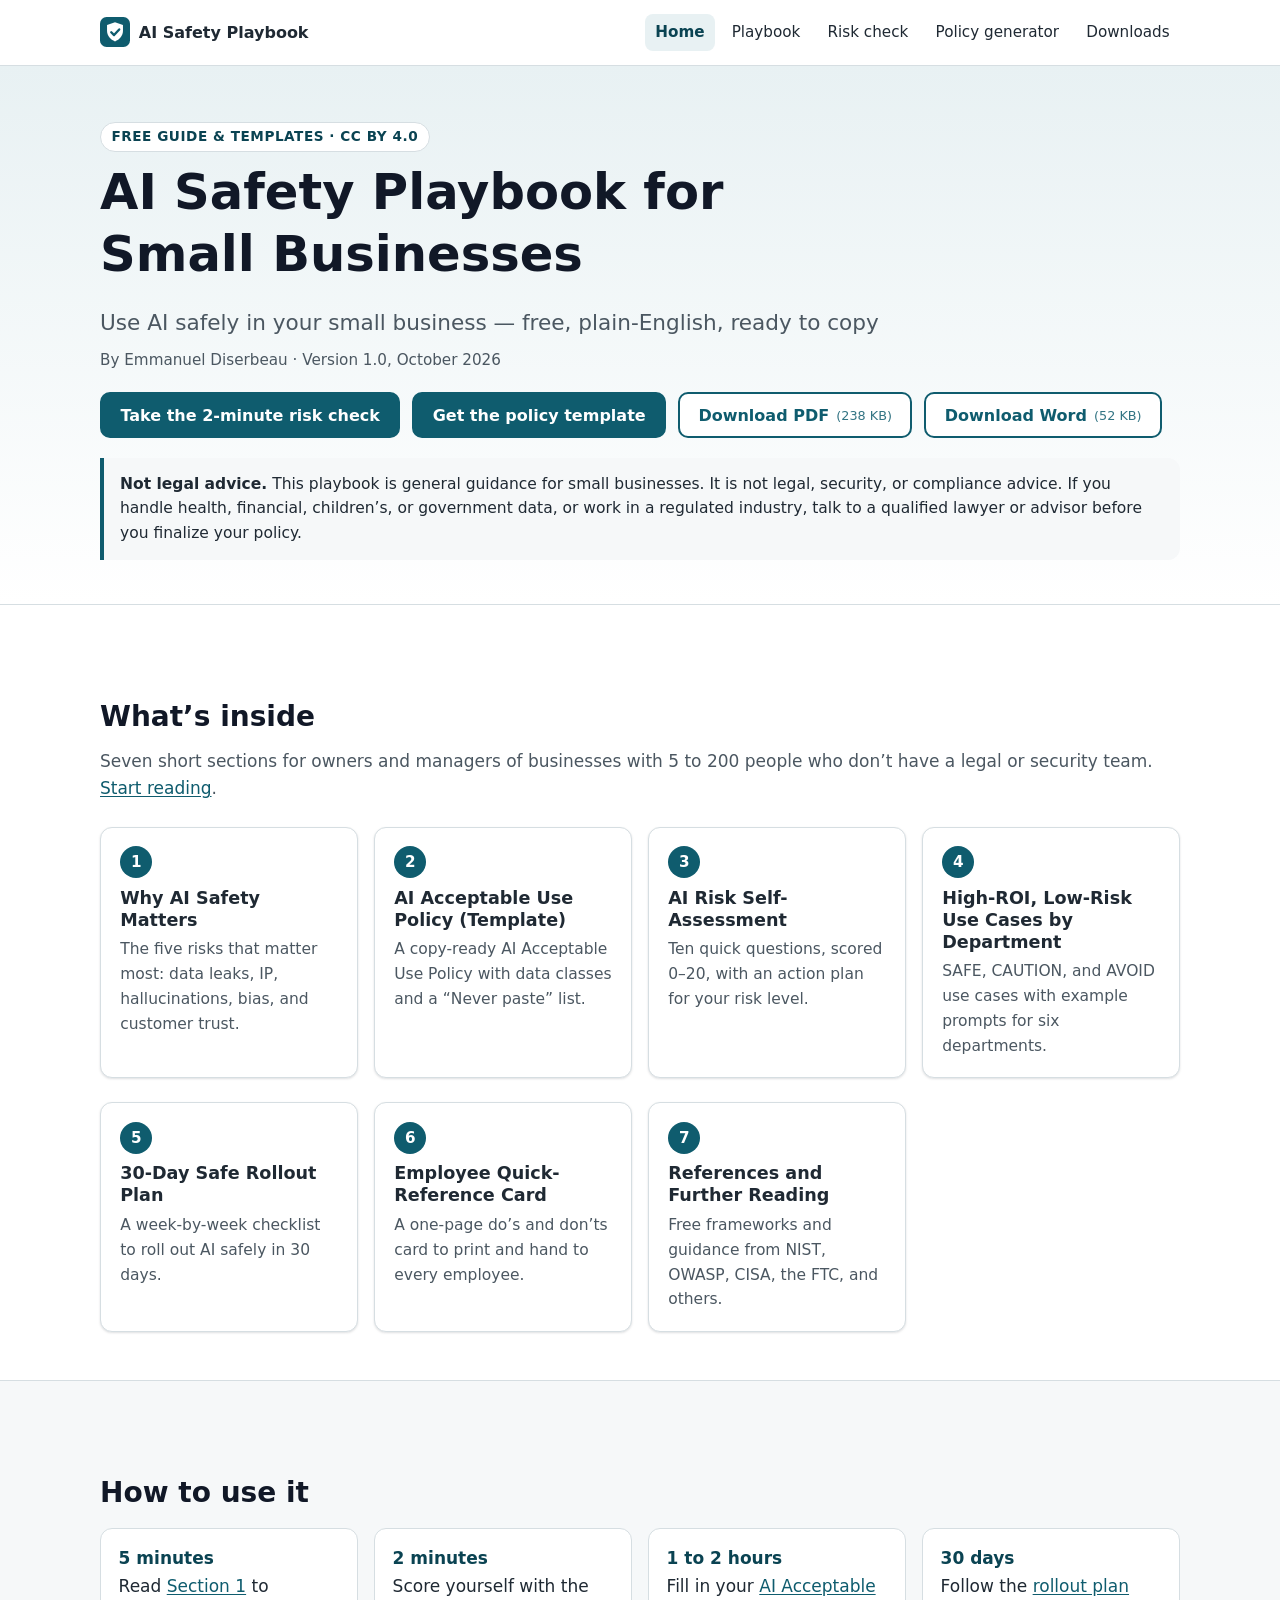
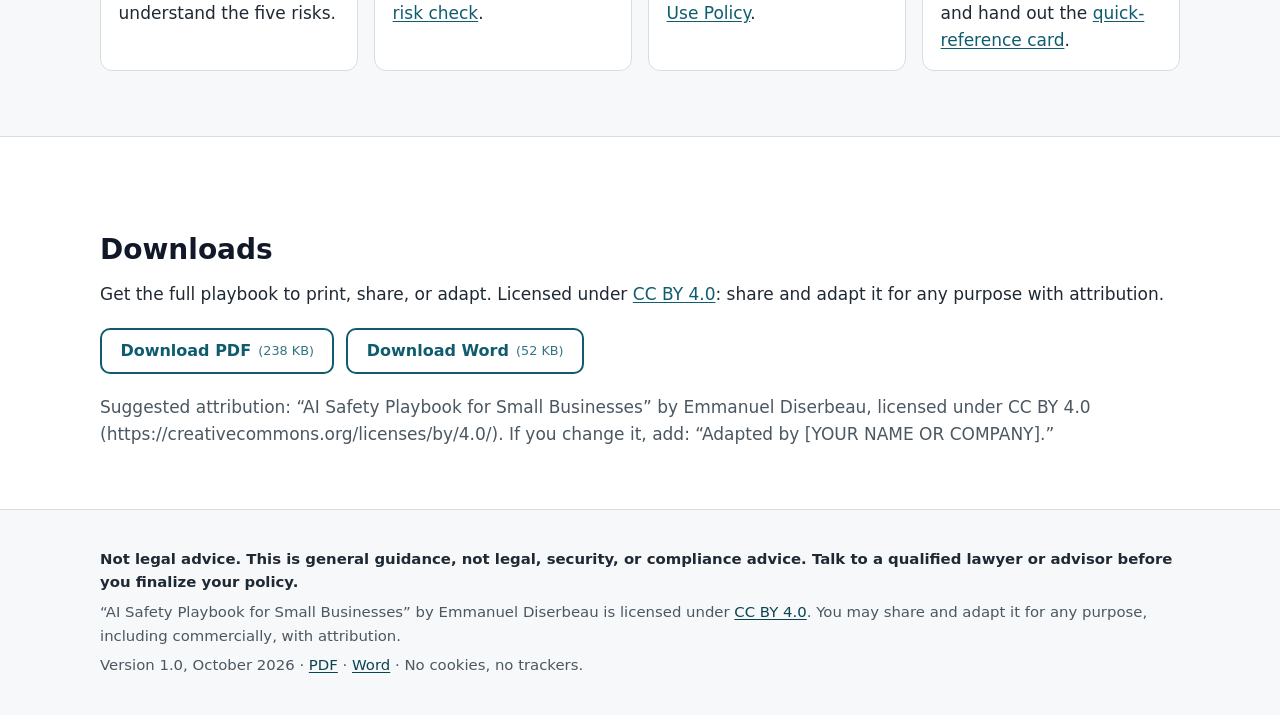
<file: index.html>
<!doctype html>
<html lang="en">
<head>
<meta charset="utf-8">
<meta name="viewport" content="width=device-width, initial-scale=1">
<title>AI Safety Playbook for Small Businesses</title>
<meta name="description" content="Use AI safely in your small business — free, plain-English, ready to copy. A guide, risk check, and AI policy template by Emmanuel Diserbeau.">
<meta name="author" content="Emmanuel Diserbeau">
<meta name="theme-color" content="#0F5C6E">
<meta name="referrer" content="no-referrer">
<meta http-equiv="Content-Security-Policy" content="default-src 'self'; img-src 'self' data:; style-src 'self'; script-src 'self'; connect-src 'none'; form-action 'none'; base-uri 'self'">
<link rel="icon" href="assets/favicon.svg" type="image/svg+xml">
<link rel="stylesheet" href="css/style.css">
<meta property="og:type" content="website">
<meta property="og:site_name" content="AI Safety Playbook for Small Businesses">
<meta property="og:title" content="AI Safety Playbook for Small Businesses">
<meta property="og:description" content="Use AI safely in your small business — free, plain-English, ready to copy. A guide, risk check, and AI policy template by Emmanuel Diserbeau.">
<meta property="og:image" content="https://venividivicila.github.io/ai-safety-playbook/assets/og-image.png">
<meta property="og:image:width" content="1200">
<meta property="og:image:height" content="630">
<meta property="og:image:alt" content="AI Safety Playbook for Small Businesses, by Emmanuel Diserbeau">
<meta name="twitter:card" content="summary_large_image">
<link rel="canonical" href="https://venividivicila.github.io/ai-safety-playbook/index.html">
<meta property="og:url" content="https://venividivicila.github.io/ai-safety-playbook/index.html">
</head>
<body class="">
<a class="skip-link" href="#main">Skip to main content</a>
<header class="site-header">
<div class="container">
<a class="brand" href="index.html"><img src="assets/favicon.svg" alt="" width="30" height="30"><span>AI Safety Playbook</span></a>
<nav class="site-nav" aria-label="Main">
<ul>
<li><a href="index.html" aria-current="page">Home</a></li>
<li><a href="playbook.html">Playbook</a></li>
<li><a href="assessment.html">Risk check</a></li>
<li><a href="policy.html">Policy generator</a></li>
<li><a href="index.html#downloads">Downloads</a></li>
</ul>
</nav>
</div>
</header>
<main id="main" tabindex="-1">

<section class="hero">
<div class="container">
<span class="eyebrow">Free guide &amp; templates · CC BY 4.0</span>
<h1>AI Safety Playbook for Small Businesses</h1>
<p class="lead">Use AI safely in your small business — free, plain-English, ready to copy</p>
<p class="byline">By Emmanuel Diserbeau · Version 1.0, October 2026</p>
<div class="btn-row">
<a class="btn" href="assessment.html">Take the 2-minute risk check</a>
<a class="btn" href="policy.html">Get the policy template</a>
<a class="btn secondary" href="downloads/AI_Safety_Playbook.pdf" download>Download PDF <small>(238 KB)</small></a>
<a class="btn secondary" href="downloads/AI_Safety_Playbook.docx" download>Download Word <small>(52 KB)</small></a>
</div>
<div class="notice"><p><strong>Not legal advice.</strong> This playbook is general guidance for small businesses. It is not legal, security, or compliance advice. If you handle health, financial, children’s, or government data, or work in a regulated industry, talk to a qualified lawyer or advisor before you finalize your policy.</p></div>
</div>
</section>
<section class="section-block" aria-labelledby="inside-h">
<div class="container">
<h2 id="inside-h">What’s inside</h2>
<p class="muted">Seven short sections for owners and managers of businesses with 5 to 200 people who don’t have a legal or security team. <a href="playbook.html">Start reading</a>.</p>
<ol class="cards">
<li class="card"><span class="num" aria-hidden="true">1</span><h3><a href="why-ai-safety-matters.html">Why AI Safety Matters</a></h3><p>The five risks that matter most: data leaks, IP, hallucinations, bias, and customer trust.</p></li>
<li class="card"><span class="num" aria-hidden="true">2</span><h3><a href="acceptable-use-policy-template.html">AI Acceptable Use Policy (Template)</a></h3><p>A copy-ready AI Acceptable Use Policy with data classes and a “Never paste” list.</p></li>
<li class="card"><span class="num" aria-hidden="true">3</span><h3><a href="risk-self-assessment.html">AI Risk Self-Assessment</a></h3><p>Ten quick questions, scored 0–20, with an action plan for your risk level.</p></li>
<li class="card"><span class="num" aria-hidden="true">4</span><h3><a href="use-cases-by-department.html">High-ROI, Low-Risk Use Cases by Department</a></h3><p>SAFE, CAUTION, and AVOID use cases with example prompts for six departments.</p></li>
<li class="card"><span class="num" aria-hidden="true">5</span><h3><a href="30-day-rollout-plan.html">30-Day Safe Rollout Plan</a></h3><p>A week-by-week checklist to roll out AI safely in 30 days.</p></li>
<li class="card"><span class="num" aria-hidden="true">6</span><h3><a href="employee-quick-reference.html">Employee Quick-Reference Card</a></h3><p>A one-page do’s and don’ts card to print and hand to every employee.</p></li>
<li class="card"><span class="num" aria-hidden="true">7</span><h3><a href="references.html">References and Further Reading</a></h3><p>Free frameworks and guidance from NIST, OWASP, CISA, the FTC, and others.</p></li>
</ol>
</div>
</section>
<section class="section-block alt" aria-labelledby="how-h">
<div class="container">
<h2 id="how-h">How to use it</h2>
<ul class="features">
<li><strong>5 minutes</strong>Read <a href="why-ai-safety-matters.html">Section 1</a> to understand the five risks.</li>
<li><strong>2 minutes</strong>Score yourself with the <a href="assessment.html">risk check</a>.</li>
<li><strong>1 to 2 hours</strong>Fill in your <a href="policy.html">AI Acceptable Use Policy</a>.</li>
<li><strong>30 days</strong>Follow the <a href="30-day-rollout-plan.html">rollout plan</a> and hand out the <a href="employee-quick-reference.html">quick-reference card</a>.</li>
</ul>
</div>
</section>
<section class="section-block" id="downloads" aria-labelledby="dl-h">
<div class="container">
<h2 id="dl-h">Downloads</h2>
<p>Get the full playbook to print, share, or adapt. Licensed under <a href="https://creativecommons.org/licenses/by/4.0/" rel="license noopener">CC BY 4.0</a>: share and adapt it for any purpose with attribution.</p>
<div class="btn-row">
<a class="btn secondary" href="downloads/AI_Safety_Playbook.pdf" download>Download PDF <small>(238 KB)</small></a>
<a class="btn secondary" href="downloads/AI_Safety_Playbook.docx" download>Download Word <small>(52 KB)</small></a>
</div>
<p class="muted">Suggested attribution: “AI Safety Playbook for Small Businesses” by Emmanuel Diserbeau, licensed under CC BY 4.0 (https://creativecommons.org/licenses/by/4.0/). If you change it, add: “Adapted by [YOUR NAME OR COMPANY].”</p>
</div>
</section>

</main>
<footer class="site-footer">
<div class="container">
<p class="legal">Not legal advice. This is general guidance, not legal, security, or compliance advice. Talk to a qualified lawyer or advisor before you finalize your policy.</p>
<p>“AI Safety Playbook for Small Businesses” by Emmanuel Diserbeau is licensed under <a href="https://creativecommons.org/licenses/by/4.0/" rel="license noopener">CC BY 4.0</a>. You may share and adapt it for any purpose, including commercially, with attribution.</p>
<p>Version 1.0, October 2026 · <a href="downloads/AI_Safety_Playbook.pdf">PDF</a> · <a href="downloads/AI_Safety_Playbook.docx">Word</a> · No cookies, no trackers.</p>
</div>
</footer>

</body>
</html>
</file>
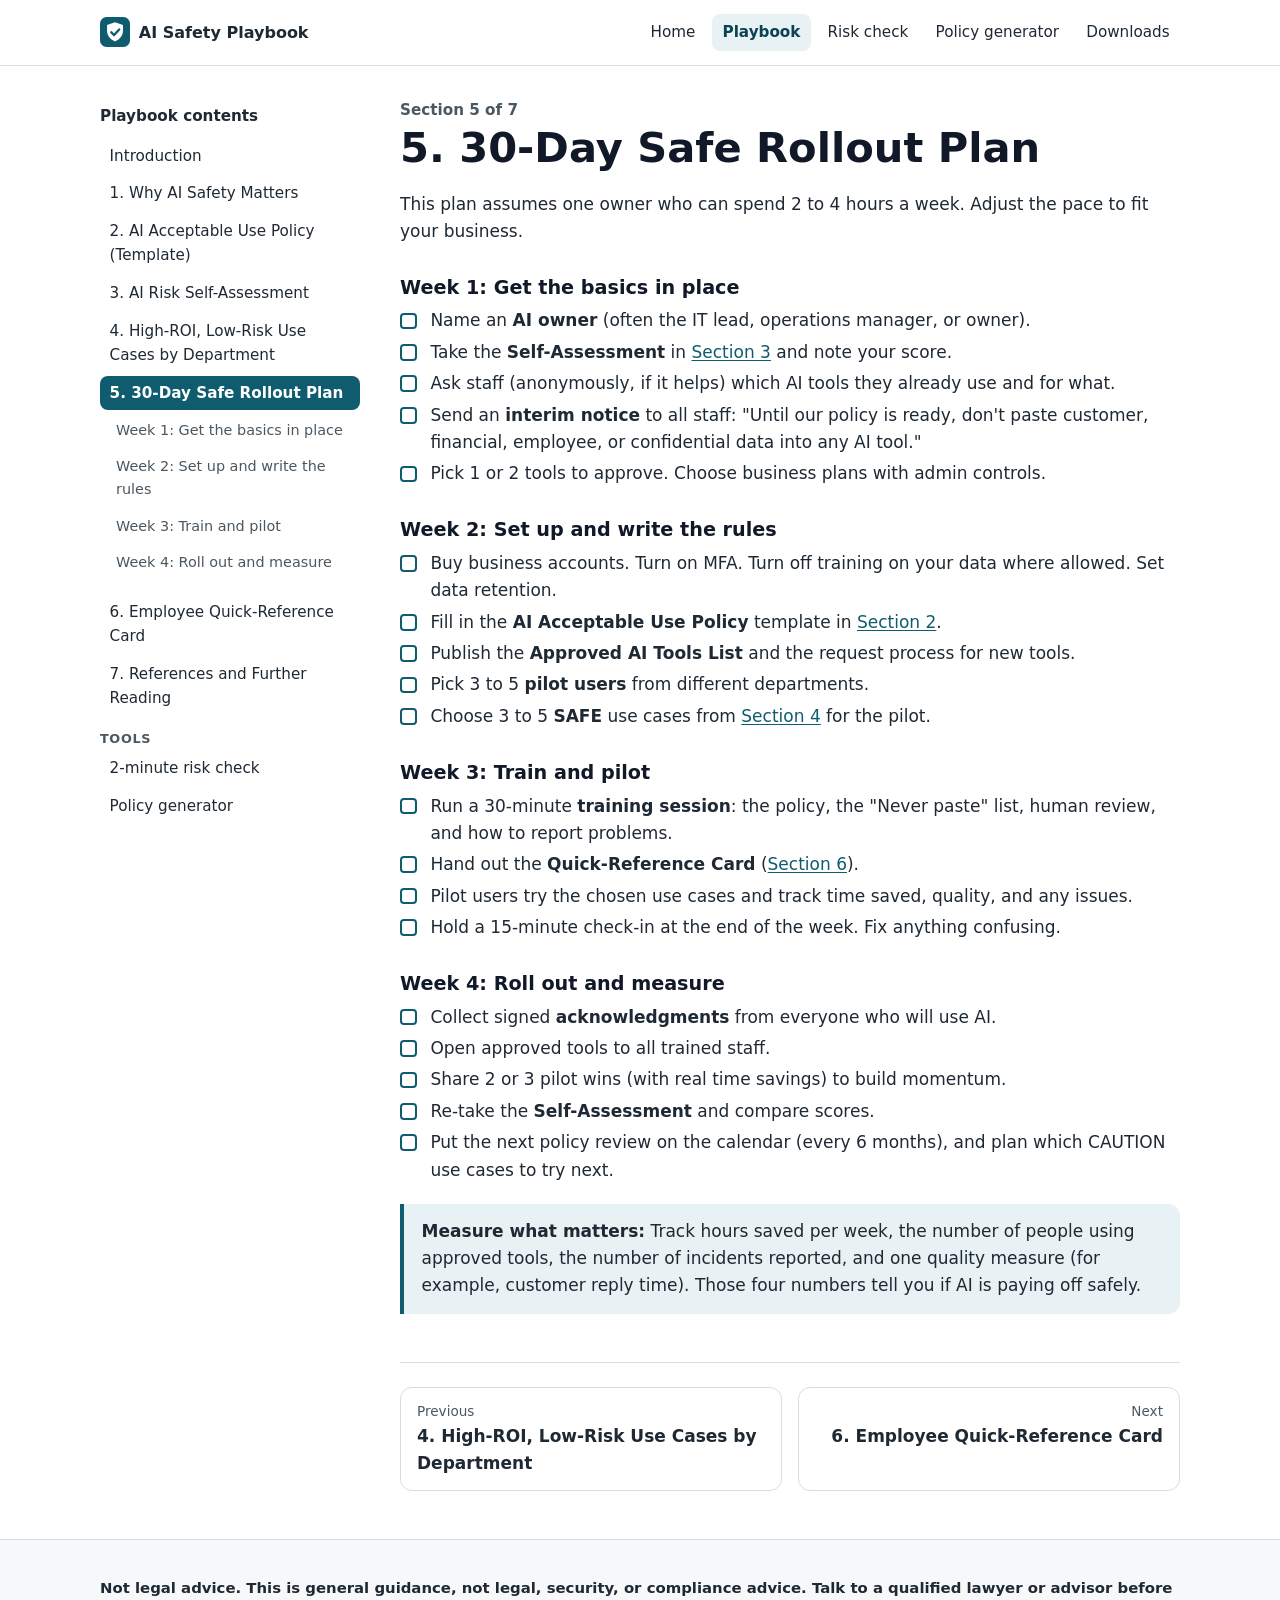
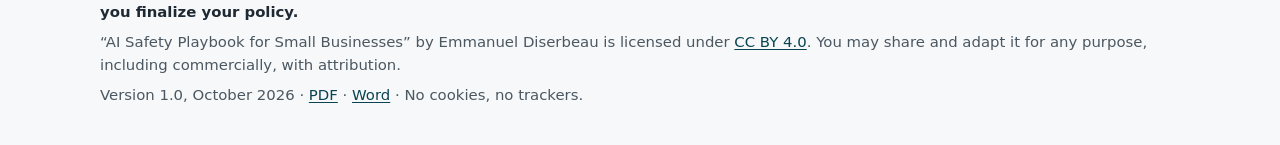
<file: 30-day-rollout-plan.html>
<!doctype html>
<html lang="en">
<head>
<meta charset="utf-8">
<meta name="viewport" content="width=device-width, initial-scale=1">
<title>5. 30-Day Safe Rollout Plan · AI Safety Playbook for Small Businesses</title>
<meta name="description" content="This plan assumes one owner who can spend 2 to 4 hours a week. Adjust the pace to fit your business.">
<meta name="author" content="Emmanuel Diserbeau">
<meta name="theme-color" content="#0F5C6E">
<meta name="referrer" content="no-referrer">
<meta http-equiv="Content-Security-Policy" content="default-src 'self'; img-src 'self' data:; style-src 'self'; script-src 'self'; connect-src 'none'; form-action 'none'; base-uri 'self'">
<link rel="icon" href="assets/favicon.svg" type="image/svg+xml">
<link rel="stylesheet" href="css/style.css">
<meta property="og:type" content="website">
<meta property="og:site_name" content="AI Safety Playbook for Small Businesses">
<meta property="og:title" content="5. 30-Day Safe Rollout Plan · AI Safety Playbook for Small Businesses">
<meta property="og:description" content="This plan assumes one owner who can spend 2 to 4 hours a week. Adjust the pace to fit your business.">
<meta property="og:image" content="https://venividivicila.github.io/ai-safety-playbook/assets/og-image.png">
<meta property="og:image:width" content="1200">
<meta property="og:image:height" content="630">
<meta property="og:image:alt" content="AI Safety Playbook for Small Businesses, by Emmanuel Diserbeau">
<meta name="twitter:card" content="summary_large_image">
<link rel="canonical" href="https://venividivicila.github.io/ai-safety-playbook/30-day-rollout-plan.html">
<meta property="og:url" content="https://venividivicila.github.io/ai-safety-playbook/30-day-rollout-plan.html">
</head>
<body class="">
<a class="skip-link" href="#main">Skip to main content</a>
<header class="site-header">
<div class="container">
<a class="brand" href="index.html"><img src="assets/favicon.svg" alt="" width="30" height="30"><span>AI Safety Playbook</span></a>
<nav class="site-nav" aria-label="Main">
<ul>
<li><a href="index.html">Home</a></li>
<li><a href="playbook.html" aria-current="page">Playbook</a></li>
<li><a href="assessment.html">Risk check</a></li>
<li><a href="policy.html">Policy generator</a></li>
<li><a href="index.html#downloads">Downloads</a></li>
</ul>
</nav>
</div>
</header>
<main id="main" tabindex="-1">
<div class="container doc-layout">
<aside class="doc-sidebar" aria-label="Playbook contents">
<details open>
<summary>Playbook contents <span class="toggle-hint muted">(tap to open/close)</span></summary>
<ol>
<li><a href="playbook.html">Introduction</a></li>
<li><a href="why-ai-safety-matters.html">1. Why AI Safety Matters</a></li><li><a href="acceptable-use-policy-template.html">2. AI Acceptable Use Policy (Template)</a></li><li><a href="risk-self-assessment.html">3. AI Risk Self-Assessment</a></li><li><a href="use-cases-by-department.html">4. High-ROI, Low-Risk Use Cases by Department</a></li><li><a href="30-day-rollout-plan.html" aria-current="page">5. 30-Day Safe Rollout Plan</a><ul class="toc-sub"><li><a href="#week-1-get-the-basics-in-place">Week 1: Get the basics in place</a></li><li><a href="#week-2-set-up-and-write-the-rules">Week 2: Set up and write the rules</a></li><li><a href="#week-3-train-and-pilot">Week 3: Train and pilot</a></li><li><a href="#week-4-roll-out-and-measure">Week 4: Roll out and measure</a></li></ul></li><li><a href="employee-quick-reference.html">6. Employee Quick-Reference Card</a></li><li><a href="references.html">7. References and Further Reading</a></li>
</ol>
<h2>Tools</h2>
<ul>
<li><a href="assessment.html">2-minute risk check</a></li>
<li><a href="policy.html">Policy generator</a></li>
</ul>
</details>
</aside>
<article class="doc-content">
<p class="kicker">Section 5 of 7</p>
<h1>5. 30-Day Safe Rollout Plan</h1>

<p>This plan assumes one owner who can spend 2 to 4 hours a week. Adjust the pace to fit your business.</p>
<h3 id="week-1-get-the-basics-in-place">Week 1: Get the basics in place</h3>
<ul class="tasks">
<li>Name an <strong>AI owner</strong> (often the IT lead, operations manager, or owner).</li>
<li>Take the <strong>Self-Assessment</strong> in <a href="risk-self-assessment.html">Section 3</a> and note your score.</li>
<li>Ask staff (anonymously, if it helps) which AI tools they already use and for what.</li>
<li>Send an <strong>interim notice</strong> to all staff: "Until our policy is ready, don't paste customer, financial, employee, or confidential data into any AI tool."</li>
<li>Pick 1 or 2 tools to approve. Choose business plans with admin controls.</li>
</ul>
<h3 id="week-2-set-up-and-write-the-rules">Week 2: Set up and write the rules</h3>
<ul class="tasks">
<li>Buy business accounts. Turn on MFA. Turn off training on your data where allowed. Set data retention.</li>
<li>Fill in the <strong>AI Acceptable Use Policy</strong> template in <a href="acceptable-use-policy-template.html">Section 2</a>.</li>
<li>Publish the <strong>Approved AI Tools List</strong> and the request process for new tools.</li>
<li>Pick 3 to 5 <strong>pilot users</strong> from different departments.</li>
<li>Choose 3 to 5 <strong>SAFE</strong> use cases from <a href="use-cases-by-department.html">Section 4</a> for the pilot.</li>
</ul>
<h3 id="week-3-train-and-pilot">Week 3: Train and pilot</h3>
<ul class="tasks">
<li>Run a 30-minute <strong>training session</strong>: the policy, the "Never paste" list, human review, and how to report problems.</li>
<li>Hand out the <strong>Quick-Reference Card</strong> (<a href="employee-quick-reference.html">Section 6</a>).</li>
<li>Pilot users try the chosen use cases and track time saved, quality, and any issues.</li>
<li>Hold a 15-minute check-in at the end of the week. Fix anything confusing.</li>
</ul>
<h3 id="week-4-roll-out-and-measure">Week 4: Roll out and measure</h3>
<ul class="tasks">
<li>Collect signed <strong>acknowledgments</strong> from everyone who will use AI.</li>
<li>Open approved tools to all trained staff.</li>
<li>Share 2 or 3 pilot wins (with real time savings) to build momentum.</li>
<li>Re-take the <strong>Self-Assessment</strong> and compare scores.</li>
<li>Put the next policy review on the calendar (every 6 months), and plan which CAUTION use cases to try next.</li>
</ul>
<blockquote>
<p><strong>Measure what matters:</strong> Track hours saved per week, the number of people using approved tools, the number of incidents reported, and one quality measure (for example, customer reply time). Those four numbers tell you if AI is paying off safely.</p>
</blockquote>
<nav class="pager" aria-label="Previous and next section">
<a class="prev" href="use-cases-by-department.html"><span>Previous</span><strong>4. High-ROI, Low-Risk Use Cases by Department</strong></a>
<a class="next" href="employee-quick-reference.html"><span>Next</span><strong>6. Employee Quick-Reference Card</strong></a>
</nav>
</article>
</div>
</main>
<footer class="site-footer">
<div class="container">
<p class="legal">Not legal advice. This is general guidance, not legal, security, or compliance advice. Talk to a qualified lawyer or advisor before you finalize your policy.</p>
<p>“AI Safety Playbook for Small Businesses” by Emmanuel Diserbeau is licensed under <a href="https://creativecommons.org/licenses/by/4.0/" rel="license noopener">CC BY 4.0</a>. You may share and adapt it for any purpose, including commercially, with attribution.</p>
<p>Version 1.0, October 2026 · <a href="downloads/AI_Safety_Playbook.pdf">PDF</a> · <a href="downloads/AI_Safety_Playbook.docx">Word</a> · No cookies, no trackers.</p>
</div>
</footer>
<script src="js/site.js"></script>
</body>
</html>
</file>
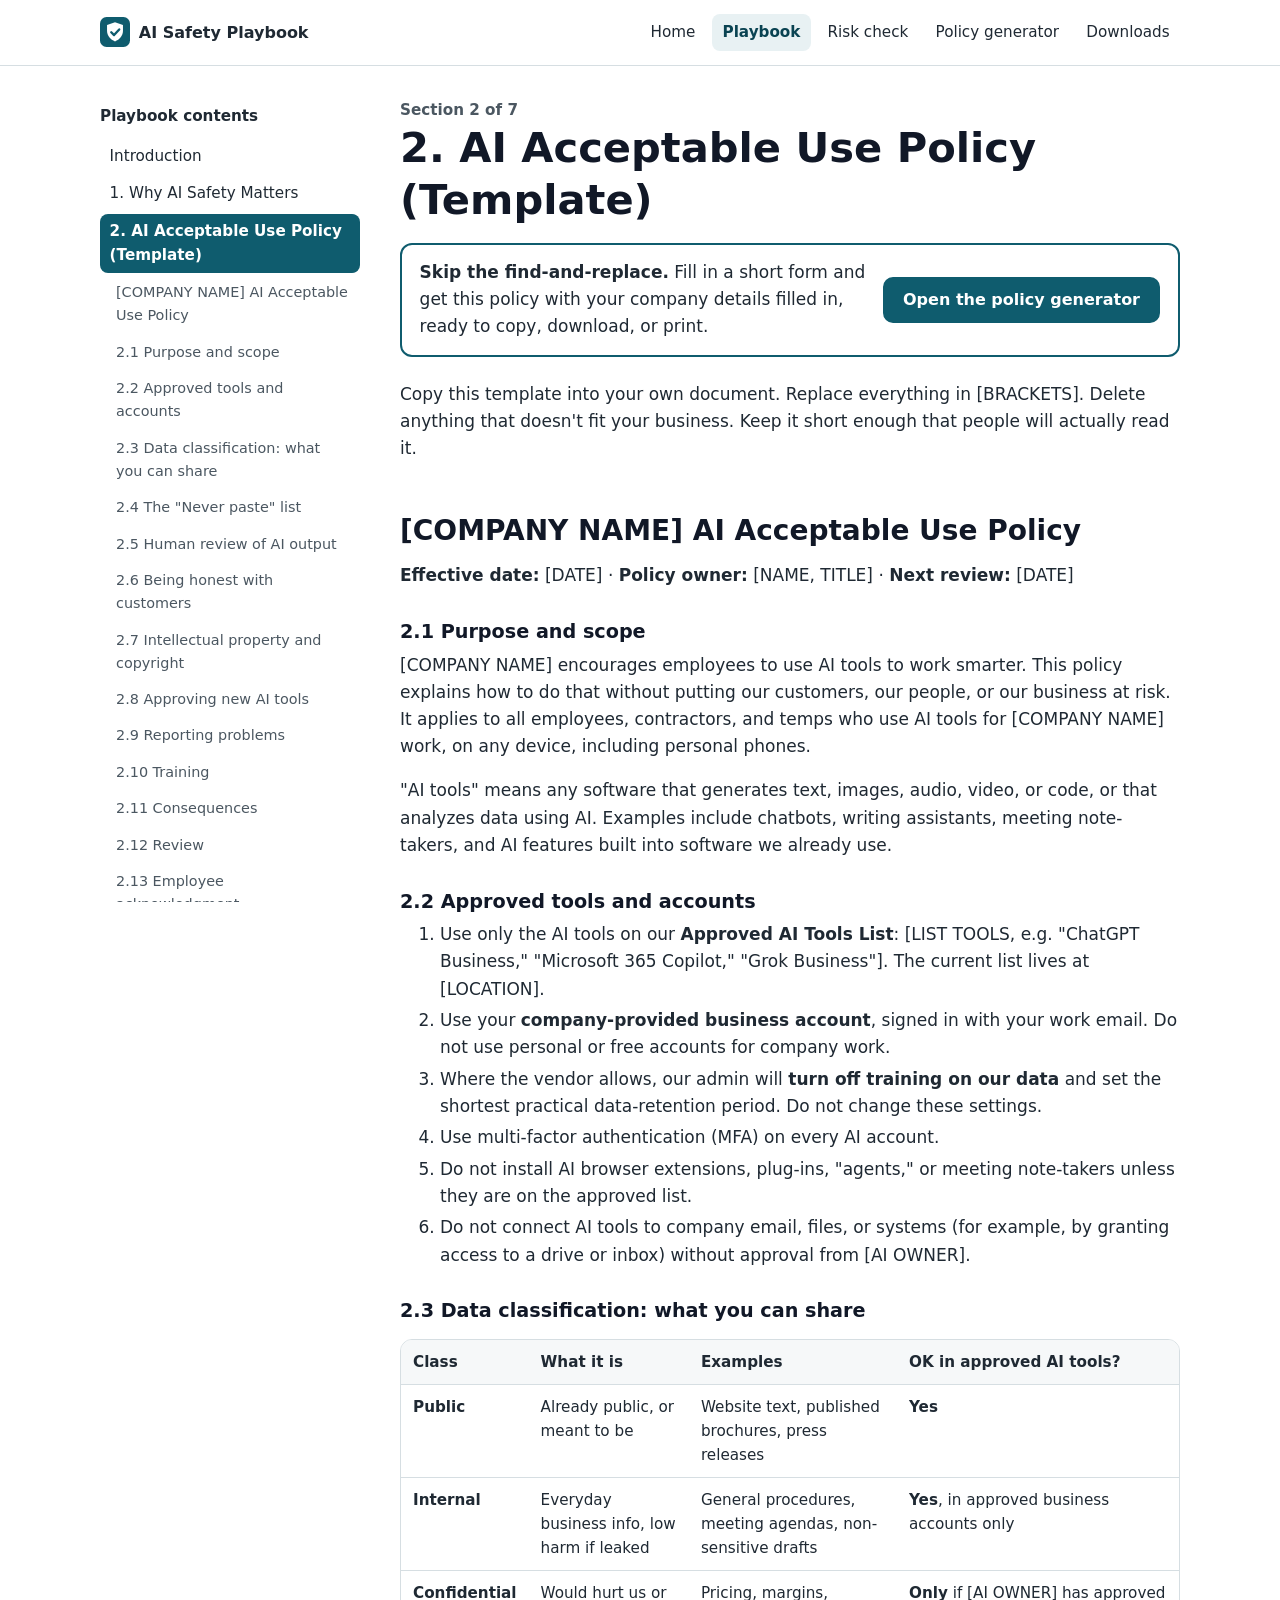
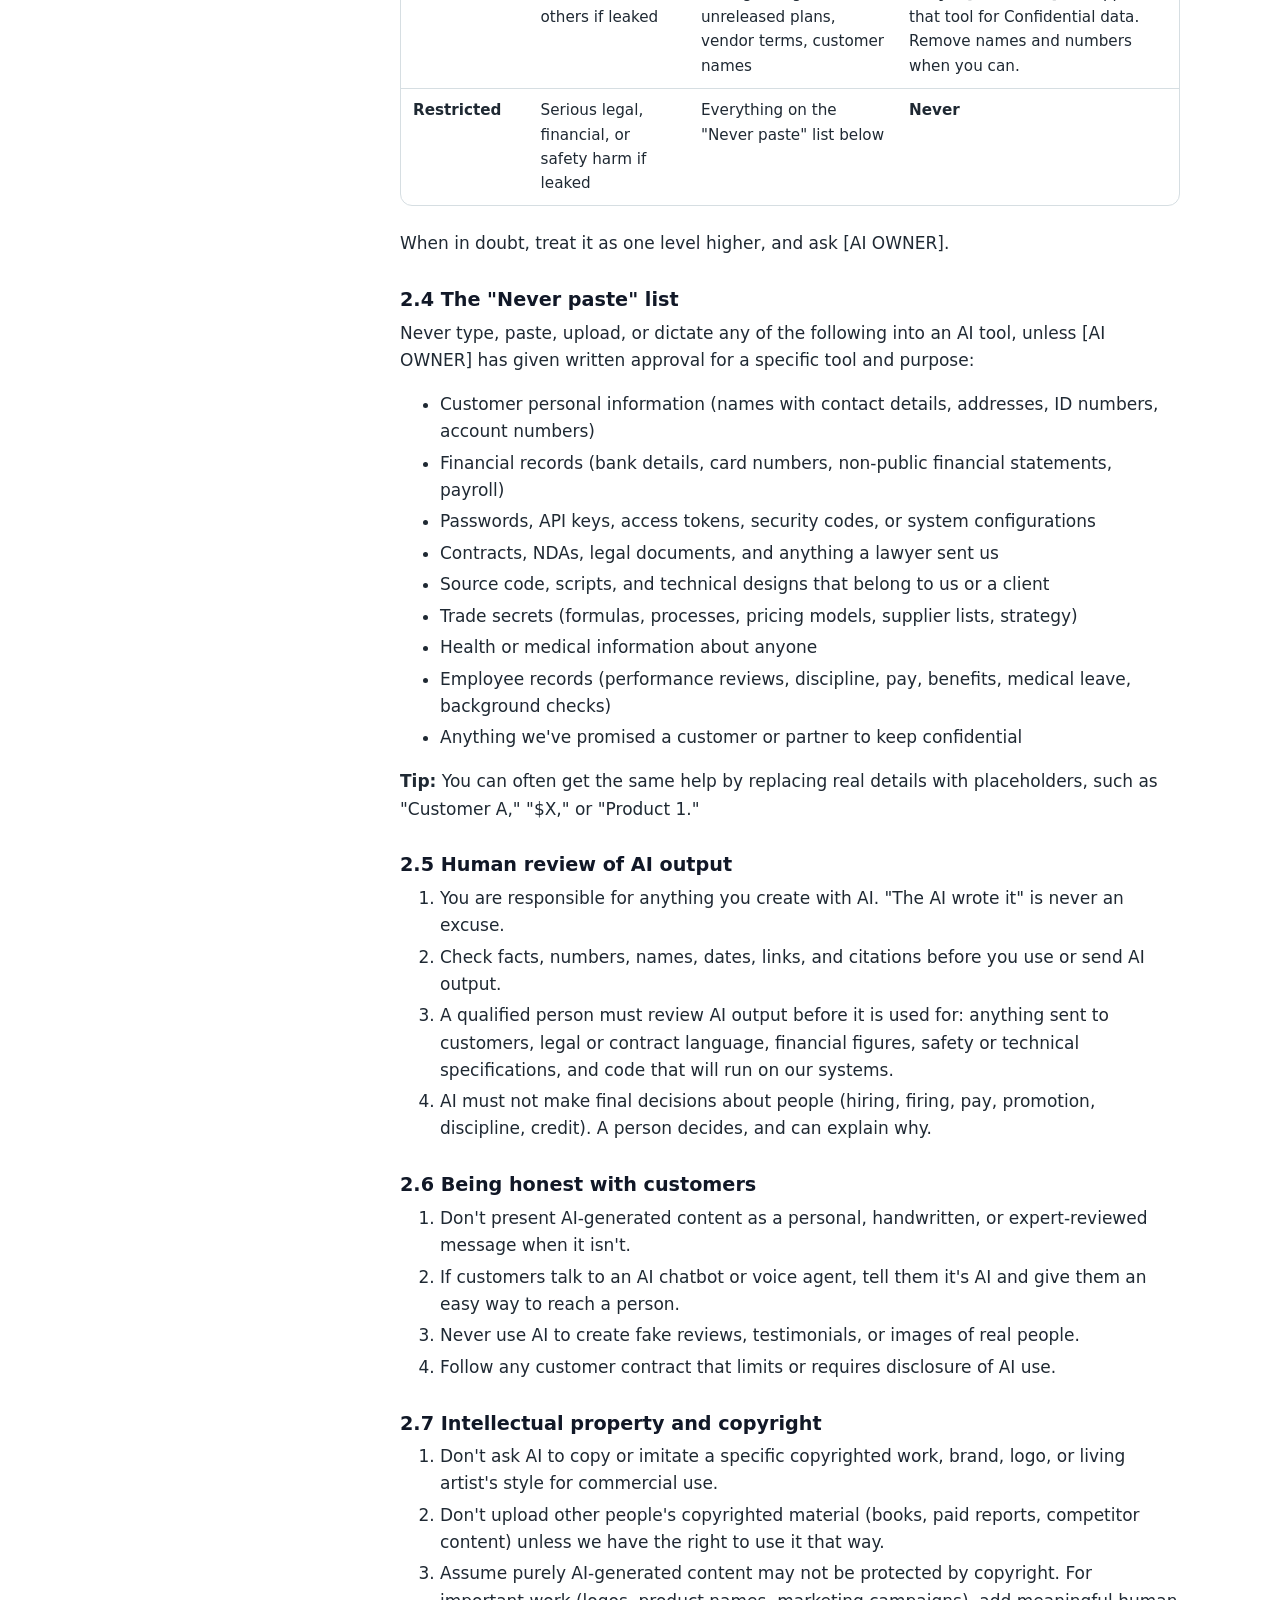
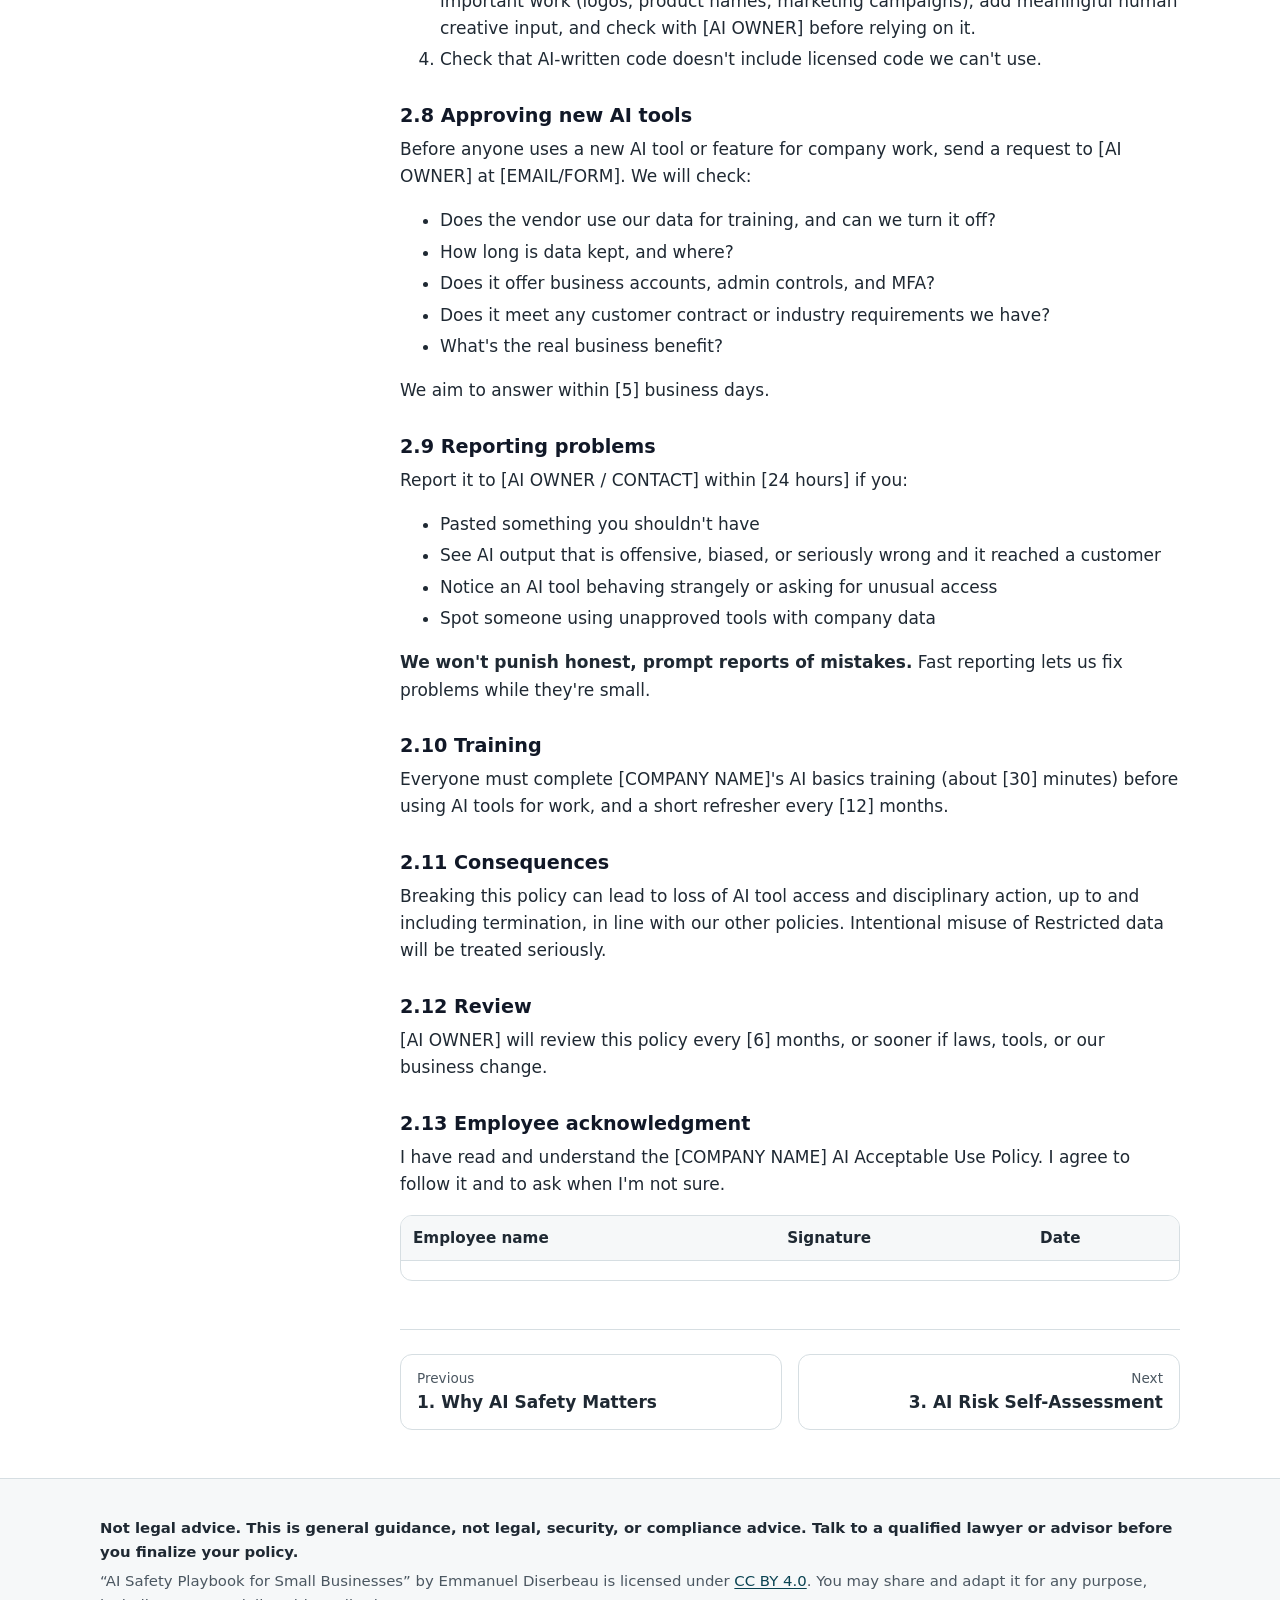
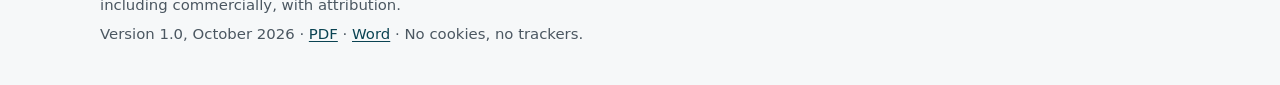
<file: acceptable-use-policy-template.html>
<!doctype html>
<html lang="en">
<head>
<meta charset="utf-8">
<meta name="viewport" content="width=device-width, initial-scale=1">
<title>2. AI Acceptable Use Policy (Template) · AI Safety Playbook for Small Businesses</title>
<meta name="description" content="Copy this template into your own document. Replace everything in [BRACKETS]. Delete anything that doesn&#x27;t fit your business. Keep it short enough that people will actually read it.">
<meta name="author" content="Emmanuel Diserbeau">
<meta name="theme-color" content="#0F5C6E">
<meta name="referrer" content="no-referrer">
<meta http-equiv="Content-Security-Policy" content="default-src 'self'; img-src 'self' data:; style-src 'self'; script-src 'self'; connect-src 'none'; form-action 'none'; base-uri 'self'">
<link rel="icon" href="assets/favicon.svg" type="image/svg+xml">
<link rel="stylesheet" href="css/style.css">
<meta property="og:type" content="website">
<meta property="og:site_name" content="AI Safety Playbook for Small Businesses">
<meta property="og:title" content="2. AI Acceptable Use Policy (Template) · AI Safety Playbook for Small Businesses">
<meta property="og:description" content="Copy this template into your own document. Replace everything in [BRACKETS]. Delete anything that doesn&#x27;t fit your business. Keep it short enough that people will actually read it.">
<meta property="og:image" content="https://venividivicila.github.io/ai-safety-playbook/assets/og-image.png">
<meta property="og:image:width" content="1200">
<meta property="og:image:height" content="630">
<meta property="og:image:alt" content="AI Safety Playbook for Small Businesses, by Emmanuel Diserbeau">
<meta name="twitter:card" content="summary_large_image">
<link rel="canonical" href="https://venividivicila.github.io/ai-safety-playbook/acceptable-use-policy-template.html">
<meta property="og:url" content="https://venividivicila.github.io/ai-safety-playbook/acceptable-use-policy-template.html">
</head>
<body class="">
<a class="skip-link" href="#main">Skip to main content</a>
<header class="site-header">
<div class="container">
<a class="brand" href="index.html"><img src="assets/favicon.svg" alt="" width="30" height="30"><span>AI Safety Playbook</span></a>
<nav class="site-nav" aria-label="Main">
<ul>
<li><a href="index.html">Home</a></li>
<li><a href="playbook.html" aria-current="page">Playbook</a></li>
<li><a href="assessment.html">Risk check</a></li>
<li><a href="policy.html">Policy generator</a></li>
<li><a href="index.html#downloads">Downloads</a></li>
</ul>
</nav>
</div>
</header>
<main id="main" tabindex="-1">
<div class="container doc-layout">
<aside class="doc-sidebar" aria-label="Playbook contents">
<details open>
<summary>Playbook contents <span class="toggle-hint muted">(tap to open/close)</span></summary>
<ol>
<li><a href="playbook.html">Introduction</a></li>
<li><a href="why-ai-safety-matters.html">1. Why AI Safety Matters</a></li><li><a href="acceptable-use-policy-template.html" aria-current="page">2. AI Acceptable Use Policy (Template)</a><ul class="toc-sub"><li><a href="#company-name-ai-acceptable-use-policy">[COMPANY NAME] AI Acceptable Use Policy</a></li><li><a href="#2-1-purpose-and-scope">2.1 Purpose and scope</a></li><li><a href="#2-2-approved-tools-and-accounts">2.2 Approved tools and accounts</a></li><li><a href="#2-3-data-classification-what-you-can-share">2.3 Data classification: what you can share</a></li><li><a href="#2-4-the-never-paste-list">2.4 The "Never paste" list</a></li><li><a href="#2-5-human-review-of-ai-output">2.5 Human review of AI output</a></li><li><a href="#2-6-being-honest-with-customers">2.6 Being honest with customers</a></li><li><a href="#2-7-intellectual-property-and-copyright">2.7 Intellectual property and copyright</a></li><li><a href="#2-8-approving-new-ai-tools">2.8 Approving new AI tools</a></li><li><a href="#2-9-reporting-problems">2.9 Reporting problems</a></li><li><a href="#2-10-training">2.10 Training</a></li><li><a href="#2-11-consequences">2.11 Consequences</a></li><li><a href="#2-12-review">2.12 Review</a></li><li><a href="#2-13-employee-acknowledgment">2.13 Employee acknowledgment</a></li></ul></li><li><a href="risk-self-assessment.html">3. AI Risk Self-Assessment</a></li><li><a href="use-cases-by-department.html">4. High-ROI, Low-Risk Use Cases by Department</a></li><li><a href="30-day-rollout-plan.html">5. 30-Day Safe Rollout Plan</a></li><li><a href="employee-quick-reference.html">6. Employee Quick-Reference Card</a></li><li><a href="references.html">7. References and Further Reading</a></li>
</ol>
<h2>Tools</h2>
<ul>
<li><a href="assessment.html">2-minute risk check</a></li>
<li><a href="policy.html">Policy generator</a></li>
</ul>
</details>
</aside>
<article class="doc-content">
<p class="kicker">Section 2 of 7</p>
<h1>2. AI Acceptable Use Policy (Template)</h1>
<div class="tool-callout no-print"><p><strong>Skip the find-and-replace.</strong> Fill in a short form and get this policy with your company details filled in, ready to copy, download, or print.</p><a class="btn" href="policy.html">Open the policy generator</a></div>
<p>Copy this template into your own document. Replace everything in [BRACKETS]. Delete anything that doesn't fit your business. Keep it short enough that people will actually read it.</p>
<h2 id="company-name-ai-acceptable-use-policy">[COMPANY NAME] AI Acceptable Use Policy</h2>
<p><strong>Effective date:</strong> [DATE] · <strong>Policy owner:</strong> [NAME, TITLE] · <strong>Next review:</strong> [DATE]</p>
<h3 id="2-1-purpose-and-scope">2.1 Purpose and scope</h3>
<p>[COMPANY NAME] encourages employees to use AI tools to work smarter. This policy explains how to do that without putting our customers, our people, or our business at risk. It applies to all employees, contractors, and temps who use AI tools for [COMPANY NAME] work, on any device, including personal phones.</p>
<p>"AI tools" means any software that generates text, images, audio, video, or code, or that analyzes data using AI. Examples include chatbots, writing assistants, meeting note-takers, and AI features built into software we already use.</p>
<h3 id="2-2-approved-tools-and-accounts">2.2 Approved tools and accounts</h3>
<ol>
<li>Use only the AI tools on our <strong>Approved AI Tools List</strong>: [LIST TOOLS, e.g. "ChatGPT Business," "Microsoft 365 Copilot," "Grok Business"]. The current list lives at [LOCATION].</li>
<li>Use your <strong>company-provided business account</strong>, signed in with your work email. Do not use personal or free accounts for company work.</li>
<li>Where the vendor allows, our admin will <strong>turn off training on our data</strong> and set the shortest practical data-retention period. Do not change these settings.</li>
<li>Use multi-factor authentication (MFA) on every AI account.</li>
<li>Do not install AI browser extensions, plug-ins, "agents," or meeting note-takers unless they are on the approved list.</li>
<li>Do not connect AI tools to company email, files, or systems (for example, by granting access to a drive or inbox) without approval from [AI OWNER].</li>
</ol>
<h3 id="2-3-data-classification-what-you-can-share">2.3 Data classification: what you can share</h3>
<div class="table-wrap" role="region" tabindex="0" aria-label="Table 1 (scrollable)"><table>
<thead>
<tr>
<th>Class</th>
<th>What it is</th>
<th>Examples</th>
<th>OK in approved AI tools?</th>
</tr>
</thead>
<tbody>
<tr>
<td><strong>Public</strong></td>
<td>Already public, or meant to be</td>
<td>Website text, published brochures, press releases</td>
<td><strong>Yes</strong></td>
</tr>
<tr>
<td><strong>Internal</strong></td>
<td>Everyday business info, low harm if leaked</td>
<td>General procedures, meeting agendas, non-sensitive drafts</td>
<td><strong>Yes</strong>, in approved business accounts only</td>
</tr>
<tr>
<td><strong>Confidential</strong></td>
<td>Would hurt us or others if leaked</td>
<td>Pricing, margins, unreleased plans, vendor terms, customer names</td>
<td><strong>Only</strong> if [AI OWNER] has approved that tool for Confidential data. Remove names and numbers when you can.</td>
</tr>
<tr>
<td><strong>Restricted</strong></td>
<td>Serious legal, financial, or safety harm if leaked</td>
<td>Everything on the "Never paste" list below</td>
<td><strong>Never</strong></td>
</tr>
</tbody>
</table></div>
<p>When in doubt, treat it as one level higher, and ask [AI OWNER].</p>
<h3 id="2-4-the-never-paste-list">2.4 The "Never paste" list</h3>
<p>Never type, paste, upload, or dictate any of the following into an AI tool, unless [AI OWNER] has given written approval for a specific tool and purpose:</p>
<ul>
<li>Customer personal information (names with contact details, addresses, ID numbers, account numbers)</li>
<li>Financial records (bank details, card numbers, non-public financial statements, payroll)</li>
<li>Passwords, API keys, access tokens, security codes, or system configurations</li>
<li>Contracts, NDAs, legal documents, and anything a lawyer sent us</li>
<li>Source code, scripts, and technical designs that belong to us or a client</li>
<li>Trade secrets (formulas, processes, pricing models, supplier lists, strategy)</li>
<li>Health or medical information about anyone</li>
<li>Employee records (performance reviews, discipline, pay, benefits, medical leave, background checks)</li>
<li>Anything we've promised a customer or partner to keep confidential</li>
</ul>
<p><strong>Tip:</strong> You can often get the same help by replacing real details with placeholders, such as "Customer A," "$X," or "Product 1."</p>
<h3 id="2-5-human-review-of-ai-output">2.5 Human review of AI output</h3>
<ol>
<li>You are responsible for anything you create with AI. "The AI wrote it" is never an excuse.</li>
<li>Check facts, numbers, names, dates, links, and citations before you use or send AI output.</li>
<li>A qualified person must review AI output before it is used for: anything sent to customers, legal or contract language, financial figures, safety or technical specifications, and code that will run on our systems.</li>
<li>AI must not make final decisions about people (hiring, firing, pay, promotion, discipline, credit). A person decides, and can explain why.</li>
</ol>
<h3 id="2-6-being-honest-with-customers">2.6 Being honest with customers</h3>
<ol>
<li>Don't present AI-generated content as a personal, handwritten, or expert-reviewed message when it isn't.</li>
<li>If customers talk to an AI chatbot or voice agent, tell them it's AI and give them an easy way to reach a person.</li>
<li>Never use AI to create fake reviews, testimonials, or images of real people.</li>
<li>Follow any customer contract that limits or requires disclosure of AI use.</li>
</ol>
<h3 id="2-7-intellectual-property-and-copyright">2.7 Intellectual property and copyright</h3>
<ol>
<li>Don't ask AI to copy or imitate a specific copyrighted work, brand, logo, or living artist's style for commercial use.</li>
<li>Don't upload other people's copyrighted material (books, paid reports, competitor content) unless we have the right to use it that way.</li>
<li>Assume purely AI-generated content may not be protected by copyright. For important work (logos, product names, marketing campaigns), add meaningful human creative input, and check with [AI OWNER] before relying on it.</li>
<li>Check that AI-written code doesn't include licensed code we can't use.</li>
</ol>
<h3 id="2-8-approving-new-ai-tools">2.8 Approving new AI tools</h3>
<p>Before anyone uses a new AI tool or feature for company work, send a request to [AI OWNER] at [EMAIL/FORM]. We will check:</p>
<ul>
<li>Does the vendor use our data for training, and can we turn it off?</li>
<li>How long is data kept, and where?</li>
<li>Does it offer business accounts, admin controls, and MFA?</li>
<li>Does it meet any customer contract or industry requirements we have?</li>
<li>What's the real business benefit?</li>
</ul>
<p>We aim to answer within [5] business days.</p>
<h3 id="2-9-reporting-problems">2.9 Reporting problems</h3>
<p>Report it to [AI OWNER / CONTACT] within [24 hours] if you:</p>
<ul>
<li>Pasted something you shouldn't have</li>
<li>See AI output that is offensive, biased, or seriously wrong and it reached a customer</li>
<li>Notice an AI tool behaving strangely or asking for unusual access</li>
<li>Spot someone using unapproved tools with company data</li>
</ul>
<p><strong>We won't punish honest, prompt reports of mistakes.</strong> Fast reporting lets us fix problems while they're small.</p>
<h3 id="2-10-training">2.10 Training</h3>
<p>Everyone must complete [COMPANY NAME]'s AI basics training (about [30] minutes) before using AI tools for work, and a short refresher every [12] months.</p>
<h3 id="2-11-consequences">2.11 Consequences</h3>
<p>Breaking this policy can lead to loss of AI tool access and disciplinary action, up to and including termination, in line with our other policies. Intentional misuse of Restricted data will be treated seriously.</p>
<h3 id="2-12-review">2.12 Review</h3>
<p>[AI OWNER] will review this policy every [6] months, or sooner if laws, tools, or our business change.</p>
<h3 id="2-13-employee-acknowledgment">2.13 Employee acknowledgment</h3>
<p>I have read and understand the [COMPANY NAME] AI Acceptable Use Policy. I agree to follow it and to ask when I'm not sure.</p>
<div class="table-wrap" role="region" tabindex="0" aria-label="Table 2 (scrollable)"><table>
<thead>
<tr>
<th>Employee name</th>
<th>Signature</th>
<th>Date</th>
</tr>
</thead>
<tbody>
<tr>
<td></td>
<td></td>
<td></td>
</tr>
</tbody>
</table></div>
<nav class="pager" aria-label="Previous and next section">
<a class="prev" href="why-ai-safety-matters.html"><span>Previous</span><strong>1. Why AI Safety Matters</strong></a>
<a class="next" href="risk-self-assessment.html"><span>Next</span><strong>3. AI Risk Self-Assessment</strong></a>
</nav>
</article>
</div>
</main>
<footer class="site-footer">
<div class="container">
<p class="legal">Not legal advice. This is general guidance, not legal, security, or compliance advice. Talk to a qualified lawyer or advisor before you finalize your policy.</p>
<p>“AI Safety Playbook for Small Businesses” by Emmanuel Diserbeau is licensed under <a href="https://creativecommons.org/licenses/by/4.0/" rel="license noopener">CC BY 4.0</a>. You may share and adapt it for any purpose, including commercially, with attribution.</p>
<p>Version 1.0, October 2026 · <a href="downloads/AI_Safety_Playbook.pdf">PDF</a> · <a href="downloads/AI_Safety_Playbook.docx">Word</a> · No cookies, no trackers.</p>
</div>
</footer>
<script src="js/site.js"></script>
</body>
</html>
</file>
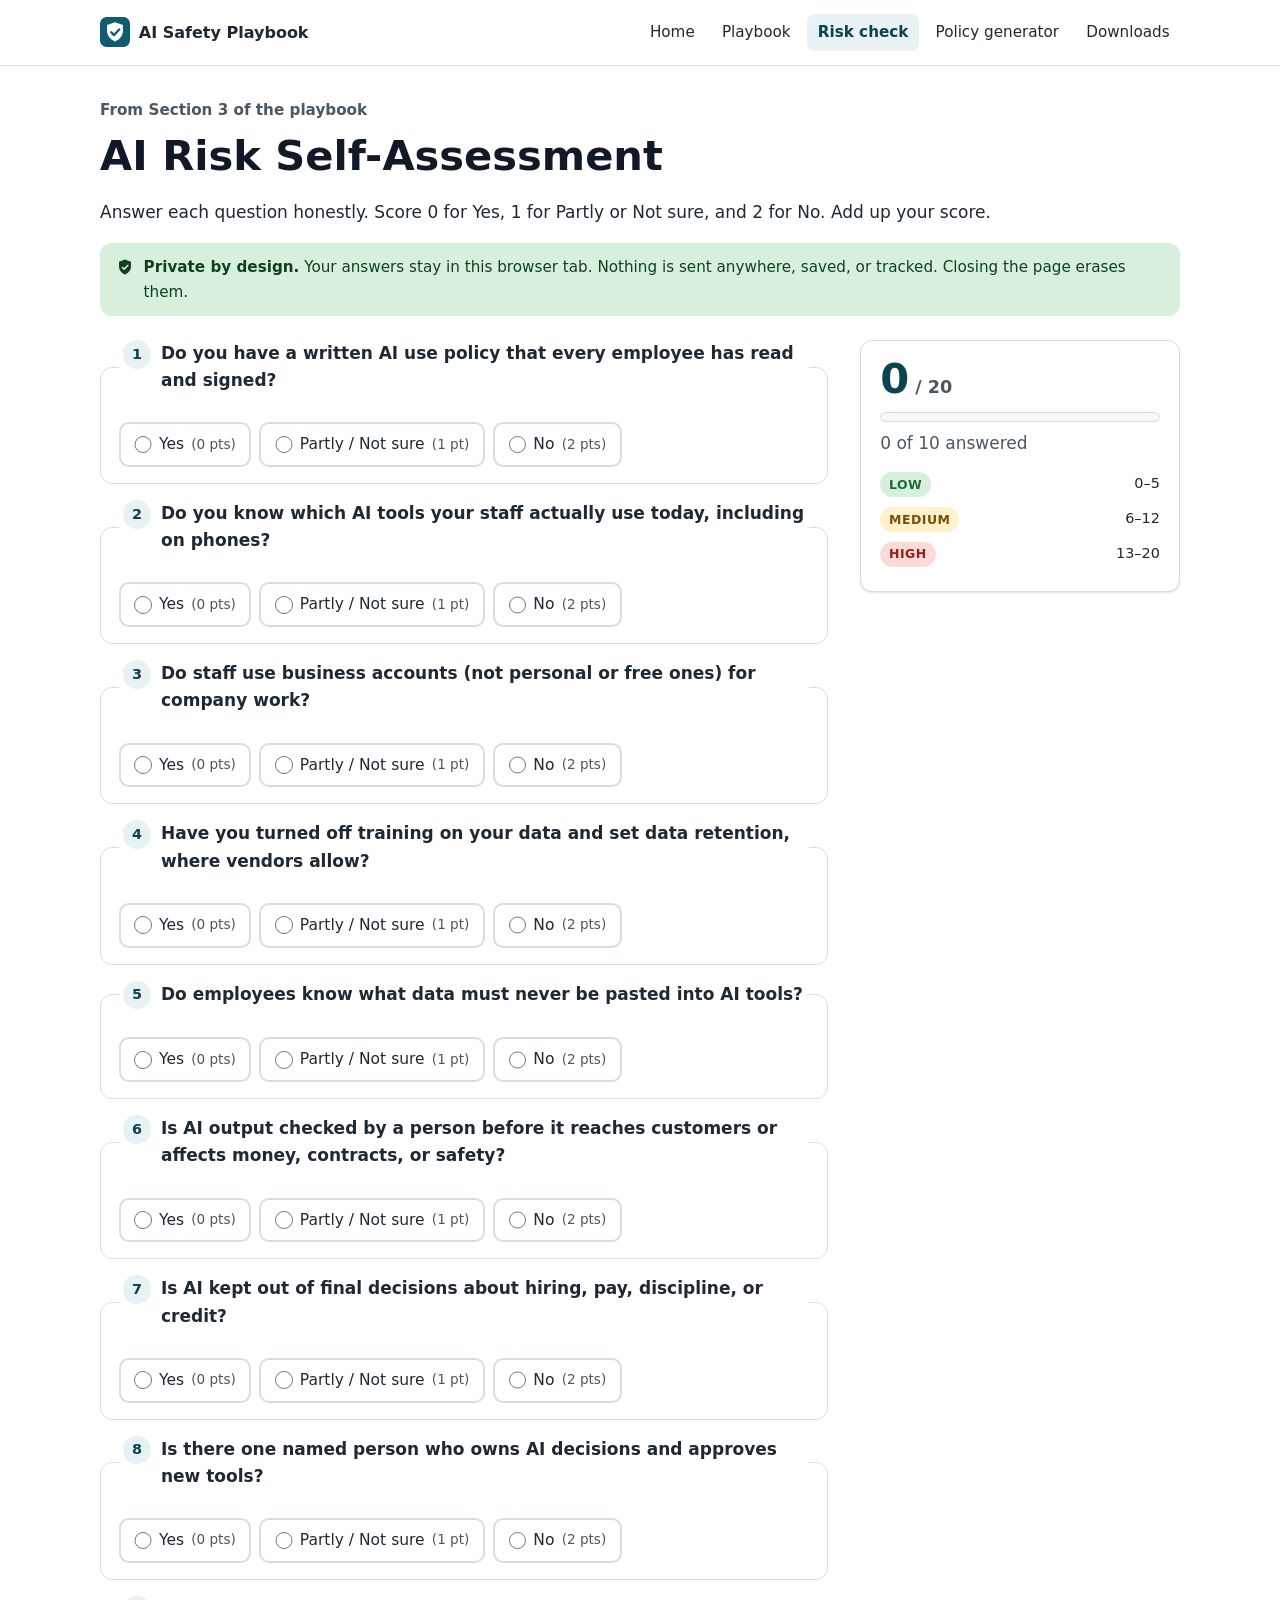
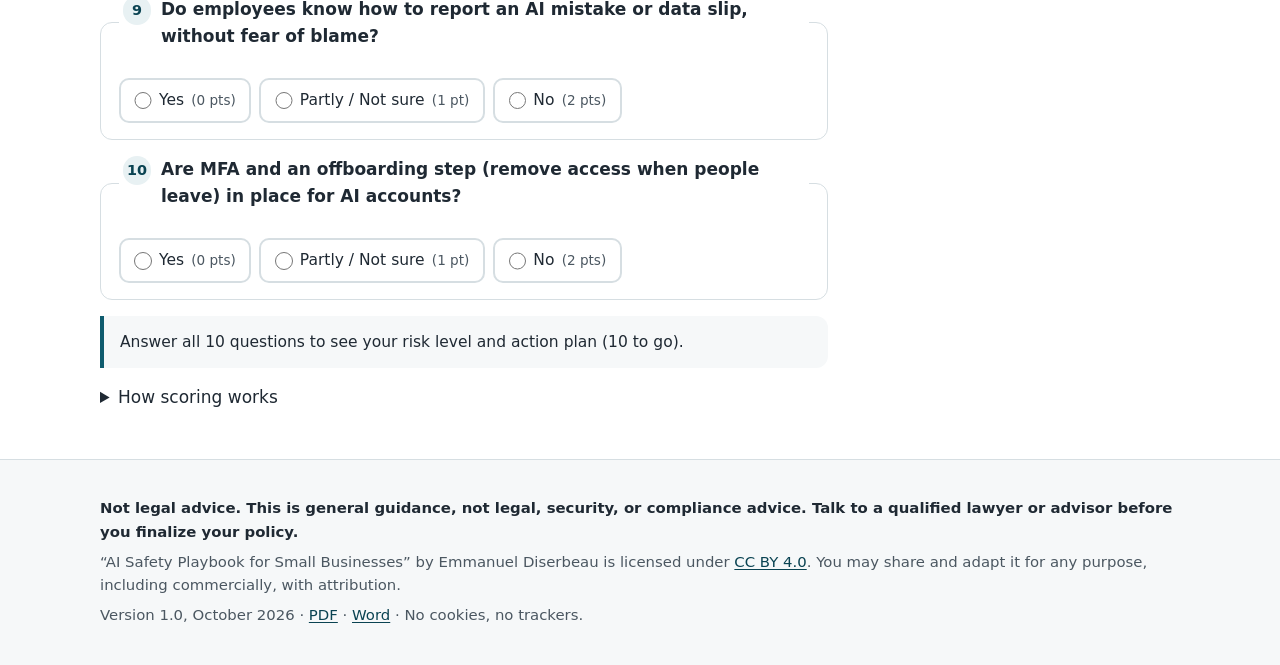
<file: assessment.html>
<!doctype html>
<html lang="en">
<head>
<meta charset="utf-8">
<meta name="viewport" content="width=device-width, initial-scale=1">
<title>2-minute AI risk check · AI Safety Playbook for Small Businesses</title>
<meta name="description" content="Answer 10 questions to score your small business’s AI risk (0–20) and get a matching action plan. Runs in your browser; nothing is sent.">
<meta name="author" content="Emmanuel Diserbeau">
<meta name="theme-color" content="#0F5C6E">
<meta name="referrer" content="no-referrer">
<meta http-equiv="Content-Security-Policy" content="default-src 'self'; img-src 'self' data:; style-src 'self'; script-src 'self'; connect-src 'none'; form-action 'none'; base-uri 'self'">
<link rel="icon" href="assets/favicon.svg" type="image/svg+xml">
<link rel="stylesheet" href="css/style.css">
<meta property="og:type" content="website">
<meta property="og:site_name" content="AI Safety Playbook for Small Businesses">
<meta property="og:title" content="2-minute AI risk check · AI Safety Playbook for Small Businesses">
<meta property="og:description" content="Answer 10 questions to score your small business’s AI risk (0–20) and get a matching action plan. Runs in your browser; nothing is sent.">
<meta property="og:image" content="https://venividivicila.github.io/ai-safety-playbook/assets/og-image.png">
<meta property="og:image:width" content="1200">
<meta property="og:image:height" content="630">
<meta property="og:image:alt" content="AI Safety Playbook for Small Businesses, by Emmanuel Diserbeau">
<meta name="twitter:card" content="summary_large_image">
<link rel="canonical" href="https://venividivicila.github.io/ai-safety-playbook/assessment.html">
<meta property="og:url" content="https://venividivicila.github.io/ai-safety-playbook/assessment.html">
</head>
<body class="">
<a class="skip-link" href="#main">Skip to main content</a>
<header class="site-header">
<div class="container">
<a class="brand" href="index.html"><img src="assets/favicon.svg" alt="" width="30" height="30"><span>AI Safety Playbook</span></a>
<nav class="site-nav" aria-label="Main">
<ul>
<li><a href="index.html">Home</a></li>
<li><a href="playbook.html">Playbook</a></li>
<li><a href="assessment.html" aria-current="page">Risk check</a></li>
<li><a href="policy.html">Policy generator</a></li>
<li><a href="index.html#downloads">Downloads</a></li>
</ul>
</nav>
</div>
</header>
<main id="main" tabindex="-1">
<div class="container tool-page">
<p class="kicker">From Section 3 of the playbook</p>
<h1>AI Risk Self-Assessment</h1>
<p>Answer each question honestly. Score 0 for Yes, 1 for Partly or Not sure, and 2 for No. Add up your score.</p>
<p class="privacy"><svg width="18" height="18" viewBox="0 0 24 24" aria-hidden="true"><path fill="currentColor" d="M12 2 4 5v6c0 5 3.4 9.3 8 11 4.6-1.7 8-6 8-11V5l-8-3zm-1.2 14.2-3.5-3.5 1.4-1.4 2.1 2.1 4.9-4.9 1.4 1.4-6.3 6.3z"/></svg><span><strong>Private by design.</strong> Your answers stay in this browser tab. Nothing is sent anywhere, saved, or tracked. Closing the page erases them.</span></p>
<div class="assess-layout">
<div>
<form id="assessment-form" aria-describedby="result-pending" novalidate>
<fieldset class="question" id="q1-fieldset"><legend><span class="qn" aria-hidden="true">1</span><span><span class="visually-hidden">Question 1: </span>Do you have a written AI use policy that every employee has read and signed?</span></legend><div class="options"><label><input type="radio" name="q1" value="0" required> Yes <span class="pts">(0 pts)</span></label><label><input type="radio" name="q1" value="1" required> Partly / Not sure <span class="pts">(1 pt)</span></label><label><input type="radio" name="q1" value="2" required> No <span class="pts">(2 pts)</span></label></div></fieldset><fieldset class="question" id="q2-fieldset"><legend><span class="qn" aria-hidden="true">2</span><span><span class="visually-hidden">Question 2: </span>Do you know which AI tools your staff actually use today, including on phones?</span></legend><div class="options"><label><input type="radio" name="q2" value="0" required> Yes <span class="pts">(0 pts)</span></label><label><input type="radio" name="q2" value="1" required> Partly / Not sure <span class="pts">(1 pt)</span></label><label><input type="radio" name="q2" value="2" required> No <span class="pts">(2 pts)</span></label></div></fieldset><fieldset class="question" id="q3-fieldset"><legend><span class="qn" aria-hidden="true">3</span><span><span class="visually-hidden">Question 3: </span>Do staff use business accounts (not personal or free ones) for company work?</span></legend><div class="options"><label><input type="radio" name="q3" value="0" required> Yes <span class="pts">(0 pts)</span></label><label><input type="radio" name="q3" value="1" required> Partly / Not sure <span class="pts">(1 pt)</span></label><label><input type="radio" name="q3" value="2" required> No <span class="pts">(2 pts)</span></label></div></fieldset><fieldset class="question" id="q4-fieldset"><legend><span class="qn" aria-hidden="true">4</span><span><span class="visually-hidden">Question 4: </span>Have you turned off training on your data and set data retention, where vendors allow?</span></legend><div class="options"><label><input type="radio" name="q4" value="0" required> Yes <span class="pts">(0 pts)</span></label><label><input type="radio" name="q4" value="1" required> Partly / Not sure <span class="pts">(1 pt)</span></label><label><input type="radio" name="q4" value="2" required> No <span class="pts">(2 pts)</span></label></div></fieldset><fieldset class="question" id="q5-fieldset"><legend><span class="qn" aria-hidden="true">5</span><span><span class="visually-hidden">Question 5: </span>Do employees know what data must never be pasted into AI tools?</span></legend><div class="options"><label><input type="radio" name="q5" value="0" required> Yes <span class="pts">(0 pts)</span></label><label><input type="radio" name="q5" value="1" required> Partly / Not sure <span class="pts">(1 pt)</span></label><label><input type="radio" name="q5" value="2" required> No <span class="pts">(2 pts)</span></label></div></fieldset><fieldset class="question" id="q6-fieldset"><legend><span class="qn" aria-hidden="true">6</span><span><span class="visually-hidden">Question 6: </span>Is AI output checked by a person before it reaches customers or affects money, contracts, or safety?</span></legend><div class="options"><label><input type="radio" name="q6" value="0" required> Yes <span class="pts">(0 pts)</span></label><label><input type="radio" name="q6" value="1" required> Partly / Not sure <span class="pts">(1 pt)</span></label><label><input type="radio" name="q6" value="2" required> No <span class="pts">(2 pts)</span></label></div></fieldset><fieldset class="question" id="q7-fieldset"><legend><span class="qn" aria-hidden="true">7</span><span><span class="visually-hidden">Question 7: </span>Is AI kept out of final decisions about hiring, pay, discipline, or credit?</span></legend><div class="options"><label><input type="radio" name="q7" value="0" required> Yes <span class="pts">(0 pts)</span></label><label><input type="radio" name="q7" value="1" required> Partly / Not sure <span class="pts">(1 pt)</span></label><label><input type="radio" name="q7" value="2" required> No <span class="pts">(2 pts)</span></label></div></fieldset><fieldset class="question" id="q8-fieldset"><legend><span class="qn" aria-hidden="true">8</span><span><span class="visually-hidden">Question 8: </span>Is there one named person who owns AI decisions and approves new tools?</span></legend><div class="options"><label><input type="radio" name="q8" value="0" required> Yes <span class="pts">(0 pts)</span></label><label><input type="radio" name="q8" value="1" required> Partly / Not sure <span class="pts">(1 pt)</span></label><label><input type="radio" name="q8" value="2" required> No <span class="pts">(2 pts)</span></label></div></fieldset><fieldset class="question" id="q9-fieldset"><legend><span class="qn" aria-hidden="true">9</span><span><span class="visually-hidden">Question 9: </span>Do employees know how to report an AI mistake or data slip, without fear of blame?</span></legend><div class="options"><label><input type="radio" name="q9" value="0" required> Yes <span class="pts">(0 pts)</span></label><label><input type="radio" name="q9" value="1" required> Partly / Not sure <span class="pts">(1 pt)</span></label><label><input type="radio" name="q9" value="2" required> No <span class="pts">(2 pts)</span></label></div></fieldset><fieldset class="question" id="q10-fieldset"><legend><span class="qn" aria-hidden="true">10</span><span><span class="visually-hidden">Question 10: </span>Are MFA and an offboarding step (remove access when people leave) in place for AI accounts?</span></legend><div class="options"><label><input type="radio" name="q10" value="0" required> Yes <span class="pts">(0 pts)</span></label><label><input type="radio" name="q10" value="1" required> Partly / Not sure <span class="pts">(1 pt)</span></label><label><input type="radio" name="q10" value="2" required> No <span class="pts">(2 pts)</span></label></div></fieldset>
</form>
<p id="result-pending" class="notice" role="status"></p>
<section id="result" class="result" hidden aria-live="polite"></section>
<details class="no-print">
<summary>How scoring works</summary>
<div class="table-wrap" role="region" tabindex="0" aria-label="Score bands"><table>
<thead><tr><th>Score</th><th>Risk level</th><th>What it means</th><th>What to do</th></tr></thead>
<tbody><tr><td>0–5</td><td><span class="badge low">LOW</span></td><td>You have the basics covered.</td><td>Keep it up. Review the policy every 6 months. Expand to more use cases from Section 4. Re-score each quarter.</td></tr><tr><td>6–12</td><td><span class="badge medium">MEDIUM</span></td><td>Some gaps that could cause a leak or a costly mistake.</td><td>Fix every question you scored 2 within 30 days. Start with questions 3, 5, and 6. Follow the 30-day plan in Section 5.</td></tr><tr><td>13–20</td><td><span class="badge high">HIGH</span></td><td>Staff are likely using AI with no guardrails.</td><td>Act this week. Name an AI owner. Send a short interim &quot;never paste&quot; notice to all staff today. Buy business accounts for the tools people already use. Then follow Section 5.</td></tr></tbody></table></div>
</details>
</div>
<aside aria-label="Live score">
<div class="scorebox" aria-live="polite" aria-atomic="true">
<h2 class="visually-hidden">Live score</h2>
<div class="big"><span id="live-score">0</span><small> / 20</small></div>
<div><div class="meter" aria-hidden="true"><span id="live-meter"></span></div>
<div id="live-answered" class="muted">0 of 10 answered</div></div>
<ul class="bands"><li data-level="LOW"><span><span class="badge low">LOW</span></span><span>0–5</span></li><li data-level="MEDIUM"><span><span class="badge medium">MEDIUM</span></span><span>6–12</span></li><li data-level="HIGH"><span><span class="badge high">HIGH</span></span><span>13–20</span></li></ul>
</div>
</aside>
</div>
</div>
<script type="application/json" id="assessment-data">{"instructions": "Answer each question honestly. Score **0** for Yes, **1** for Partly or Not sure, and **2** for No. Add up your score.", "options": [{"label": "Yes", "value": 0}, {"label": "Partly", "value": 1}, {"label": "No", "value": 2}], "questions": [{"n": 1, "text": "Do you have a written AI use policy that every employee has read and signed?"}, {"n": 2, "text": "Do you know which AI tools your staff actually use today, including on phones?"}, {"n": 3, "text": "Do staff use business accounts (not personal or free ones) for company work?"}, {"n": 4, "text": "Have you turned off training on your data and set data retention, where vendors allow?"}, {"n": 5, "text": "Do employees know what data must never be pasted into AI tools?"}, {"n": 6, "text": "Is AI output checked by a person before it reaches customers or affects money, contracts, or safety?"}, {"n": 7, "text": "Is AI kept out of final decisions about hiring, pay, discipline, or credit?"}, {"n": 8, "text": "Is there one named person who owns AI decisions and approves new tools?"}, {"n": 9, "text": "Do employees know how to report an AI mistake or data slip, without fear of blame?"}, {"n": 10, "text": "Are MFA and an offboarding step (remove access when people leave) in place for AI accounts?"}], "bands": [{"min": 0, "max": 5, "level": "LOW", "meaning": "You have the basics covered.", "todo": "Keep it up. Review the policy every 6 months. Expand to more use cases from Section 4. Re-score each quarter.", "actions": ["Keep it up.", "Review the policy every 6 months.", "Expand to more use cases from Section 4.", "Re-score each quarter."]}, {"min": 6, "max": 12, "level": "MEDIUM", "meaning": "Some gaps that could cause a leak or a costly mistake.", "todo": "Fix every question you scored 2 within 30 days. Start with questions 3, 5, and 6. Follow the 30-day plan in Section 5.", "actions": ["Fix every question you scored 2 within 30 days.", "Start with questions 3, 5, and 6.", "Follow the 30-day plan in Section 5."]}, {"min": 13, "max": 20, "level": "HIGH", "meaning": "Staff are likely using AI with no guardrails.", "todo": "Act this week. Name an AI owner. Send a short interim \"never paste\" notice to all staff today. Buy business accounts for the tools people already use. Then follow Section 5.", "actions": ["Act this week.", "Name an AI owner.", "Send a short interim \"never paste\" notice to all staff today.", "Buy business accounts for the tools people already use.", "Then follow Section 5."]}], "sectionLinks": {"1": "why-ai-safety-matters.html", "2": "acceptable-use-policy-template.html", "3": "risk-self-assessment.html", "4": "use-cases-by-department.html", "5": "30-day-rollout-plan.html", "6": "employee-quick-reference.html", "7": "references.html"}, "demo": {"low": [0, 0, 1, 0, 0, 1, 0, 0, 1, 0], "medium": [0, 1, 2, 1, 2, 1, 0, 2, 1, 1], "high": [2, 2, 2, 2, 1, 2, 1, 2, 2, 2], "1": [0, 1, 2, 1, 2, 1, 0, 2, 1, 1]}}</script>
</main>
<footer class="site-footer">
<div class="container">
<p class="legal">Not legal advice. This is general guidance, not legal, security, or compliance advice. Talk to a qualified lawyer or advisor before you finalize your policy.</p>
<p>“AI Safety Playbook for Small Businesses” by Emmanuel Diserbeau is licensed under <a href="https://creativecommons.org/licenses/by/4.0/" rel="license noopener">CC BY 4.0</a>. You may share and adapt it for any purpose, including commercially, with attribution.</p>
<p>Version 1.0, October 2026 · <a href="downloads/AI_Safety_Playbook.pdf">PDF</a> · <a href="downloads/AI_Safety_Playbook.docx">Word</a> · No cookies, no trackers.</p>
</div>
</footer>
<script src="js/logic.js"></script>
<script src="js/assessment.js"></script>
</body>
</html>
</file>
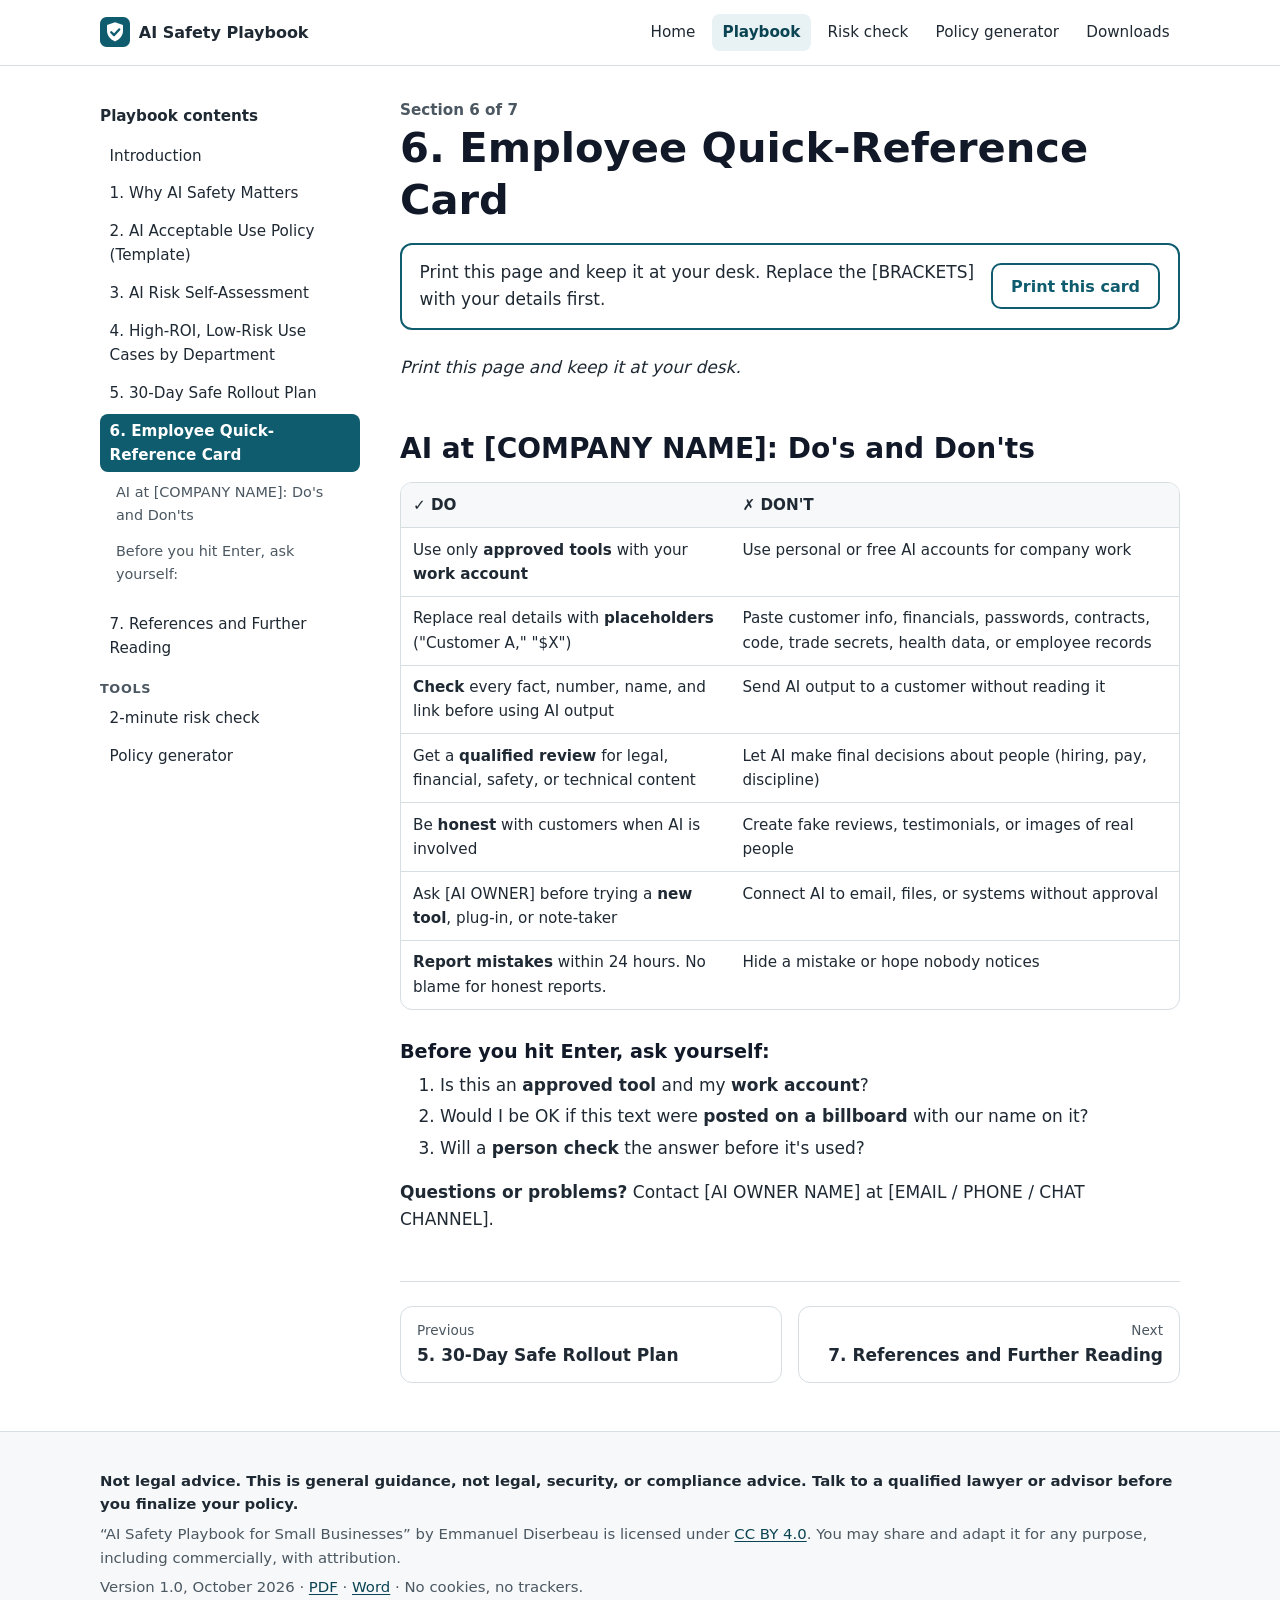
<file: employee-quick-reference.html>
<!doctype html>
<html lang="en">
<head>
<meta charset="utf-8">
<meta name="viewport" content="width=device-width, initial-scale=1">
<title>6. Employee Quick-Reference Card · AI Safety Playbook for Small Businesses</title>
<meta name="description" content="Print this page and keep it at your desk.">
<meta name="author" content="Emmanuel Diserbeau">
<meta name="theme-color" content="#0F5C6E">
<meta name="referrer" content="no-referrer">
<meta http-equiv="Content-Security-Policy" content="default-src 'self'; img-src 'self' data:; style-src 'self'; script-src 'self'; connect-src 'none'; form-action 'none'; base-uri 'self'">
<link rel="icon" href="assets/favicon.svg" type="image/svg+xml">
<link rel="stylesheet" href="css/style.css">
<meta property="og:type" content="website">
<meta property="og:site_name" content="AI Safety Playbook for Small Businesses">
<meta property="og:title" content="6. Employee Quick-Reference Card · AI Safety Playbook for Small Businesses">
<meta property="og:description" content="Print this page and keep it at your desk.">
<meta property="og:image" content="https://venividivicila.github.io/ai-safety-playbook/assets/og-image.png">
<meta property="og:image:width" content="1200">
<meta property="og:image:height" content="630">
<meta property="og:image:alt" content="AI Safety Playbook for Small Businesses, by Emmanuel Diserbeau">
<meta name="twitter:card" content="summary_large_image">
<link rel="canonical" href="https://venividivicila.github.io/ai-safety-playbook/employee-quick-reference.html">
<meta property="og:url" content="https://venividivicila.github.io/ai-safety-playbook/employee-quick-reference.html">
</head>
<body class="">
<a class="skip-link" href="#main">Skip to main content</a>
<header class="site-header">
<div class="container">
<a class="brand" href="index.html"><img src="assets/favicon.svg" alt="" width="30" height="30"><span>AI Safety Playbook</span></a>
<nav class="site-nav" aria-label="Main">
<ul>
<li><a href="index.html">Home</a></li>
<li><a href="playbook.html" aria-current="page">Playbook</a></li>
<li><a href="assessment.html">Risk check</a></li>
<li><a href="policy.html">Policy generator</a></li>
<li><a href="index.html#downloads">Downloads</a></li>
</ul>
</nav>
</div>
</header>
<main id="main" tabindex="-1">
<div class="container doc-layout">
<aside class="doc-sidebar" aria-label="Playbook contents">
<details open>
<summary>Playbook contents <span class="toggle-hint muted">(tap to open/close)</span></summary>
<ol>
<li><a href="playbook.html">Introduction</a></li>
<li><a href="why-ai-safety-matters.html">1. Why AI Safety Matters</a></li><li><a href="acceptable-use-policy-template.html">2. AI Acceptable Use Policy (Template)</a></li><li><a href="risk-self-assessment.html">3. AI Risk Self-Assessment</a></li><li><a href="use-cases-by-department.html">4. High-ROI, Low-Risk Use Cases by Department</a></li><li><a href="30-day-rollout-plan.html">5. 30-Day Safe Rollout Plan</a></li><li><a href="employee-quick-reference.html" aria-current="page">6. Employee Quick-Reference Card</a><ul class="toc-sub"><li><a href="#ai-at-company-name-do-s-and-don-ts">AI at [COMPANY NAME]: Do's and Don'ts</a></li><li><a href="#before-you-hit-enter-ask-yourself">Before you hit Enter, ask yourself:</a></li></ul></li><li><a href="references.html">7. References and Further Reading</a></li>
</ol>
<h2>Tools</h2>
<ul>
<li><a href="assessment.html">2-minute risk check</a></li>
<li><a href="policy.html">Policy generator</a></li>
</ul>
</details>
</aside>
<article class="doc-content">
<p class="kicker">Section 6 of 7</p>
<h1>6. Employee Quick-Reference Card</h1>
<div class="tool-callout no-print"><p>Print this page and keep it at your desk. Replace the [BRACKETS] with your details first.</p><button type="button" class="btn secondary" data-print>Print this card</button></div>
<p><em>Print this page and keep it at your desk.</em></p>
<h2 id="ai-at-company-name-do-s-and-don-ts">AI at [COMPANY NAME]: Do's and Don'ts</h2>
<div class="table-wrap" role="region" tabindex="0" aria-label="Table 1 (scrollable)"><table>
<thead>
<tr>
<th>✓ DO</th>
<th>✗ DON'T</th>
</tr>
</thead>
<tbody>
<tr>
<td>Use only <strong>approved tools</strong> with your <strong>work account</strong></td>
<td>Use personal or free AI accounts for company work</td>
</tr>
<tr>
<td>Replace real details with <strong>placeholders</strong> ("Customer A," "$X")</td>
<td>Paste customer info, financials, passwords, contracts, code, trade secrets, health data, or employee records</td>
</tr>
<tr>
<td><strong>Check</strong> every fact, number, name, and link before using AI output</td>
<td>Send AI output to a customer without reading it</td>
</tr>
<tr>
<td>Get a <strong>qualified review</strong> for legal, financial, safety, or technical content</td>
<td>Let AI make final decisions about people (hiring, pay, discipline)</td>
</tr>
<tr>
<td>Be <strong>honest</strong> with customers when AI is involved</td>
<td>Create fake reviews, testimonials, or images of real people</td>
</tr>
<tr>
<td>Ask [AI OWNER] before trying a <strong>new tool</strong>, plug-in, or note-taker</td>
<td>Connect AI to email, files, or systems without approval</td>
</tr>
<tr>
<td><strong>Report mistakes</strong> within 24 hours. No blame for honest reports.</td>
<td>Hide a mistake or hope nobody notices</td>
</tr>
</tbody>
</table></div>
<h3 id="before-you-hit-enter-ask-yourself">Before you hit Enter, ask yourself:</h3>
<ol>
<li>Is this an <strong>approved tool</strong> and my <strong>work account</strong>?</li>
<li>Would I be OK if this text were <strong>posted on a billboard</strong> with our name on it?</li>
<li>Will a <strong>person check</strong> the answer before it's used?</li>
</ol>
<p><strong>Questions or problems?</strong> Contact [AI OWNER NAME] at [EMAIL / PHONE / CHAT CHANNEL].</p>
<nav class="pager" aria-label="Previous and next section">
<a class="prev" href="30-day-rollout-plan.html"><span>Previous</span><strong>5. 30-Day Safe Rollout Plan</strong></a>
<a class="next" href="references.html"><span>Next</span><strong>7. References and Further Reading</strong></a>
</nav>
</article>
</div>
</main>
<footer class="site-footer">
<div class="container">
<p class="legal">Not legal advice. This is general guidance, not legal, security, or compliance advice. Talk to a qualified lawyer or advisor before you finalize your policy.</p>
<p>“AI Safety Playbook for Small Businesses” by Emmanuel Diserbeau is licensed under <a href="https://creativecommons.org/licenses/by/4.0/" rel="license noopener">CC BY 4.0</a>. You may share and adapt it for any purpose, including commercially, with attribution.</p>
<p>Version 1.0, October 2026 · <a href="downloads/AI_Safety_Playbook.pdf">PDF</a> · <a href="downloads/AI_Safety_Playbook.docx">Word</a> · No cookies, no trackers.</p>
</div>
</footer>
<script src="js/site.js"></script>
</body>
</html>
</file>
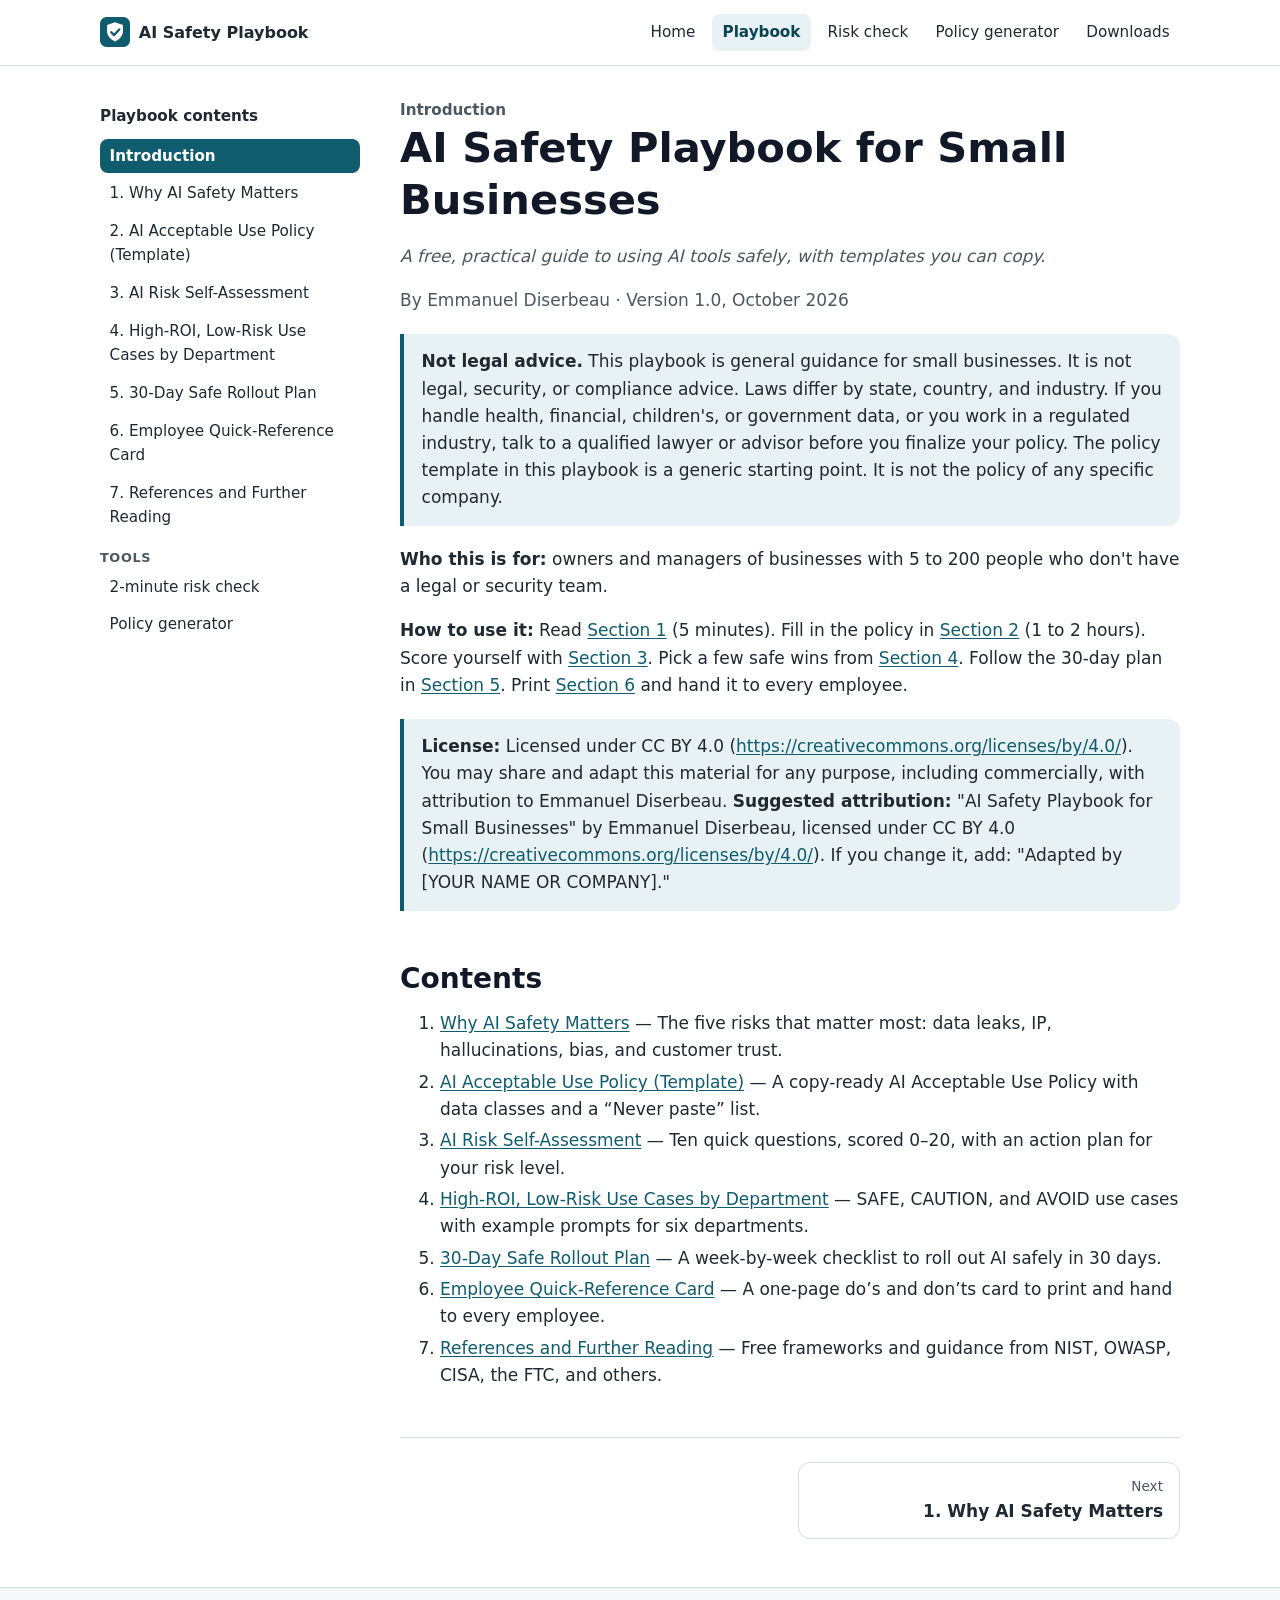
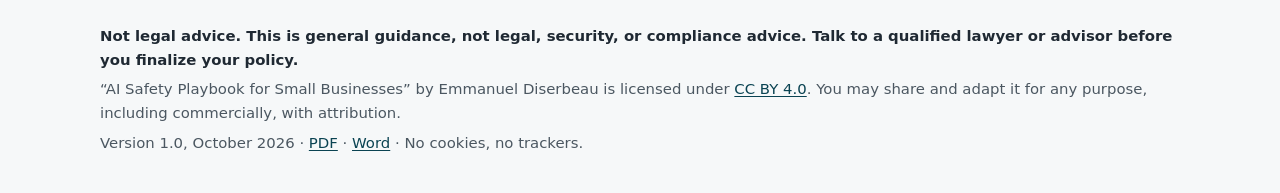
<file: playbook.html>
<!doctype html>
<html lang="en">
<head>
<meta charset="utf-8">
<meta name="viewport" content="width=device-width, initial-scale=1">
<title>Playbook · AI Safety Playbook for Small Businesses</title>
<meta name="description" content="A free, practical guide to using AI tools safely, with templates you can copy">
<meta name="author" content="Emmanuel Diserbeau">
<meta name="theme-color" content="#0F5C6E">
<meta name="referrer" content="no-referrer">
<meta http-equiv="Content-Security-Policy" content="default-src 'self'; img-src 'self' data:; style-src 'self'; script-src 'self'; connect-src 'none'; form-action 'none'; base-uri 'self'">
<link rel="icon" href="assets/favicon.svg" type="image/svg+xml">
<link rel="stylesheet" href="css/style.css">
<meta property="og:type" content="website">
<meta property="og:site_name" content="AI Safety Playbook for Small Businesses">
<meta property="og:title" content="Playbook · AI Safety Playbook for Small Businesses">
<meta property="og:description" content="A free, practical guide to using AI tools safely, with templates you can copy">
<meta property="og:image" content="https://venividivicila.github.io/ai-safety-playbook/assets/og-image.png">
<meta property="og:image:width" content="1200">
<meta property="og:image:height" content="630">
<meta property="og:image:alt" content="AI Safety Playbook for Small Businesses, by Emmanuel Diserbeau">
<meta name="twitter:card" content="summary_large_image">
<link rel="canonical" href="https://venividivicila.github.io/ai-safety-playbook/playbook.html">
<meta property="og:url" content="https://venividivicila.github.io/ai-safety-playbook/playbook.html">
</head>
<body class="">
<a class="skip-link" href="#main">Skip to main content</a>
<header class="site-header">
<div class="container">
<a class="brand" href="index.html"><img src="assets/favicon.svg" alt="" width="30" height="30"><span>AI Safety Playbook</span></a>
<nav class="site-nav" aria-label="Main">
<ul>
<li><a href="index.html">Home</a></li>
<li><a href="playbook.html" aria-current="page">Playbook</a></li>
<li><a href="assessment.html">Risk check</a></li>
<li><a href="policy.html">Policy generator</a></li>
<li><a href="index.html#downloads">Downloads</a></li>
</ul>
</nav>
</div>
</header>
<main id="main" tabindex="-1">
<div class="container doc-layout">
<aside class="doc-sidebar" aria-label="Playbook contents">
<details open>
<summary>Playbook contents <span class="toggle-hint muted">(tap to open/close)</span></summary>
<ol>
<li><a href="playbook.html" aria-current="page">Introduction</a></li>
<li><a href="why-ai-safety-matters.html">1. Why AI Safety Matters</a></li><li><a href="acceptable-use-policy-template.html">2. AI Acceptable Use Policy (Template)</a></li><li><a href="risk-self-assessment.html">3. AI Risk Self-Assessment</a></li><li><a href="use-cases-by-department.html">4. High-ROI, Low-Risk Use Cases by Department</a></li><li><a href="30-day-rollout-plan.html">5. 30-Day Safe Rollout Plan</a></li><li><a href="employee-quick-reference.html">6. Employee Quick-Reference Card</a></li><li><a href="references.html">7. References and Further Reading</a></li>
</ol>
<h2>Tools</h2>
<ul>
<li><a href="assessment.html">2-minute risk check</a></li>
<li><a href="policy.html">Policy generator</a></li>
</ul>
</details>
</aside>
<article class="doc-content">
<p class="kicker">Introduction</p>
<h1>AI Safety Playbook for Small Businesses</h1>
<p class="lead muted"><em>A free, practical guide to using AI tools safely, with templates you can copy.</em></p>
<p class="muted">By Emmanuel Diserbeau · Version 1.0, October 2026</p>
<blockquote>
<p><strong>Not legal advice.</strong> This playbook is general guidance for small businesses. It is not legal, security, or compliance advice. Laws differ by state, country, and industry. If you handle health, financial, children's, or government data, or you work in a regulated industry, talk to a qualified lawyer or advisor before you finalize your policy. The policy template in this playbook is a generic starting point. It is not the policy of any specific company.</p>
</blockquote>
<p><strong>Who this is for:</strong> owners and managers of businesses with 5 to 200 people who don't have a legal or security team.</p>
<p><strong>How to use it:</strong> Read <a href="why-ai-safety-matters.html">Section 1</a> (5 minutes). Fill in the policy in <a href="acceptable-use-policy-template.html">Section 2</a> (1 to 2 hours). Score yourself with <a href="risk-self-assessment.html">Section 3</a>. Pick a few safe wins from <a href="use-cases-by-department.html">Section 4</a>. Follow the 30-day plan in <a href="30-day-rollout-plan.html">Section 5</a>. Print <a href="employee-quick-reference.html">Section 6</a> and hand it to every employee.</p>
<blockquote>
<p><strong>License:</strong> Licensed under CC BY 4.0 (<a href="https://creativecommons.org/licenses/by/4.0/" rel="noopener">https://creativecommons.org/licenses/by/4.0/</a>). You may share and adapt this material for any purpose, including commercially, with attribution to Emmanuel Diserbeau. <strong>Suggested attribution:</strong> "AI Safety Playbook for Small Businesses" by Emmanuel Diserbeau, licensed under CC BY 4.0 (<a href="https://creativecommons.org/licenses/by/4.0/" rel="noopener">https://creativecommons.org/licenses/by/4.0/</a>). If you change it, add: "Adapted by [YOUR NAME OR COMPANY]."</p>
</blockquote>
<h2 id="contents">Contents</h2>
<ol>
<li><a href="why-ai-safety-matters.html">Why AI Safety Matters</a> — The five risks that matter most: data leaks, IP, hallucinations, bias, and customer trust.</li>
<li><a href="acceptable-use-policy-template.html">AI Acceptable Use Policy (Template)</a> — A copy-ready AI Acceptable Use Policy with data classes and a “Never paste” list.</li>
<li><a href="risk-self-assessment.html">AI Risk Self-Assessment</a> — Ten quick questions, scored 0–20, with an action plan for your risk level.</li>
<li><a href="use-cases-by-department.html">High-ROI, Low-Risk Use Cases by Department</a> — SAFE, CAUTION, and AVOID use cases with example prompts for six departments.</li>
<li><a href="30-day-rollout-plan.html">30-Day Safe Rollout Plan</a> — A week-by-week checklist to roll out AI safely in 30 days.</li>
<li><a href="employee-quick-reference.html">Employee Quick-Reference Card</a> — A one-page do’s and don’ts card to print and hand to every employee.</li>
<li><a href="references.html">References and Further Reading</a> — Free frameworks and guidance from NIST, OWASP, CISA, the FTC, and others.</li>
</ol>
<nav class="pager" aria-label="Pages">
<a class="next" href="why-ai-safety-matters.html"><span>Next</span><strong>1. Why AI Safety Matters</strong></a>
</nav>
</article>
</div>
</main>
<footer class="site-footer">
<div class="container">
<p class="legal">Not legal advice. This is general guidance, not legal, security, or compliance advice. Talk to a qualified lawyer or advisor before you finalize your policy.</p>
<p>“AI Safety Playbook for Small Businesses” by Emmanuel Diserbeau is licensed under <a href="https://creativecommons.org/licenses/by/4.0/" rel="license noopener">CC BY 4.0</a>. You may share and adapt it for any purpose, including commercially, with attribution.</p>
<p>Version 1.0, October 2026 · <a href="downloads/AI_Safety_Playbook.pdf">PDF</a> · <a href="downloads/AI_Safety_Playbook.docx">Word</a> · No cookies, no trackers.</p>
</div>
</footer>
<script src="js/site.js"></script>
</body>
</html>
</file>
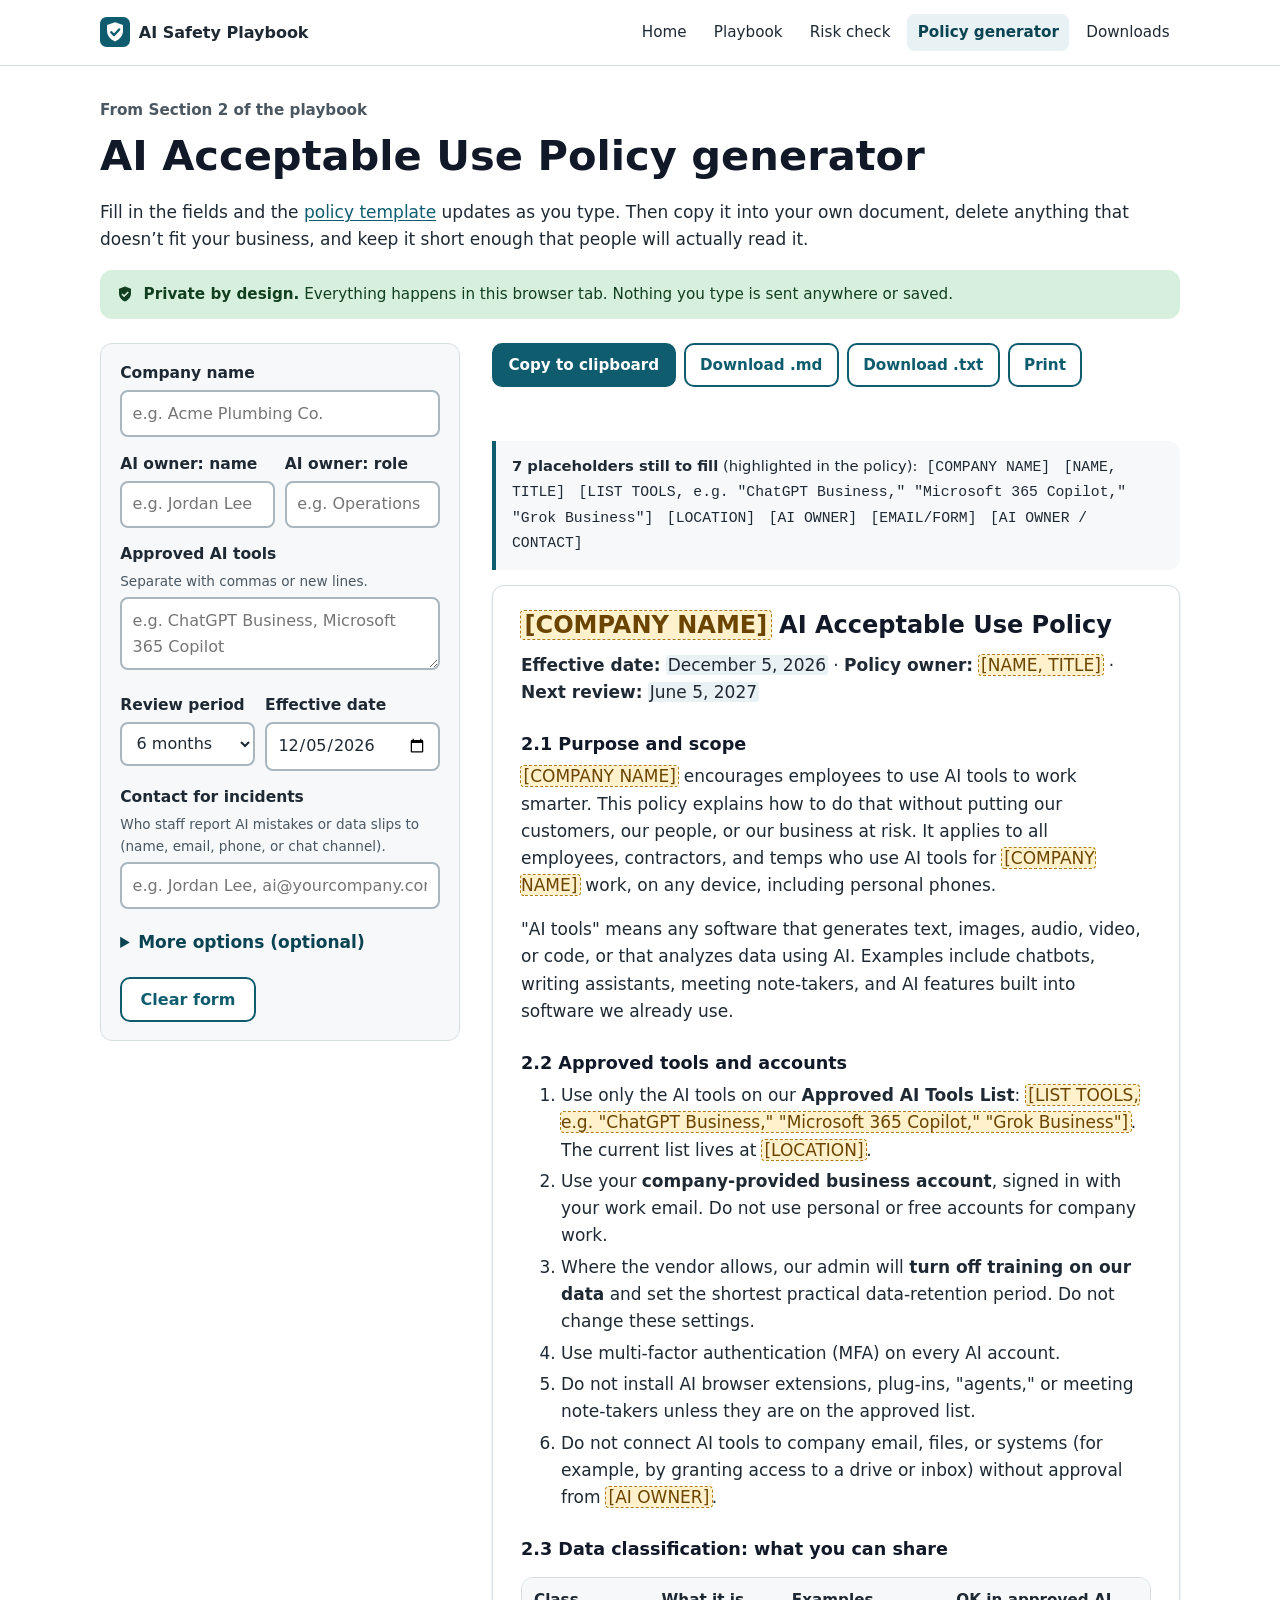
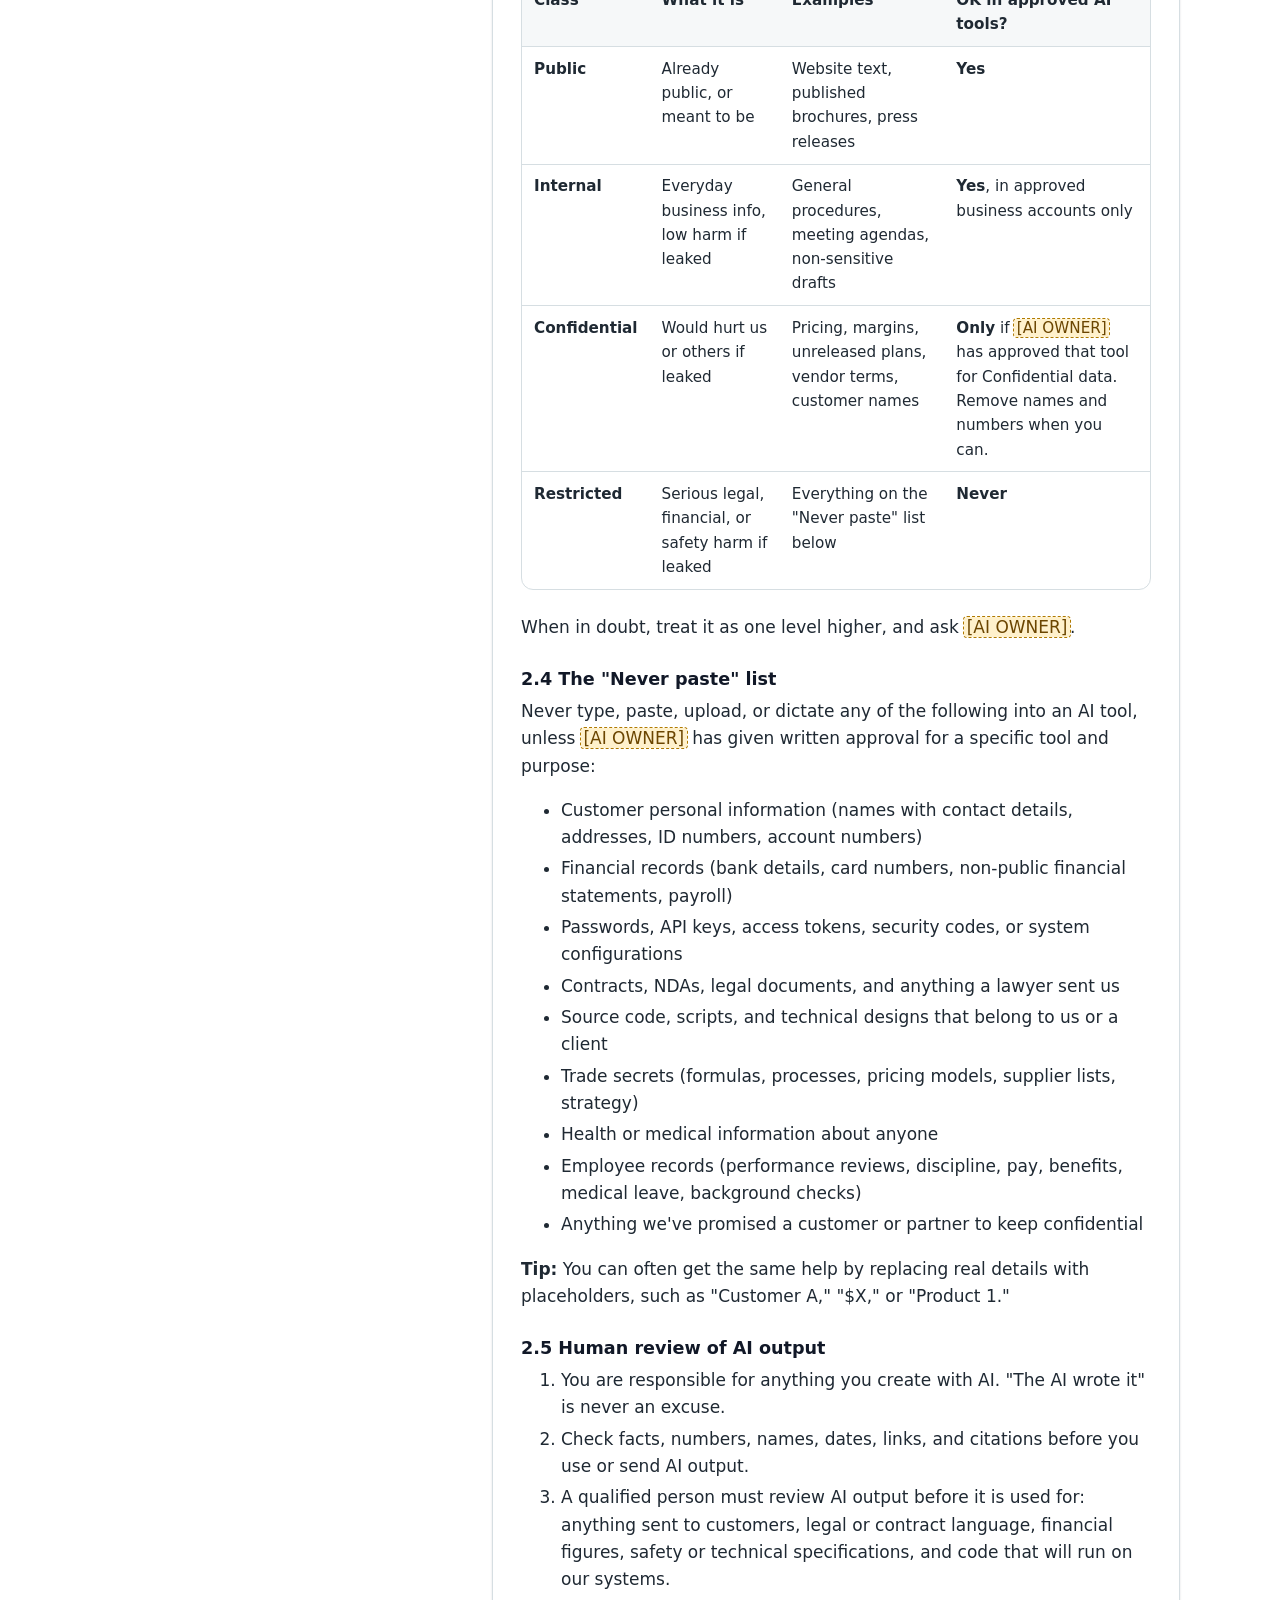
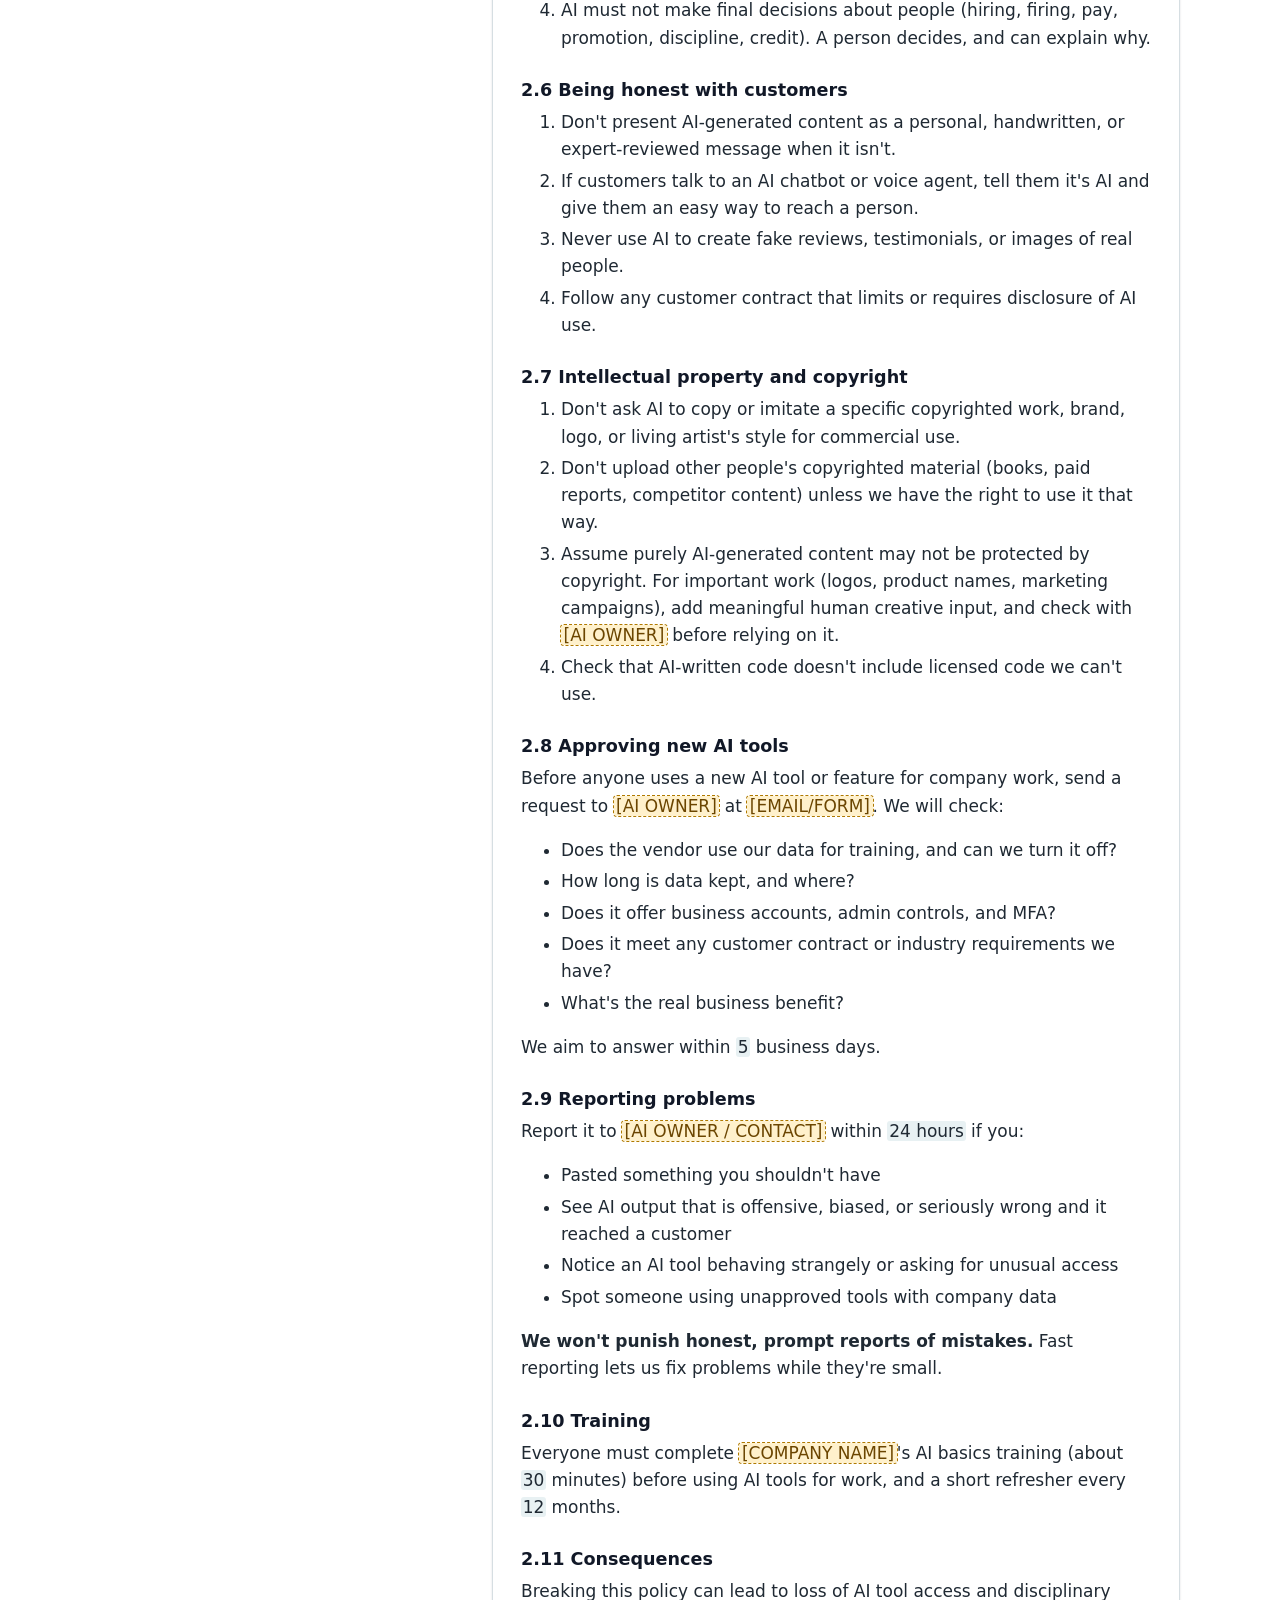
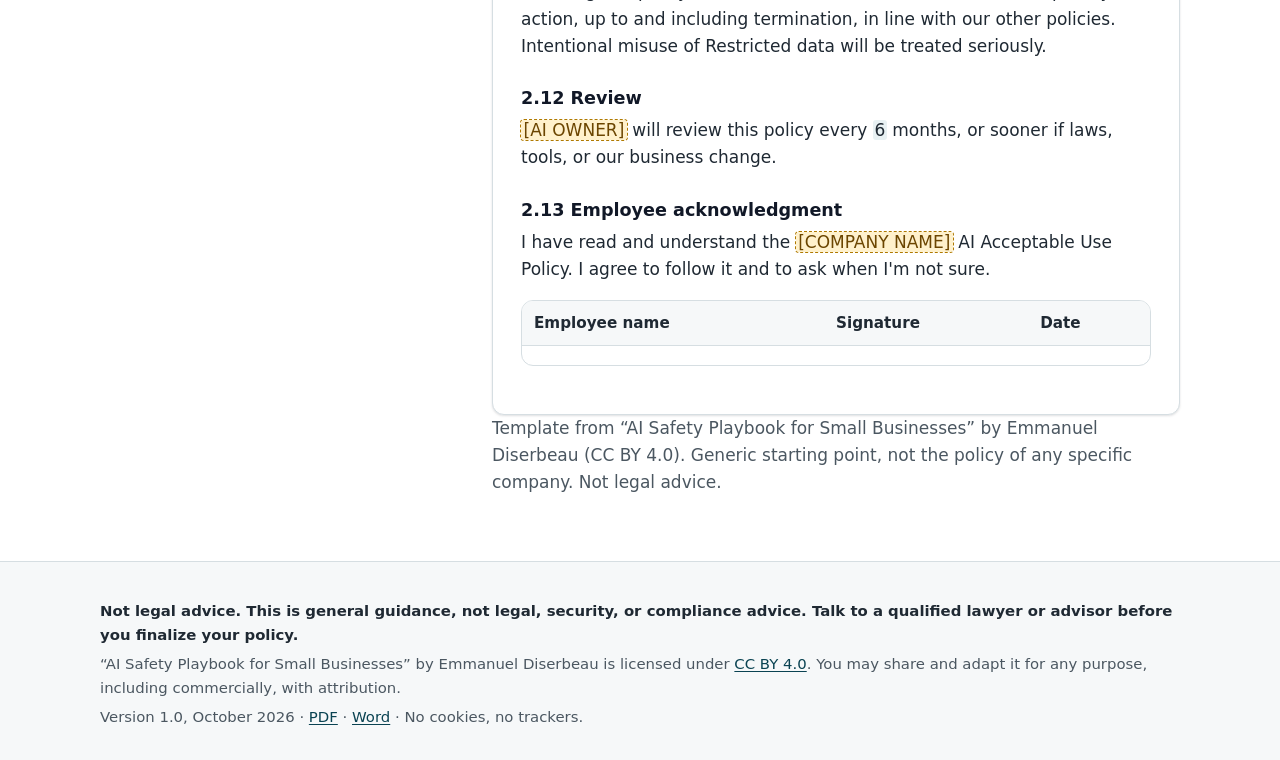
<file: policy.html>
<!doctype html>
<html lang="en">
<head>
<meta charset="utf-8">
<meta name="viewport" content="width=device-width, initial-scale=1">
<title>AI policy generator · AI Safety Playbook for Small Businesses</title>
<meta name="description" content="Fill in a few fields and get a ready-to-use AI Acceptable Use Policy for your small business. Copy, download, or print. Runs in your browser.">
<meta name="author" content="Emmanuel Diserbeau">
<meta name="theme-color" content="#0F5C6E">
<meta name="referrer" content="no-referrer">
<meta http-equiv="Content-Security-Policy" content="default-src 'self'; img-src 'self' data:; style-src 'self'; script-src 'self'; connect-src 'none'; form-action 'none'; base-uri 'self'">
<link rel="icon" href="assets/favicon.svg" type="image/svg+xml">
<link rel="stylesheet" href="css/style.css">
<meta property="og:type" content="website">
<meta property="og:site_name" content="AI Safety Playbook for Small Businesses">
<meta property="og:title" content="AI policy generator · AI Safety Playbook for Small Businesses">
<meta property="og:description" content="Fill in a few fields and get a ready-to-use AI Acceptable Use Policy for your small business. Copy, download, or print. Runs in your browser.">
<meta property="og:image" content="https://venividivicila.github.io/ai-safety-playbook/assets/og-image.png">
<meta property="og:image:width" content="1200">
<meta property="og:image:height" content="630">
<meta property="og:image:alt" content="AI Safety Playbook for Small Businesses, by Emmanuel Diserbeau">
<meta name="twitter:card" content="summary_large_image">
<link rel="canonical" href="https://venividivicila.github.io/ai-safety-playbook/policy.html">
<meta property="og:url" content="https://venividivicila.github.io/ai-safety-playbook/policy.html">
</head>
<body class="">
<a class="skip-link" href="#main">Skip to main content</a>
<header class="site-header">
<div class="container">
<a class="brand" href="index.html"><img src="assets/favicon.svg" alt="" width="30" height="30"><span>AI Safety Playbook</span></a>
<nav class="site-nav" aria-label="Main">
<ul>
<li><a href="index.html">Home</a></li>
<li><a href="playbook.html">Playbook</a></li>
<li><a href="assessment.html">Risk check</a></li>
<li><a href="policy.html" aria-current="page">Policy generator</a></li>
<li><a href="index.html#downloads">Downloads</a></li>
</ul>
</nav>
</div>
</header>
<main id="main" tabindex="-1">
<div class="container tool-page">
<div class="tool-intro">
<p class="kicker">From Section 2 of the playbook</p>
<h1>AI Acceptable Use Policy generator</h1>
<p>Fill in the fields and the <a href="acceptable-use-policy-template.html">policy template</a> updates as you type. Then copy it into your own document, delete anything that doesn’t fit your business, and keep it short enough that people will actually read it.</p>
<p class="privacy"><svg width="18" height="18" viewBox="0 0 24 24" aria-hidden="true"><path fill="currentColor" d="M12 2 4 5v6c0 5 3.4 9.3 8 11 4.6-1.7 8-6 8-11V5l-8-3zm-1.2 14.2-3.5-3.5 1.4-1.4 2.1 2.1 4.9-4.9 1.4 1.4-6.3 6.3z"/></svg><span><strong>Private by design.</strong> Everything happens in this browser tab. Nothing you type is sent anywhere or saved.</span></p>
</div>
<div class="policy-layout">
<form id="policy-form" class="policy-form" aria-label="Policy details">
<div class="field"><label for="f-company">Company name</label><input id="f-company" name="company" autocomplete="organization" placeholder="e.g. Acme Plumbing Co."></div>
<div class="field-row">
<div class="field"><label for="f-owner">AI owner: name</label><input id="f-owner" name="ownerName" autocomplete="name" placeholder="e.g. Jordan Lee"></div>
<div class="field"><label for="f-role">AI owner: role</label><input id="f-role" name="ownerRole" autocomplete="organization-title" placeholder="e.g. Operations Manager"></div>
</div>
<div class="field"><label for="f-tools">Approved AI tools</label><span class="hint" id="h-tools">Separate with commas or new lines.</span><textarea id="f-tools" name="tools" rows="2" aria-describedby="h-tools" placeholder="e.g. ChatGPT Business, Microsoft 365 Copilot"></textarea></div>
<div class="field-row">
<div class="field"><label for="f-review">Review period</label><select id="f-review" name="reviewMonths"><option value="3">3 months</option><option value="6" selected>6 months</option><option value="12">12 months</option></select></div>
<div class="field"><label for="f-date">Effective date</label><input id="f-date" name="effectiveDate" type="date"></div>
</div>
<div class="field"><label for="f-incident">Contact for incidents</label><span class="hint" id="h-incident">Who staff report AI mistakes or data slips to (name, email, phone, or chat channel).</span><input id="f-incident" name="incidentContact" aria-describedby="h-incident" placeholder="e.g. Jordan Lee, ai@yourcompany.com"></div>
<details>
<summary>More options (optional)</summary>
<div class="field"><label for="f-loc">Where the Approved AI Tools List lives</label><input id="f-loc" name="toolsLocation" placeholder="e.g. the shared drive: Policies > AI"></div>
<div class="field"><label for="f-req">Where to request a new tool</label><input id="f-req" name="requestContact" placeholder="e.g. ai@yourcompany.com or a form link"></div>
<div class="field-row">
<div class="field"><label for="f-days">Approval time (business days)</label><input id="f-days" name="approvalDays" inputmode="numeric" value="5"></div>
<div class="field"><label for="f-window">Report problems within</label><input id="f-window" name="reportWindow" value="24 hours"></div>
</div>
<div class="field-row">
<div class="field"><label for="f-train">Training length (minutes)</label><input id="f-train" name="trainingMinutes" inputmode="numeric" value="30"></div>
<div class="field"><label for="f-refresh">Refresher every (months)</label><input id="f-refresh" name="refresherMonths" inputmode="numeric" value="12"></div>
</div>
</details>
<button type="reset" class="btn secondary">Clear form</button>
</form>
<section aria-labelledby="out-h">
<h2 id="out-h" class="visually-hidden">Your policy</h2>
<div class="toolbar no-print">
<button type="button" class="btn" data-action="copy">Copy to clipboard</button>
<button type="button" class="btn secondary" data-action="md">Download .md</button>
<button type="button" class="btn secondary" data-action="txt">Download .txt</button>
<button type="button" class="btn secondary" data-action="print">Print</button>
</div>
<p id="status" class="status no-print" role="status" aria-live="polite"></p>
<p id="remaining" class="remaining notice no-print" aria-live="polite"></p>
<article id="policy-output" class="policy-output">
<h2 id="company-name-ai-acceptable-use-policy">[COMPANY NAME] AI Acceptable Use Policy</h2>
<p><strong>Effective date:</strong> [DATE] · <strong>Policy owner:</strong> [NAME, TITLE] · <strong>Next review:</strong> [DATE]</p>
<h3 id="2-1-purpose-and-scope">2.1 Purpose and scope</h3>
<p>[COMPANY NAME] encourages employees to use AI tools to work smarter. This policy explains how to do that without putting our customers, our people, or our business at risk. It applies to all employees, contractors, and temps who use AI tools for [COMPANY NAME] work, on any device, including personal phones.</p>
<p>"AI tools" means any software that generates text, images, audio, video, or code, or that analyzes data using AI. Examples include chatbots, writing assistants, meeting note-takers, and AI features built into software we already use.</p>
<h3 id="2-2-approved-tools-and-accounts">2.2 Approved tools and accounts</h3>
<ol>
<li>Use only the AI tools on our <strong>Approved AI Tools List</strong>: [LIST TOOLS, e.g. "ChatGPT Business," "Microsoft 365 Copilot," "Grok Business"]. The current list lives at [LOCATION].</li>
<li>Use your <strong>company-provided business account</strong>, signed in with your work email. Do not use personal or free accounts for company work.</li>
<li>Where the vendor allows, our admin will <strong>turn off training on our data</strong> and set the shortest practical data-retention period. Do not change these settings.</li>
<li>Use multi-factor authentication (MFA) on every AI account.</li>
<li>Do not install AI browser extensions, plug-ins, "agents," or meeting note-takers unless they are on the approved list.</li>
<li>Do not connect AI tools to company email, files, or systems (for example, by granting access to a drive or inbox) without approval from [AI OWNER].</li>
</ol>
<h3 id="2-3-data-classification-what-you-can-share">2.3 Data classification: what you can share</h3>
<div class="table-wrap" role="region" tabindex="0" aria-label="Table 1 (scrollable)"><table>
<thead>
<tr>
<th>Class</th>
<th>What it is</th>
<th>Examples</th>
<th>OK in approved AI tools?</th>
</tr>
</thead>
<tbody>
<tr>
<td><strong>Public</strong></td>
<td>Already public, or meant to be</td>
<td>Website text, published brochures, press releases</td>
<td><strong>Yes</strong></td>
</tr>
<tr>
<td><strong>Internal</strong></td>
<td>Everyday business info, low harm if leaked</td>
<td>General procedures, meeting agendas, non-sensitive drafts</td>
<td><strong>Yes</strong>, in approved business accounts only</td>
</tr>
<tr>
<td><strong>Confidential</strong></td>
<td>Would hurt us or others if leaked</td>
<td>Pricing, margins, unreleased plans, vendor terms, customer names</td>
<td><strong>Only</strong> if [AI OWNER] has approved that tool for Confidential data. Remove names and numbers when you can.</td>
</tr>
<tr>
<td><strong>Restricted</strong></td>
<td>Serious legal, financial, or safety harm if leaked</td>
<td>Everything on the "Never paste" list below</td>
<td><strong>Never</strong></td>
</tr>
</tbody>
</table></div>
<p>When in doubt, treat it as one level higher, and ask [AI OWNER].</p>
<h3 id="2-4-the-never-paste-list">2.4 The "Never paste" list</h3>
<p>Never type, paste, upload, or dictate any of the following into an AI tool, unless [AI OWNER] has given written approval for a specific tool and purpose:</p>
<ul>
<li>Customer personal information (names with contact details, addresses, ID numbers, account numbers)</li>
<li>Financial records (bank details, card numbers, non-public financial statements, payroll)</li>
<li>Passwords, API keys, access tokens, security codes, or system configurations</li>
<li>Contracts, NDAs, legal documents, and anything a lawyer sent us</li>
<li>Source code, scripts, and technical designs that belong to us or a client</li>
<li>Trade secrets (formulas, processes, pricing models, supplier lists, strategy)</li>
<li>Health or medical information about anyone</li>
<li>Employee records (performance reviews, discipline, pay, benefits, medical leave, background checks)</li>
<li>Anything we've promised a customer or partner to keep confidential</li>
</ul>
<p><strong>Tip:</strong> You can often get the same help by replacing real details with placeholders, such as "Customer A," "$X," or "Product 1."</p>
<h3 id="2-5-human-review-of-ai-output">2.5 Human review of AI output</h3>
<ol>
<li>You are responsible for anything you create with AI. "The AI wrote it" is never an excuse.</li>
<li>Check facts, numbers, names, dates, links, and citations before you use or send AI output.</li>
<li>A qualified person must review AI output before it is used for: anything sent to customers, legal or contract language, financial figures, safety or technical specifications, and code that will run on our systems.</li>
<li>AI must not make final decisions about people (hiring, firing, pay, promotion, discipline, credit). A person decides, and can explain why.</li>
</ol>
<h3 id="2-6-being-honest-with-customers">2.6 Being honest with customers</h3>
<ol>
<li>Don't present AI-generated content as a personal, handwritten, or expert-reviewed message when it isn't.</li>
<li>If customers talk to an AI chatbot or voice agent, tell them it's AI and give them an easy way to reach a person.</li>
<li>Never use AI to create fake reviews, testimonials, or images of real people.</li>
<li>Follow any customer contract that limits or requires disclosure of AI use.</li>
</ol>
<h3 id="2-7-intellectual-property-and-copyright">2.7 Intellectual property and copyright</h3>
<ol>
<li>Don't ask AI to copy or imitate a specific copyrighted work, brand, logo, or living artist's style for commercial use.</li>
<li>Don't upload other people's copyrighted material (books, paid reports, competitor content) unless we have the right to use it that way.</li>
<li>Assume purely AI-generated content may not be protected by copyright. For important work (logos, product names, marketing campaigns), add meaningful human creative input, and check with [AI OWNER] before relying on it.</li>
<li>Check that AI-written code doesn't include licensed code we can't use.</li>
</ol>
<h3 id="2-8-approving-new-ai-tools">2.8 Approving new AI tools</h3>
<p>Before anyone uses a new AI tool or feature for company work, send a request to [AI OWNER] at [EMAIL/FORM]. We will check:</p>
<ul>
<li>Does the vendor use our data for training, and can we turn it off?</li>
<li>How long is data kept, and where?</li>
<li>Does it offer business accounts, admin controls, and MFA?</li>
<li>Does it meet any customer contract or industry requirements we have?</li>
<li>What's the real business benefit?</li>
</ul>
<p>We aim to answer within [5] business days.</p>
<h3 id="2-9-reporting-problems">2.9 Reporting problems</h3>
<p>Report it to [AI OWNER / CONTACT] within [24 hours] if you:</p>
<ul>
<li>Pasted something you shouldn't have</li>
<li>See AI output that is offensive, biased, or seriously wrong and it reached a customer</li>
<li>Notice an AI tool behaving strangely or asking for unusual access</li>
<li>Spot someone using unapproved tools with company data</li>
</ul>
<p><strong>We won't punish honest, prompt reports of mistakes.</strong> Fast reporting lets us fix problems while they're small.</p>
<h3 id="2-10-training">2.10 Training</h3>
<p>Everyone must complete [COMPANY NAME]'s AI basics training (about [30] minutes) before using AI tools for work, and a short refresher every [12] months.</p>
<h3 id="2-11-consequences">2.11 Consequences</h3>
<p>Breaking this policy can lead to loss of AI tool access and disciplinary action, up to and including termination, in line with our other policies. Intentional misuse of Restricted data will be treated seriously.</p>
<h3 id="2-12-review">2.12 Review</h3>
<p>[AI OWNER] will review this policy every [6] months, or sooner if laws, tools, or our business change.</p>
<h3 id="2-13-employee-acknowledgment">2.13 Employee acknowledgment</h3>
<p>I have read and understand the [COMPANY NAME] AI Acceptable Use Policy. I agree to follow it and to ask when I'm not sure.</p>
<div class="table-wrap" role="region" tabindex="0" aria-label="Table 2 (scrollable)"><table>
<thead>
<tr>
<th>Employee name</th>
<th>Signature</th>
<th>Date</th>
</tr>
</thead>
<tbody>
<tr>
<td></td>
<td></td>
<td></td>
</tr>
</tbody>
</table></div>
</article>
<p class="muted">Template from “AI Safety Playbook for Small Businesses” by Emmanuel Diserbeau (CC BY 4.0). Generic starting point, not the policy of any specific company. Not legal advice.</p>
</section>
</div>
</div>
<script type="application/json" id="policy-template">{"markdown": "## [COMPANY NAME] AI Acceptable Use Policy\n\n**Effective date:** [DATE] · **Policy owner:** [NAME, TITLE] · **Next review:** [DATE]\n\n### 2.1 Purpose and scope\n\n[COMPANY NAME] encourages employees to use AI tools to work smarter. This policy explains how to do that without putting our customers, our people, or our business at risk. It applies to all employees, contractors, and temps who use AI tools for [COMPANY NAME] work, on any device, including personal phones.\n\n\"AI tools\" means any software that generates text, images, audio, video, or code, or that analyzes data using AI. Examples include chatbots, writing assistants, meeting note-takers, and AI features built into software we already use.\n\n### 2.2 Approved tools and accounts\n\n1. Use only the AI tools on our **Approved AI Tools List**: [LIST TOOLS, e.g. \"ChatGPT Business,\" \"Microsoft 365 Copilot,\" \"Grok Business\"]. The current list lives at [LOCATION].\n2. Use your **company-provided business account**, signed in with your work email. Do not use personal or free accounts for company work.\n3. Where the vendor allows, our admin will **turn off training on our data** and set the shortest practical data-retention period. Do not change these settings.\n4. Use multi-factor authentication (MFA) on every AI account.\n5. Do not install AI browser extensions, plug-ins, \"agents,\" or meeting note-takers unless they are on the approved list.\n6. Do not connect AI tools to company email, files, or systems (for example, by granting access to a drive or inbox) without approval from [AI OWNER].\n\n### 2.3 Data classification: what you can share\n\n| Class | What it is | Examples | OK in approved AI tools? |\n|---|---|---|---|\n| **Public** | Already public, or meant to be | Website text, published brochures, press releases | **Yes** |\n| **Internal** | Everyday business info, low harm if leaked | General procedures, meeting agendas, non-sensitive drafts | **Yes**, in approved business accounts only |\n| **Confidential** | Would hurt us or others if leaked | Pricing, margins, unreleased plans, vendor terms, customer names | **Only** if [AI OWNER] has approved that tool for Confidential data. Remove names and numbers when you can. |\n| **Restricted** | Serious legal, financial, or safety harm if leaked | Everything on the \"Never paste\" list below | **Never** |\n\nWhen in doubt, treat it as one level higher, and ask [AI OWNER].\n\n### 2.4 The \"Never paste\" list\n\nNever type, paste, upload, or dictate any of the following into an AI tool, unless [AI OWNER] has given written approval for a specific tool and purpose:\n\n- Customer personal information (names with contact details, addresses, ID numbers, account numbers)\n- Financial records (bank details, card numbers, non-public financial statements, payroll)\n- Passwords, API keys, access tokens, security codes, or system configurations\n- Contracts, NDAs, legal documents, and anything a lawyer sent us\n- Source code, scripts, and technical designs that belong to us or a client\n- Trade secrets (formulas, processes, pricing models, supplier lists, strategy)\n- Health or medical information about anyone\n- Employee records (performance reviews, discipline, pay, benefits, medical leave, background checks)\n- Anything we've promised a customer or partner to keep confidential\n\n**Tip:** You can often get the same help by replacing real details with placeholders, such as \"Customer A,\" \"$X,\" or \"Product 1.\"\n\n### 2.5 Human review of AI output\n\n1. You are responsible for anything you create with AI. \"The AI wrote it\" is never an excuse.\n2. Check facts, numbers, names, dates, links, and citations before you use or send AI output.\n3. A qualified person must review AI output before it is used for: anything sent to customers, legal or contract language, financial figures, safety or technical specifications, and code that will run on our systems.\n4. AI must not make final decisions about people (hiring, firing, pay, promotion, discipline, credit). A person decides, and can explain why.\n\n### 2.6 Being honest with customers\n\n1. Don't present AI-generated content as a personal, handwritten, or expert-reviewed message when it isn't.\n2. If customers talk to an AI chatbot or voice agent, tell them it's AI and give them an easy way to reach a person.\n3. Never use AI to create fake reviews, testimonials, or images of real people.\n4. Follow any customer contract that limits or requires disclosure of AI use.\n\n### 2.7 Intellectual property and copyright\n\n1. Don't ask AI to copy or imitate a specific copyrighted work, brand, logo, or living artist's style for commercial use.\n2. Don't upload other people's copyrighted material (books, paid reports, competitor content) unless we have the right to use it that way.\n3. Assume purely AI-generated content may not be protected by copyright. For important work (logos, product names, marketing campaigns), add meaningful human creative input, and check with [AI OWNER] before relying on it.\n4. Check that AI-written code doesn't include licensed code we can't use.\n\n### 2.8 Approving new AI tools\n\nBefore anyone uses a new AI tool or feature for company work, send a request to [AI OWNER] at [EMAIL/FORM]. We will check:\n\n- Does the vendor use our data for training, and can we turn it off?\n- How long is data kept, and where?\n- Does it offer business accounts, admin controls, and MFA?\n- Does it meet any customer contract or industry requirements we have?\n- What's the real business benefit?\n\nWe aim to answer within [5] business days.\n\n### 2.9 Reporting problems\n\nReport it to [AI OWNER / CONTACT] within [24 hours] if you:\n\n- Pasted something you shouldn't have\n- See AI output that is offensive, biased, or seriously wrong and it reached a customer\n- Notice an AI tool behaving strangely or asking for unusual access\n- Spot someone using unapproved tools with company data\n\n**We won't punish honest, prompt reports of mistakes.** Fast reporting lets us fix problems while they're small.\n\n### 2.10 Training\n\nEveryone must complete [COMPANY NAME]'s AI basics training (about [30] minutes) before using AI tools for work, and a short refresher every [12] months.\n\n### 2.11 Consequences\n\nBreaking this policy can lead to loss of AI tool access and disciplinary action, up to and including termination, in line with our other policies. Intentional misuse of Restricted data will be treated seriously.\n\n### 2.12 Review\n\n[AI OWNER] will review this policy every [6] months, or sooner if laws, tools, or our business change.\n\n### 2.13 Employee acknowledgment\n\nI have read and understand the [COMPANY NAME] AI Acceptable Use Policy. I agree to follow it and to ask when I'm not sure.\n\n| Employee name | Signature | Date |\n|---|---|---|\n| | | |\n", "html": "<h2 id=\"company-name-ai-acceptable-use-policy\">[COMPANY NAME] AI Acceptable Use Policy<\/h2>\n<p><strong>Effective date:<\/strong> [DATE] · <strong>Policy owner:<\/strong> [NAME, TITLE] · <strong>Next review:<\/strong> [DATE]<\/p>\n<h3 id=\"2-1-purpose-and-scope\">2.1 Purpose and scope<\/h3>\n<p>[COMPANY NAME] encourages employees to use AI tools to work smarter. This policy explains how to do that without putting our customers, our people, or our business at risk. It applies to all employees, contractors, and temps who use AI tools for [COMPANY NAME] work, on any device, including personal phones.<\/p>\n<p>\"AI tools\" means any software that generates text, images, audio, video, or code, or that analyzes data using AI. Examples include chatbots, writing assistants, meeting note-takers, and AI features built into software we already use.<\/p>\n<h3 id=\"2-2-approved-tools-and-accounts\">2.2 Approved tools and accounts<\/h3>\n<ol>\n<li>Use only the AI tools on our <strong>Approved AI Tools List<\/strong>: [LIST TOOLS, e.g. \"ChatGPT Business,\" \"Microsoft 365 Copilot,\" \"Grok Business\"]. The current list lives at [LOCATION].<\/li>\n<li>Use your <strong>company-provided business account<\/strong>, signed in with your work email. Do not use personal or free accounts for company work.<\/li>\n<li>Where the vendor allows, our admin will <strong>turn off training on our data<\/strong> and set the shortest practical data-retention period. Do not change these settings.<\/li>\n<li>Use multi-factor authentication (MFA) on every AI account.<\/li>\n<li>Do not install AI browser extensions, plug-ins, \"agents,\" or meeting note-takers unless they are on the approved list.<\/li>\n<li>Do not connect AI tools to company email, files, or systems (for example, by granting access to a drive or inbox) without approval from [AI OWNER].<\/li>\n<\/ol>\n<h3 id=\"2-3-data-classification-what-you-can-share\">2.3 Data classification: what you can share<\/h3>\n<div class=\"table-wrap\" role=\"region\" tabindex=\"0\" aria-label=\"Table 1 (scrollable)\"><table>\n<thead>\n<tr>\n<th>Class<\/th>\n<th>What it is<\/th>\n<th>Examples<\/th>\n<th>OK in approved AI tools?<\/th>\n<\/tr>\n<\/thead>\n<tbody>\n<tr>\n<td><strong>Public<\/strong><\/td>\n<td>Already public, or meant to be<\/td>\n<td>Website text, published brochures, press releases<\/td>\n<td><strong>Yes<\/strong><\/td>\n<\/tr>\n<tr>\n<td><strong>Internal<\/strong><\/td>\n<td>Everyday business info, low harm if leaked<\/td>\n<td>General procedures, meeting agendas, non-sensitive drafts<\/td>\n<td><strong>Yes<\/strong>, in approved business accounts only<\/td>\n<\/tr>\n<tr>\n<td><strong>Confidential<\/strong><\/td>\n<td>Would hurt us or others if leaked<\/td>\n<td>Pricing, margins, unreleased plans, vendor terms, customer names<\/td>\n<td><strong>Only<\/strong> if [AI OWNER] has approved that tool for Confidential data. Remove names and numbers when you can.<\/td>\n<\/tr>\n<tr>\n<td><strong>Restricted<\/strong><\/td>\n<td>Serious legal, financial, or safety harm if leaked<\/td>\n<td>Everything on the \"Never paste\" list below<\/td>\n<td><strong>Never<\/strong><\/td>\n<\/tr>\n<\/tbody>\n<\/table><\/div>\n<p>When in doubt, treat it as one level higher, and ask [AI OWNER].<\/p>\n<h3 id=\"2-4-the-never-paste-list\">2.4 The \"Never paste\" list<\/h3>\n<p>Never type, paste, upload, or dictate any of the following into an AI tool, unless [AI OWNER] has given written approval for a specific tool and purpose:<\/p>\n<ul>\n<li>Customer personal information (names with contact details, addresses, ID numbers, account numbers)<\/li>\n<li>Financial records (bank details, card numbers, non-public financial statements, payroll)<\/li>\n<li>Passwords, API keys, access tokens, security codes, or system configurations<\/li>\n<li>Contracts, NDAs, legal documents, and anything a lawyer sent us<\/li>\n<li>Source code, scripts, and technical designs that belong to us or a client<\/li>\n<li>Trade secrets (formulas, processes, pricing models, supplier lists, strategy)<\/li>\n<li>Health or medical information about anyone<\/li>\n<li>Employee records (performance reviews, discipline, pay, benefits, medical leave, background checks)<\/li>\n<li>Anything we've promised a customer or partner to keep confidential<\/li>\n<\/ul>\n<p><strong>Tip:<\/strong> You can often get the same help by replacing real details with placeholders, such as \"Customer A,\" \"$X,\" or \"Product 1.\"<\/p>\n<h3 id=\"2-5-human-review-of-ai-output\">2.5 Human review of AI output<\/h3>\n<ol>\n<li>You are responsible for anything you create with AI. \"The AI wrote it\" is never an excuse.<\/li>\n<li>Check facts, numbers, names, dates, links, and citations before you use or send AI output.<\/li>\n<li>A qualified person must review AI output before it is used for: anything sent to customers, legal or contract language, financial figures, safety or technical specifications, and code that will run on our systems.<\/li>\n<li>AI must not make final decisions about people (hiring, firing, pay, promotion, discipline, credit). A person decides, and can explain why.<\/li>\n<\/ol>\n<h3 id=\"2-6-being-honest-with-customers\">2.6 Being honest with customers<\/h3>\n<ol>\n<li>Don't present AI-generated content as a personal, handwritten, or expert-reviewed message when it isn't.<\/li>\n<li>If customers talk to an AI chatbot or voice agent, tell them it's AI and give them an easy way to reach a person.<\/li>\n<li>Never use AI to create fake reviews, testimonials, or images of real people.<\/li>\n<li>Follow any customer contract that limits or requires disclosure of AI use.<\/li>\n<\/ol>\n<h3 id=\"2-7-intellectual-property-and-copyright\">2.7 Intellectual property and copyright<\/h3>\n<ol>\n<li>Don't ask AI to copy or imitate a specific copyrighted work, brand, logo, or living artist's style for commercial use.<\/li>\n<li>Don't upload other people's copyrighted material (books, paid reports, competitor content) unless we have the right to use it that way.<\/li>\n<li>Assume purely AI-generated content may not be protected by copyright. For important work (logos, product names, marketing campaigns), add meaningful human creative input, and check with [AI OWNER] before relying on it.<\/li>\n<li>Check that AI-written code doesn't include licensed code we can't use.<\/li>\n<\/ol>\n<h3 id=\"2-8-approving-new-ai-tools\">2.8 Approving new AI tools<\/h3>\n<p>Before anyone uses a new AI tool or feature for company work, send a request to [AI OWNER] at [EMAIL/FORM]. We will check:<\/p>\n<ul>\n<li>Does the vendor use our data for training, and can we turn it off?<\/li>\n<li>How long is data kept, and where?<\/li>\n<li>Does it offer business accounts, admin controls, and MFA?<\/li>\n<li>Does it meet any customer contract or industry requirements we have?<\/li>\n<li>What's the real business benefit?<\/li>\n<\/ul>\n<p>We aim to answer within [5] business days.<\/p>\n<h3 id=\"2-9-reporting-problems\">2.9 Reporting problems<\/h3>\n<p>Report it to [AI OWNER / CONTACT] within [24 hours] if you:<\/p>\n<ul>\n<li>Pasted something you shouldn't have<\/li>\n<li>See AI output that is offensive, biased, or seriously wrong and it reached a customer<\/li>\n<li>Notice an AI tool behaving strangely or asking for unusual access<\/li>\n<li>Spot someone using unapproved tools with company data<\/li>\n<\/ul>\n<p><strong>We won't punish honest, prompt reports of mistakes.<\/strong> Fast reporting lets us fix problems while they're small.<\/p>\n<h3 id=\"2-10-training\">2.10 Training<\/h3>\n<p>Everyone must complete [COMPANY NAME]'s AI basics training (about [30] minutes) before using AI tools for work, and a short refresher every [12] months.<\/p>\n<h3 id=\"2-11-consequences\">2.11 Consequences<\/h3>\n<p>Breaking this policy can lead to loss of AI tool access and disciplinary action, up to and including termination, in line with our other policies. Intentional misuse of Restricted data will be treated seriously.<\/p>\n<h3 id=\"2-12-review\">2.12 Review<\/h3>\n<p>[AI OWNER] will review this policy every [6] months, or sooner if laws, tools, or our business change.<\/p>\n<h3 id=\"2-13-employee-acknowledgment\">2.13 Employee acknowledgment<\/h3>\n<p>I have read and understand the [COMPANY NAME] AI Acceptable Use Policy. I agree to follow it and to ask when I'm not sure.<\/p>\n<div class=\"table-wrap\" role=\"region\" tabindex=\"0\" aria-label=\"Table 2 (scrollable)\"><table>\n<thead>\n<tr>\n<th>Employee name<\/th>\n<th>Signature<\/th>\n<th>Date<\/th>\n<\/tr>\n<\/thead>\n<tbody>\n<tr>\n<td><\/td>\n<td><\/td>\n<td><\/td>\n<\/tr>\n<\/tbody>\n<\/table><\/div>", "demo": {"company": "Acme Plumbing Co.", "ownerName": "Jordan Lee", "ownerRole": "Operations Manager", "tools": "ChatGPT Business, Microsoft 365 Copilot", "reviewMonths": "6", "incidentContact": "Jordan Lee (ai@acmeplumbing.example, ext. 204)", "toolsLocation": "the shared drive: Policies > AI", "requestContact": "ai@acmeplumbing.example", "effectiveDate": "2026-11-01"}}</script>
</main>
<footer class="site-footer">
<div class="container">
<p class="legal">Not legal advice. This is general guidance, not legal, security, or compliance advice. Talk to a qualified lawyer or advisor before you finalize your policy.</p>
<p>“AI Safety Playbook for Small Businesses” by Emmanuel Diserbeau is licensed under <a href="https://creativecommons.org/licenses/by/4.0/" rel="license noopener">CC BY 4.0</a>. You may share and adapt it for any purpose, including commercially, with attribution.</p>
<p>Version 1.0, October 2026 · <a href="downloads/AI_Safety_Playbook.pdf">PDF</a> · <a href="downloads/AI_Safety_Playbook.docx">Word</a> · No cookies, no trackers.</p>
</div>
</footer>
<script src="js/logic.js"></script>
<script src="js/policy.js"></script>
</body>
</html>
</file>
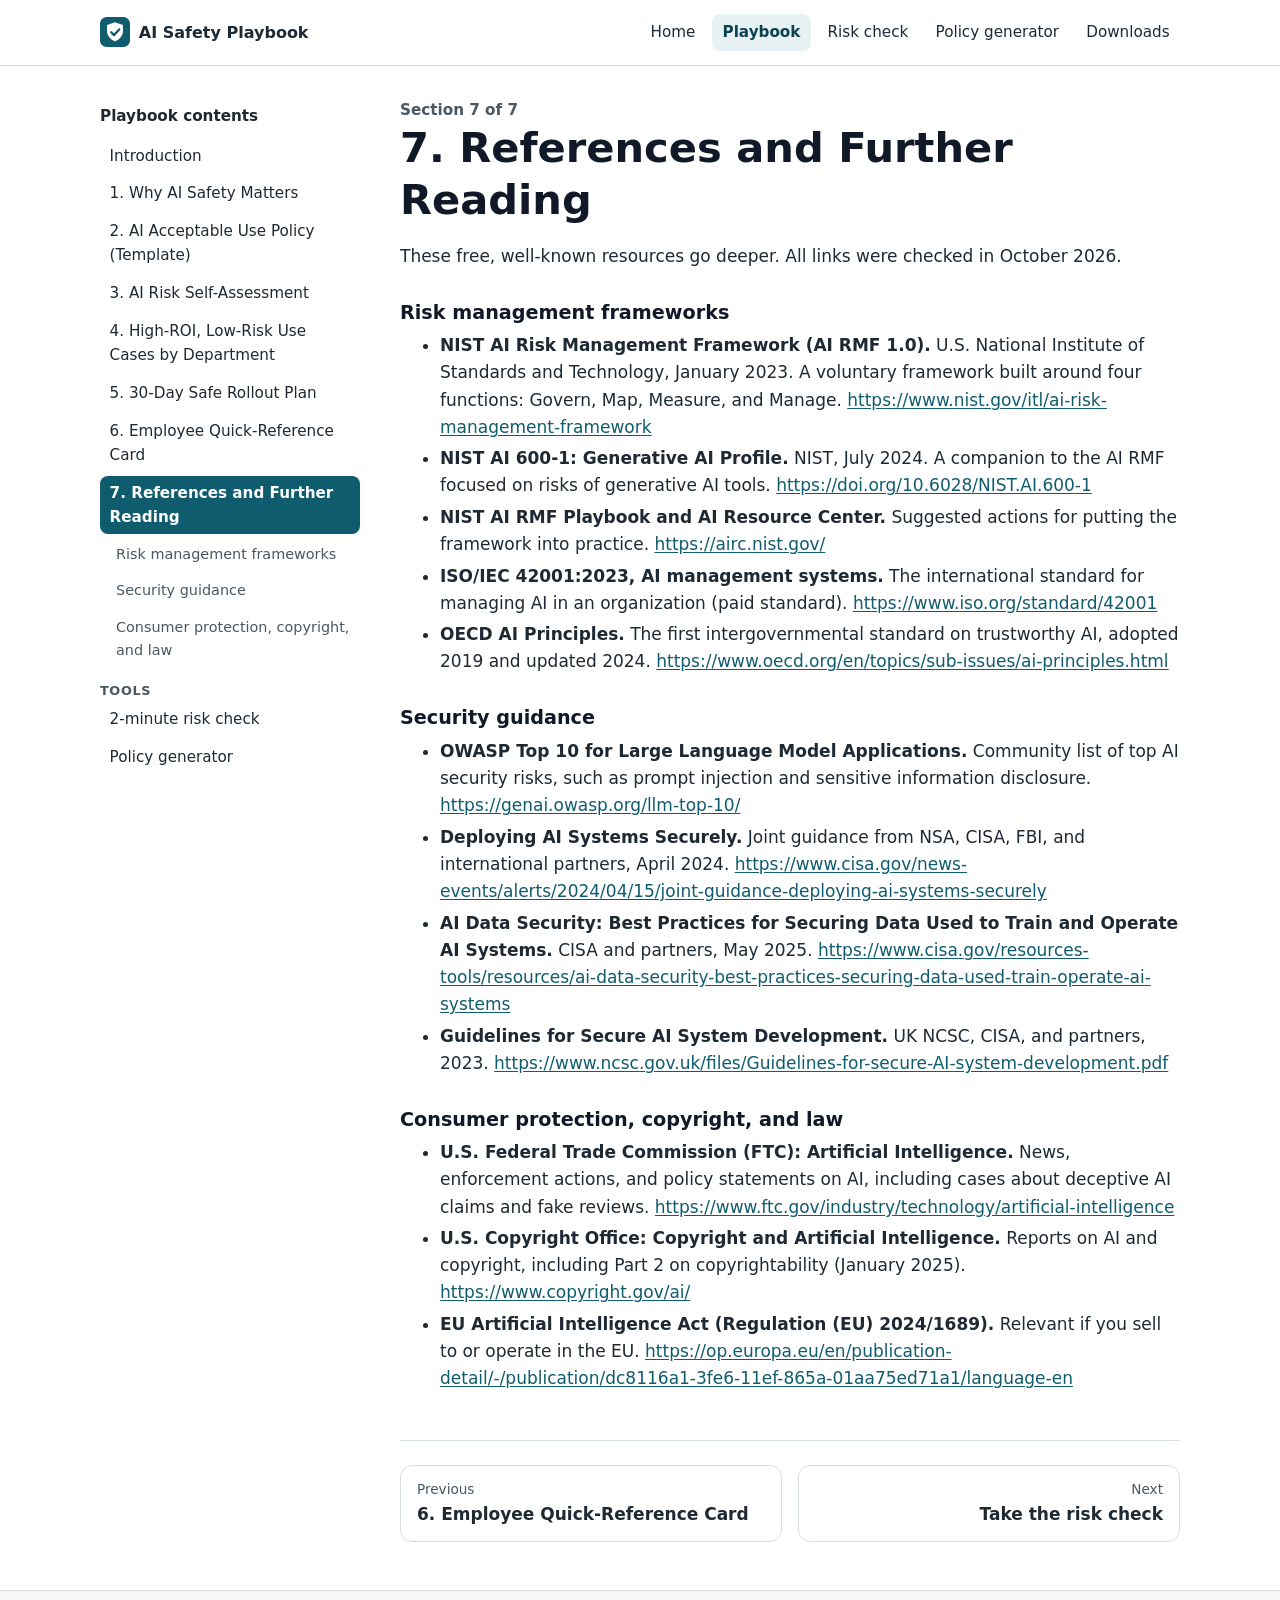
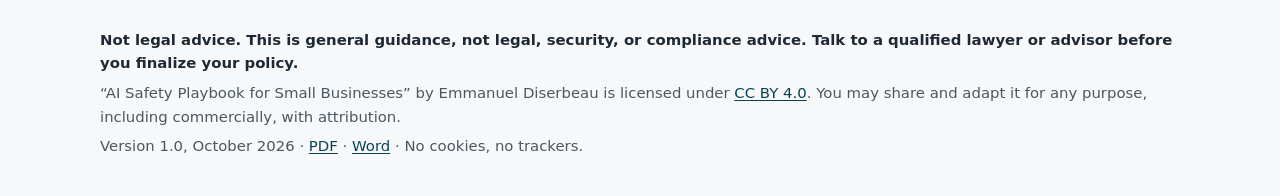
<file: references.html>
<!doctype html>
<html lang="en">
<head>
<meta charset="utf-8">
<meta name="viewport" content="width=device-width, initial-scale=1">
<title>7. References and Further Reading · AI Safety Playbook for Small Businesses</title>
<meta name="description" content="These free, well-known resources go deeper. All links were checked in October 2026.">
<meta name="author" content="Emmanuel Diserbeau">
<meta name="theme-color" content="#0F5C6E">
<meta name="referrer" content="no-referrer">
<meta http-equiv="Content-Security-Policy" content="default-src 'self'; img-src 'self' data:; style-src 'self'; script-src 'self'; connect-src 'none'; form-action 'none'; base-uri 'self'">
<link rel="icon" href="assets/favicon.svg" type="image/svg+xml">
<link rel="stylesheet" href="css/style.css">
<meta property="og:type" content="website">
<meta property="og:site_name" content="AI Safety Playbook for Small Businesses">
<meta property="og:title" content="7. References and Further Reading · AI Safety Playbook for Small Businesses">
<meta property="og:description" content="These free, well-known resources go deeper. All links were checked in October 2026.">
<meta property="og:image" content="https://venividivicila.github.io/ai-safety-playbook/assets/og-image.png">
<meta property="og:image:width" content="1200">
<meta property="og:image:height" content="630">
<meta property="og:image:alt" content="AI Safety Playbook for Small Businesses, by Emmanuel Diserbeau">
<meta name="twitter:card" content="summary_large_image">
<link rel="canonical" href="https://venividivicila.github.io/ai-safety-playbook/references.html">
<meta property="og:url" content="https://venividivicila.github.io/ai-safety-playbook/references.html">
</head>
<body class="">
<a class="skip-link" href="#main">Skip to main content</a>
<header class="site-header">
<div class="container">
<a class="brand" href="index.html"><img src="assets/favicon.svg" alt="" width="30" height="30"><span>AI Safety Playbook</span></a>
<nav class="site-nav" aria-label="Main">
<ul>
<li><a href="index.html">Home</a></li>
<li><a href="playbook.html" aria-current="page">Playbook</a></li>
<li><a href="assessment.html">Risk check</a></li>
<li><a href="policy.html">Policy generator</a></li>
<li><a href="index.html#downloads">Downloads</a></li>
</ul>
</nav>
</div>
</header>
<main id="main" tabindex="-1">
<div class="container doc-layout">
<aside class="doc-sidebar" aria-label="Playbook contents">
<details open>
<summary>Playbook contents <span class="toggle-hint muted">(tap to open/close)</span></summary>
<ol>
<li><a href="playbook.html">Introduction</a></li>
<li><a href="why-ai-safety-matters.html">1. Why AI Safety Matters</a></li><li><a href="acceptable-use-policy-template.html">2. AI Acceptable Use Policy (Template)</a></li><li><a href="risk-self-assessment.html">3. AI Risk Self-Assessment</a></li><li><a href="use-cases-by-department.html">4. High-ROI, Low-Risk Use Cases by Department</a></li><li><a href="30-day-rollout-plan.html">5. 30-Day Safe Rollout Plan</a></li><li><a href="employee-quick-reference.html">6. Employee Quick-Reference Card</a></li><li><a href="references.html" aria-current="page">7. References and Further Reading</a><ul class="toc-sub"><li><a href="#risk-management-frameworks">Risk management frameworks</a></li><li><a href="#security-guidance">Security guidance</a></li><li><a href="#consumer-protection-copyright-and-law">Consumer protection, copyright, and law</a></li></ul></li>
</ol>
<h2>Tools</h2>
<ul>
<li><a href="assessment.html">2-minute risk check</a></li>
<li><a href="policy.html">Policy generator</a></li>
</ul>
</details>
</aside>
<article class="doc-content">
<p class="kicker">Section 7 of 7</p>
<h1>7. References and Further Reading</h1>

<p>These free, well-known resources go deeper. All links were checked in October 2026.</p>
<h3 id="risk-management-frameworks">Risk management frameworks</h3>
<ul>
<li><strong>NIST AI Risk Management Framework (AI RMF 1.0).</strong> U.S. National Institute of Standards and Technology, January 2023. A voluntary framework built around four functions: Govern, Map, Measure, and Manage. <a href="https://www.nist.gov/itl/ai-risk-management-framework" rel="noopener">https://www.nist.gov/itl/ai-risk-management-framework</a></li>
<li><strong>NIST AI 600-1: Generative AI Profile.</strong> NIST, July 2024. A companion to the AI RMF focused on risks of generative AI tools. <a href="https://doi.org/10.6028/NIST.AI.600-1" rel="noopener">https://doi.org/10.6028/NIST.AI.600-1</a></li>
<li><strong>NIST AI RMF Playbook and AI Resource Center.</strong> Suggested actions for putting the framework into practice. <a href="https://airc.nist.gov/" rel="noopener">https://airc.nist.gov/</a></li>
<li><strong>ISO/IEC 42001:2023, AI management systems.</strong> The international standard for managing AI in an organization (paid standard). <a href="https://www.iso.org/standard/42001" rel="noopener">https://www.iso.org/standard/42001</a></li>
<li><strong>OECD AI Principles.</strong> The first intergovernmental standard on trustworthy AI, adopted 2019 and updated 2024. <a href="https://www.oecd.org/en/topics/sub-issues/ai-principles.html" rel="noopener">https://www.oecd.org/en/topics/sub-issues/ai-principles.html</a></li>
</ul>
<h3 id="security-guidance">Security guidance</h3>
<ul>
<li><strong>OWASP Top 10 for Large Language Model Applications.</strong> Community list of top AI security risks, such as prompt injection and sensitive information disclosure. <a href="https://genai.owasp.org/llm-top-10/" rel="noopener">https://genai.owasp.org/llm-top-10/</a></li>
<li><strong>Deploying AI Systems Securely.</strong> Joint guidance from NSA, CISA, FBI, and international partners, April 2024. <a href="https://www.cisa.gov/news-events/alerts/2024/04/15/joint-guidance-deploying-ai-systems-securely" rel="noopener">https://www.cisa.gov/news-events/alerts/2024/04/15/joint-guidance-deploying-ai-systems-securely</a></li>
<li><strong>AI Data Security: Best Practices for Securing Data Used to Train and Operate AI Systems.</strong> CISA and partners, May 2025. <a href="https://www.cisa.gov/resources-tools/resources/ai-data-security-best-practices-securing-data-used-train-operate-ai-systems" rel="noopener">https://www.cisa.gov/resources-tools/resources/ai-data-security-best-practices-securing-data-used-train-operate-ai-systems</a></li>
<li><strong>Guidelines for Secure AI System Development.</strong> UK NCSC, CISA, and partners, 2023. <a href="https://www.ncsc.gov.uk/files/Guidelines-for-secure-AI-system-development.pdf" rel="noopener">https://www.ncsc.gov.uk/files/Guidelines-for-secure-AI-system-development.pdf</a></li>
</ul>
<h3 id="consumer-protection-copyright-and-law">Consumer protection, copyright, and law</h3>
<ul>
<li><strong>U.S. Federal Trade Commission (FTC): Artificial Intelligence.</strong> News, enforcement actions, and policy statements on AI, including cases about deceptive AI claims and fake reviews. <a href="https://www.ftc.gov/industry/technology/artificial-intelligence" rel="noopener">https://www.ftc.gov/industry/technology/artificial-intelligence</a></li>
<li><strong>U.S. Copyright Office: Copyright and Artificial Intelligence.</strong> Reports on AI and copyright, including Part 2 on copyrightability (January 2025). <a href="https://www.copyright.gov/ai/" rel="noopener">https://www.copyright.gov/ai/</a></li>
<li><strong>EU Artificial Intelligence Act (Regulation (EU) 2024/1689).</strong> Relevant if you sell to or operate in the EU. <a href="https://op.europa.eu/en/publication-detail/-/publication/dc8116a1-3fe6-11ef-865a-01aa75ed71a1/language-en" rel="noopener">https://op.europa.eu/en/publication-detail/-/publication/dc8116a1-3fe6-11ef-865a-01aa75ed71a1/language-en</a></li>
</ul>
<nav class="pager" aria-label="Previous and next section">
<a class="prev" href="employee-quick-reference.html"><span>Previous</span><strong>6. Employee Quick-Reference Card</strong></a>
<a class="next" href="assessment.html"><span>Next</span><strong>Take the risk check</strong></a>
</nav>
</article>
</div>
</main>
<footer class="site-footer">
<div class="container">
<p class="legal">Not legal advice. This is general guidance, not legal, security, or compliance advice. Talk to a qualified lawyer or advisor before you finalize your policy.</p>
<p>“AI Safety Playbook for Small Businesses” by Emmanuel Diserbeau is licensed under <a href="https://creativecommons.org/licenses/by/4.0/" rel="license noopener">CC BY 4.0</a>. You may share and adapt it for any purpose, including commercially, with attribution.</p>
<p>Version 1.0, October 2026 · <a href="downloads/AI_Safety_Playbook.pdf">PDF</a> · <a href="downloads/AI_Safety_Playbook.docx">Word</a> · No cookies, no trackers.</p>
</div>
</footer>
<script src="js/site.js"></script>
</body>
</html>
</file>
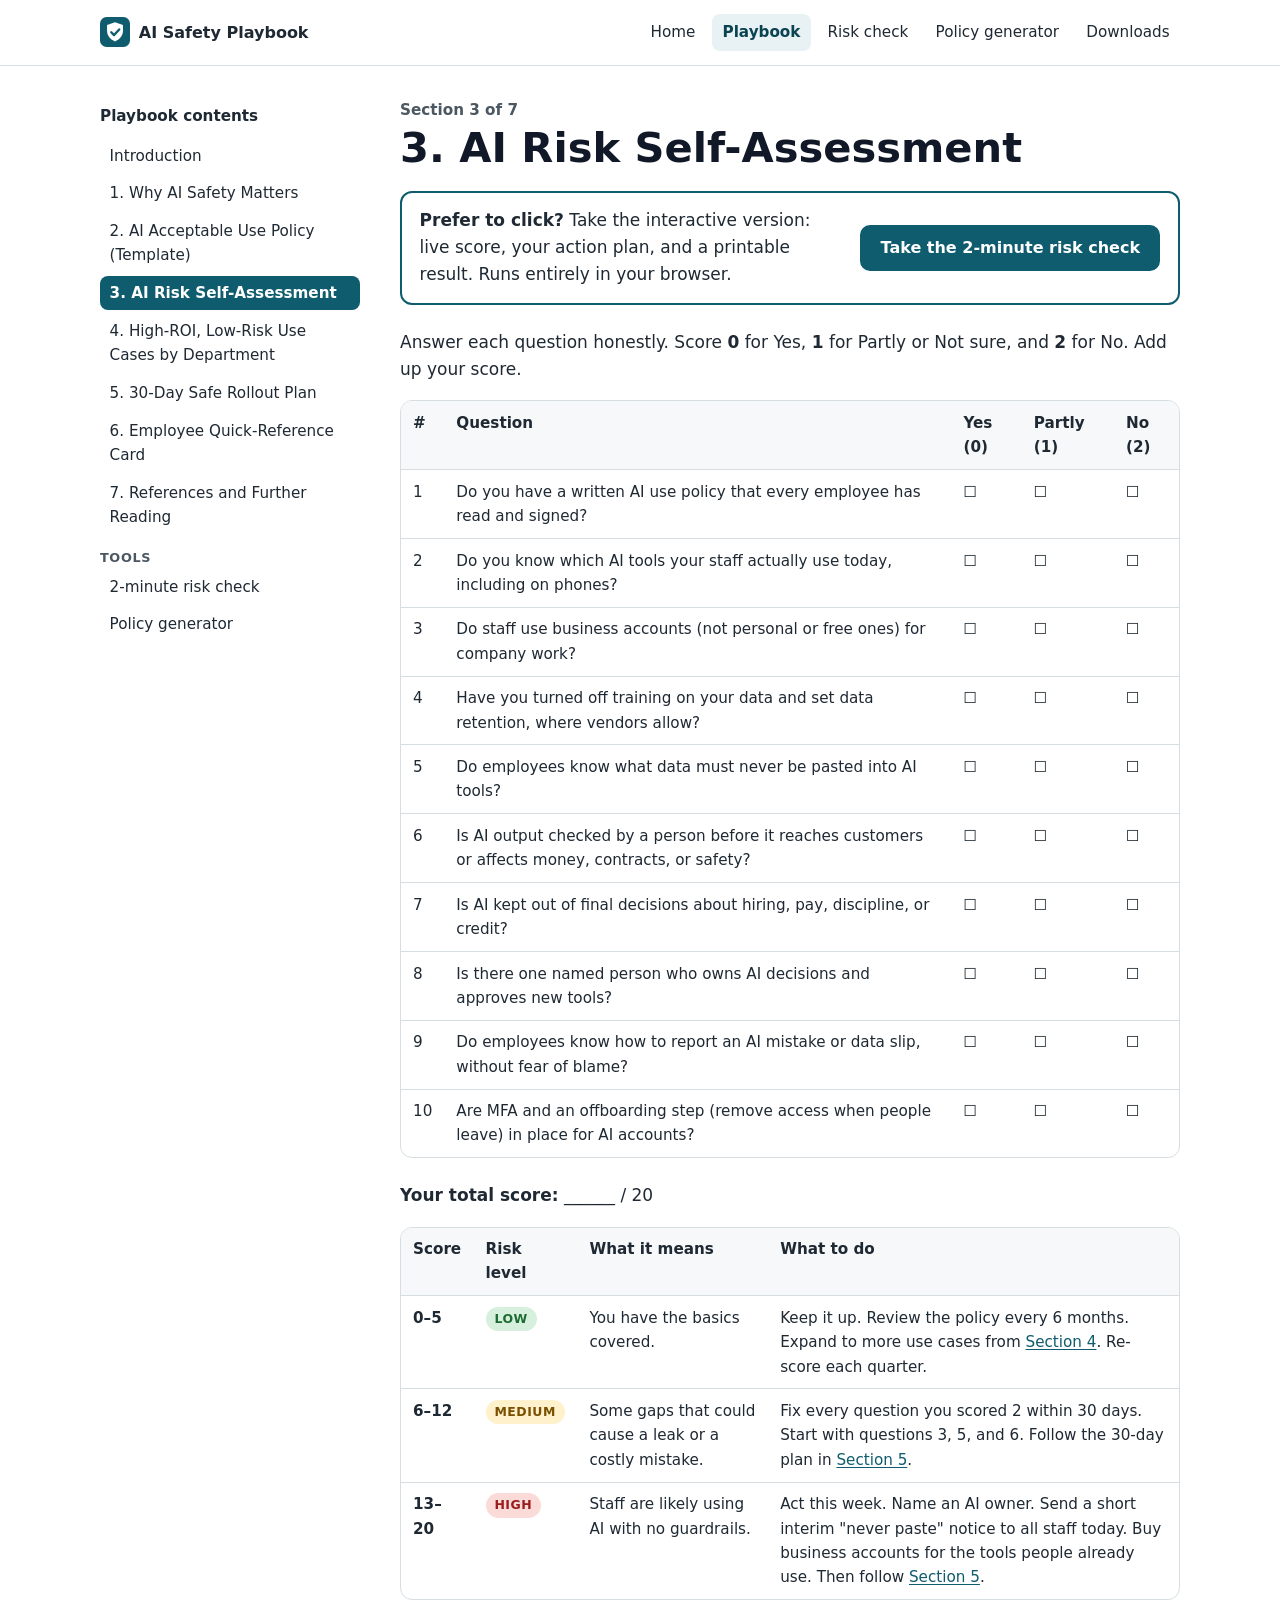
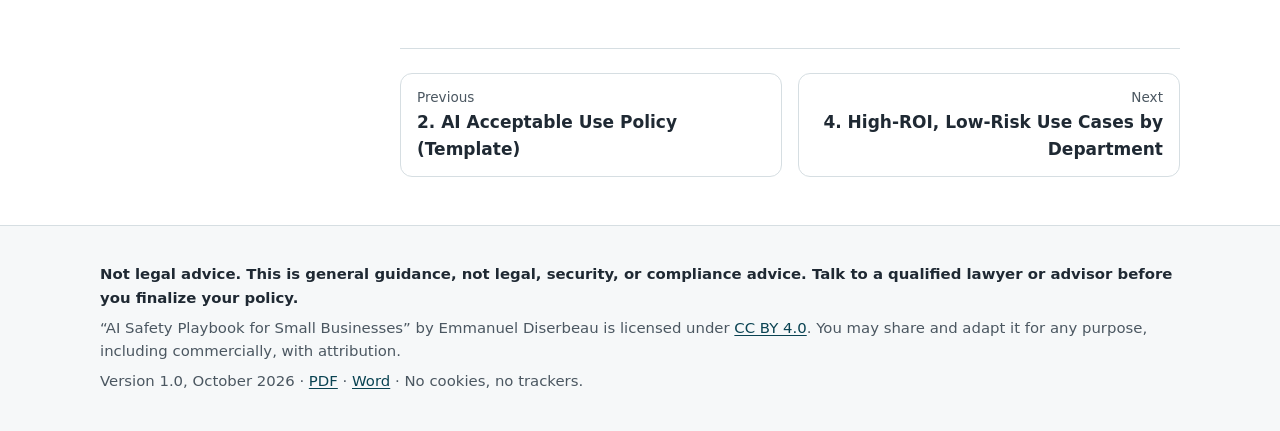
<file: risk-self-assessment.html>
<!doctype html>
<html lang="en">
<head>
<meta charset="utf-8">
<meta name="viewport" content="width=device-width, initial-scale=1">
<title>3. AI Risk Self-Assessment · AI Safety Playbook for Small Businesses</title>
<meta name="description" content="Answer each question honestly. Score 0 for Yes, 1 for Partly or Not sure, and 2 for No. Add up your score.">
<meta name="author" content="Emmanuel Diserbeau">
<meta name="theme-color" content="#0F5C6E">
<meta name="referrer" content="no-referrer">
<meta http-equiv="Content-Security-Policy" content="default-src 'self'; img-src 'self' data:; style-src 'self'; script-src 'self'; connect-src 'none'; form-action 'none'; base-uri 'self'">
<link rel="icon" href="assets/favicon.svg" type="image/svg+xml">
<link rel="stylesheet" href="css/style.css">
<meta property="og:type" content="website">
<meta property="og:site_name" content="AI Safety Playbook for Small Businesses">
<meta property="og:title" content="3. AI Risk Self-Assessment · AI Safety Playbook for Small Businesses">
<meta property="og:description" content="Answer each question honestly. Score 0 for Yes, 1 for Partly or Not sure, and 2 for No. Add up your score.">
<meta property="og:image" content="https://venividivicila.github.io/ai-safety-playbook/assets/og-image.png">
<meta property="og:image:width" content="1200">
<meta property="og:image:height" content="630">
<meta property="og:image:alt" content="AI Safety Playbook for Small Businesses, by Emmanuel Diserbeau">
<meta name="twitter:card" content="summary_large_image">
<link rel="canonical" href="https://venividivicila.github.io/ai-safety-playbook/risk-self-assessment.html">
<meta property="og:url" content="https://venividivicila.github.io/ai-safety-playbook/risk-self-assessment.html">
</head>
<body class="">
<a class="skip-link" href="#main">Skip to main content</a>
<header class="site-header">
<div class="container">
<a class="brand" href="index.html"><img src="assets/favicon.svg" alt="" width="30" height="30"><span>AI Safety Playbook</span></a>
<nav class="site-nav" aria-label="Main">
<ul>
<li><a href="index.html">Home</a></li>
<li><a href="playbook.html" aria-current="page">Playbook</a></li>
<li><a href="assessment.html">Risk check</a></li>
<li><a href="policy.html">Policy generator</a></li>
<li><a href="index.html#downloads">Downloads</a></li>
</ul>
</nav>
</div>
</header>
<main id="main" tabindex="-1">
<div class="container doc-layout">
<aside class="doc-sidebar" aria-label="Playbook contents">
<details open>
<summary>Playbook contents <span class="toggle-hint muted">(tap to open/close)</span></summary>
<ol>
<li><a href="playbook.html">Introduction</a></li>
<li><a href="why-ai-safety-matters.html">1. Why AI Safety Matters</a></li><li><a href="acceptable-use-policy-template.html">2. AI Acceptable Use Policy (Template)</a></li><li><a href="risk-self-assessment.html" aria-current="page">3. AI Risk Self-Assessment</a></li><li><a href="use-cases-by-department.html">4. High-ROI, Low-Risk Use Cases by Department</a></li><li><a href="30-day-rollout-plan.html">5. 30-Day Safe Rollout Plan</a></li><li><a href="employee-quick-reference.html">6. Employee Quick-Reference Card</a></li><li><a href="references.html">7. References and Further Reading</a></li>
</ol>
<h2>Tools</h2>
<ul>
<li><a href="assessment.html">2-minute risk check</a></li>
<li><a href="policy.html">Policy generator</a></li>
</ul>
</details>
</aside>
<article class="doc-content">
<p class="kicker">Section 3 of 7</p>
<h1>3. AI Risk Self-Assessment</h1>
<div class="tool-callout no-print"><p><strong>Prefer to click?</strong> Take the interactive version: live score, your action plan, and a printable result. Runs entirely in your browser.</p><a class="btn" href="assessment.html">Take the 2-minute risk check</a></div>
<p>Answer each question honestly. Score <strong>0</strong> for Yes, <strong>1</strong> for Partly or Not sure, and <strong>2</strong> for No. Add up your score.</p>
<div class="table-wrap" role="region" tabindex="0" aria-label="Table 1 (scrollable)"><table>
<thead>
<tr>
<th>#</th>
<th>Question</th>
<th>Yes (0)</th>
<th>Partly (1)</th>
<th>No (2)</th>
</tr>
</thead>
<tbody>
<tr>
<td>1</td>
<td>Do you have a written AI use policy that every employee has read and signed?</td>
<td>☐</td>
<td>☐</td>
<td>☐</td>
</tr>
<tr>
<td>2</td>
<td>Do you know which AI tools your staff actually use today, including on phones?</td>
<td>☐</td>
<td>☐</td>
<td>☐</td>
</tr>
<tr>
<td>3</td>
<td>Do staff use business accounts (not personal or free ones) for company work?</td>
<td>☐</td>
<td>☐</td>
<td>☐</td>
</tr>
<tr>
<td>4</td>
<td>Have you turned off training on your data and set data retention, where vendors allow?</td>
<td>☐</td>
<td>☐</td>
<td>☐</td>
</tr>
<tr>
<td>5</td>
<td>Do employees know what data must never be pasted into AI tools?</td>
<td>☐</td>
<td>☐</td>
<td>☐</td>
</tr>
<tr>
<td>6</td>
<td>Is AI output checked by a person before it reaches customers or affects money, contracts, or safety?</td>
<td>☐</td>
<td>☐</td>
<td>☐</td>
</tr>
<tr>
<td>7</td>
<td>Is AI kept out of final decisions about hiring, pay, discipline, or credit?</td>
<td>☐</td>
<td>☐</td>
<td>☐</td>
</tr>
<tr>
<td>8</td>
<td>Is there one named person who owns AI decisions and approves new tools?</td>
<td>☐</td>
<td>☐</td>
<td>☐</td>
</tr>
<tr>
<td>9</td>
<td>Do employees know how to report an AI mistake or data slip, without fear of blame?</td>
<td>☐</td>
<td>☐</td>
<td>☐</td>
</tr>
<tr>
<td>10</td>
<td>Are MFA and an offboarding step (remove access when people leave) in place for AI accounts?</td>
<td>☐</td>
<td>☐</td>
<td>☐</td>
</tr>
</tbody>
</table></div>
<p><strong>Your total score:</strong> ______ / 20</p>
<div class="table-wrap" role="region" tabindex="0" aria-label="Table 2 (scrollable)"><table>
<thead>
<tr>
<th>Score</th>
<th>Risk level</th>
<th>What it means</th>
<th>What to do</th>
</tr>
</thead>
<tbody>
<tr>
<td><strong>0–5</strong></td>
<td><span class="badge low">LOW</span></td>
<td>You have the basics covered.</td>
<td>Keep it up. Review the policy every 6 months. Expand to more use cases from <a href="use-cases-by-department.html">Section 4</a>. Re-score each quarter.</td>
</tr>
<tr>
<td><strong>6–12</strong></td>
<td><span class="badge medium">MEDIUM</span></td>
<td>Some gaps that could cause a leak or a costly mistake.</td>
<td>Fix every question you scored 2 within 30 days. Start with questions 3, 5, and 6. Follow the 30-day plan in <a href="30-day-rollout-plan.html">Section 5</a>.</td>
</tr>
<tr>
<td><strong>13–20</strong></td>
<td><span class="badge high">HIGH</span></td>
<td>Staff are likely using AI with no guardrails.</td>
<td>Act this week. Name an AI owner. Send a short interim "never paste" notice to all staff today. Buy business accounts for the tools people already use. Then follow <a href="30-day-rollout-plan.html">Section 5</a>.</td>
</tr>
</tbody>
</table></div>
<nav class="pager" aria-label="Previous and next section">
<a class="prev" href="acceptable-use-policy-template.html"><span>Previous</span><strong>2. AI Acceptable Use Policy (Template)</strong></a>
<a class="next" href="use-cases-by-department.html"><span>Next</span><strong>4. High-ROI, Low-Risk Use Cases by Department</strong></a>
</nav>
</article>
</div>
</main>
<footer class="site-footer">
<div class="container">
<p class="legal">Not legal advice. This is general guidance, not legal, security, or compliance advice. Talk to a qualified lawyer or advisor before you finalize your policy.</p>
<p>“AI Safety Playbook for Small Businesses” by Emmanuel Diserbeau is licensed under <a href="https://creativecommons.org/licenses/by/4.0/" rel="license noopener">CC BY 4.0</a>. You may share and adapt it for any purpose, including commercially, with attribution.</p>
<p>Version 1.0, October 2026 · <a href="downloads/AI_Safety_Playbook.pdf">PDF</a> · <a href="downloads/AI_Safety_Playbook.docx">Word</a> · No cookies, no trackers.</p>
</div>
</footer>
<script src="js/site.js"></script>
</body>
</html>
</file>
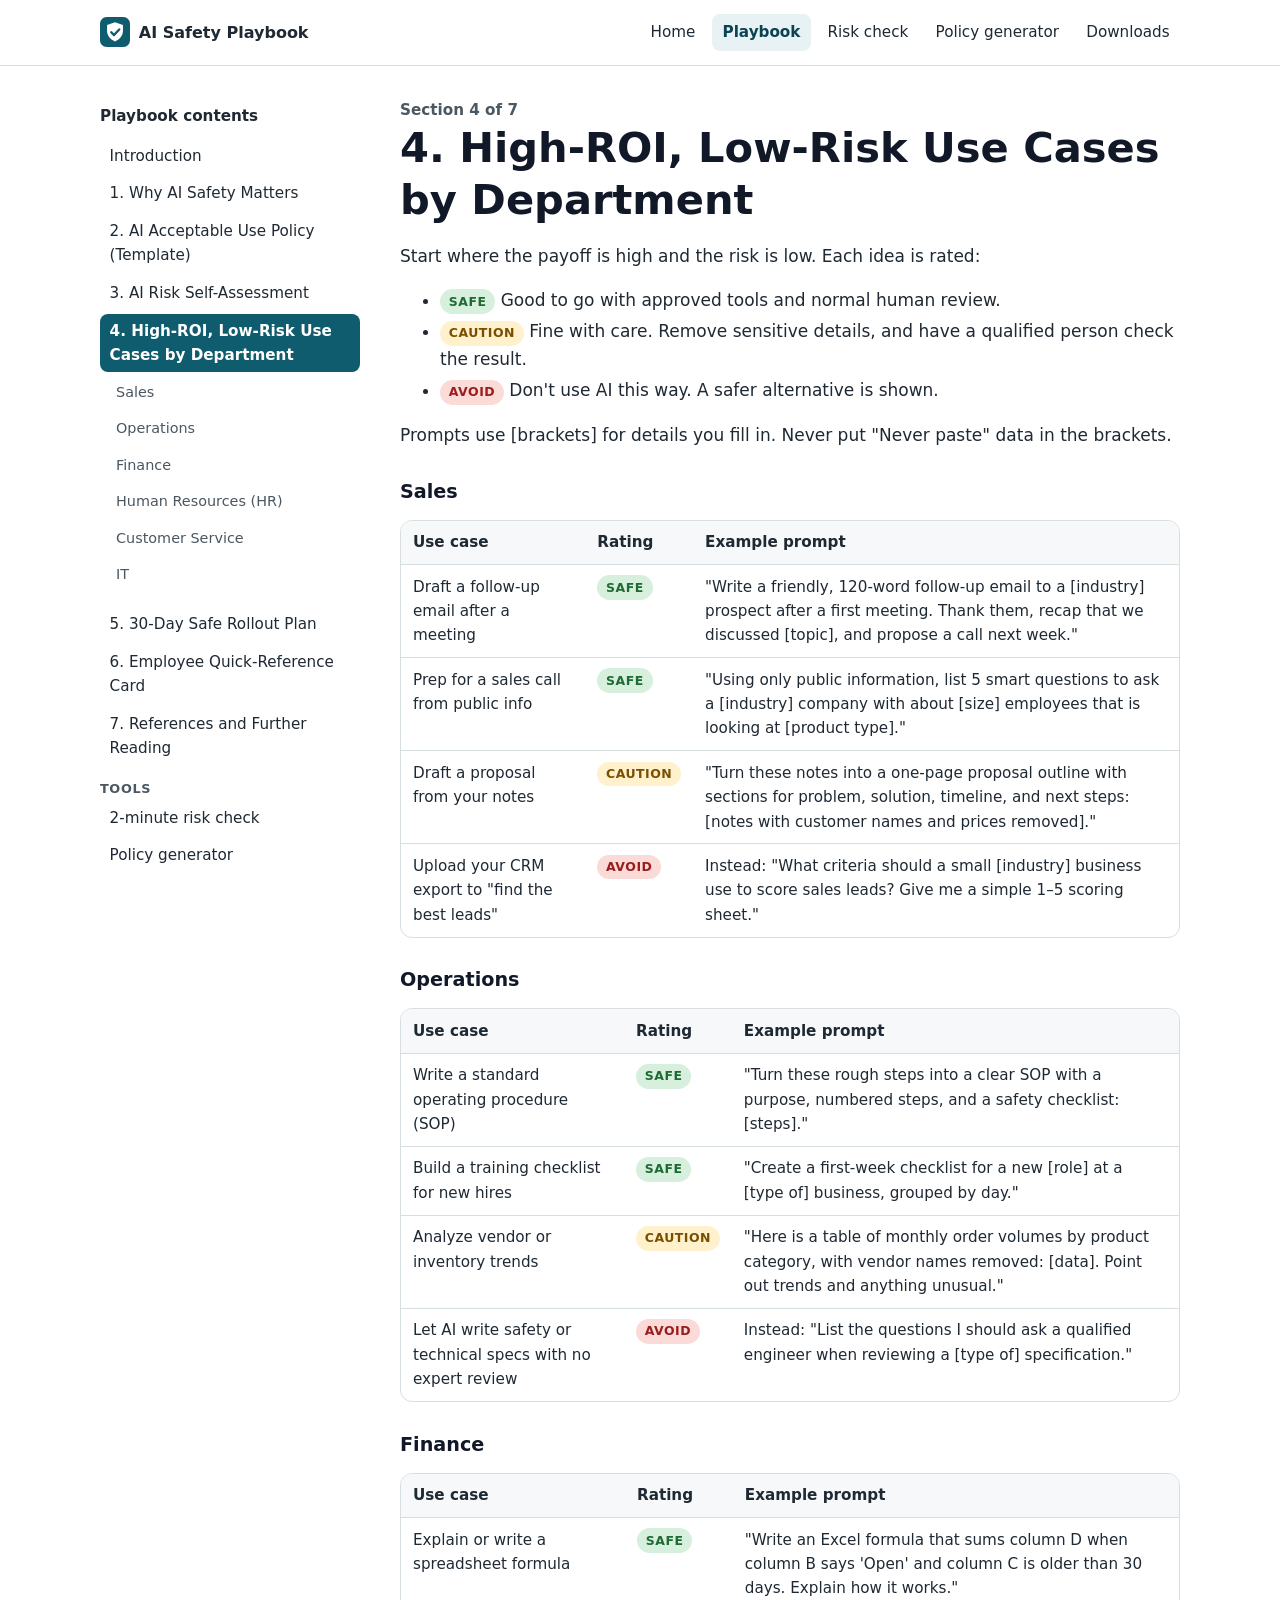
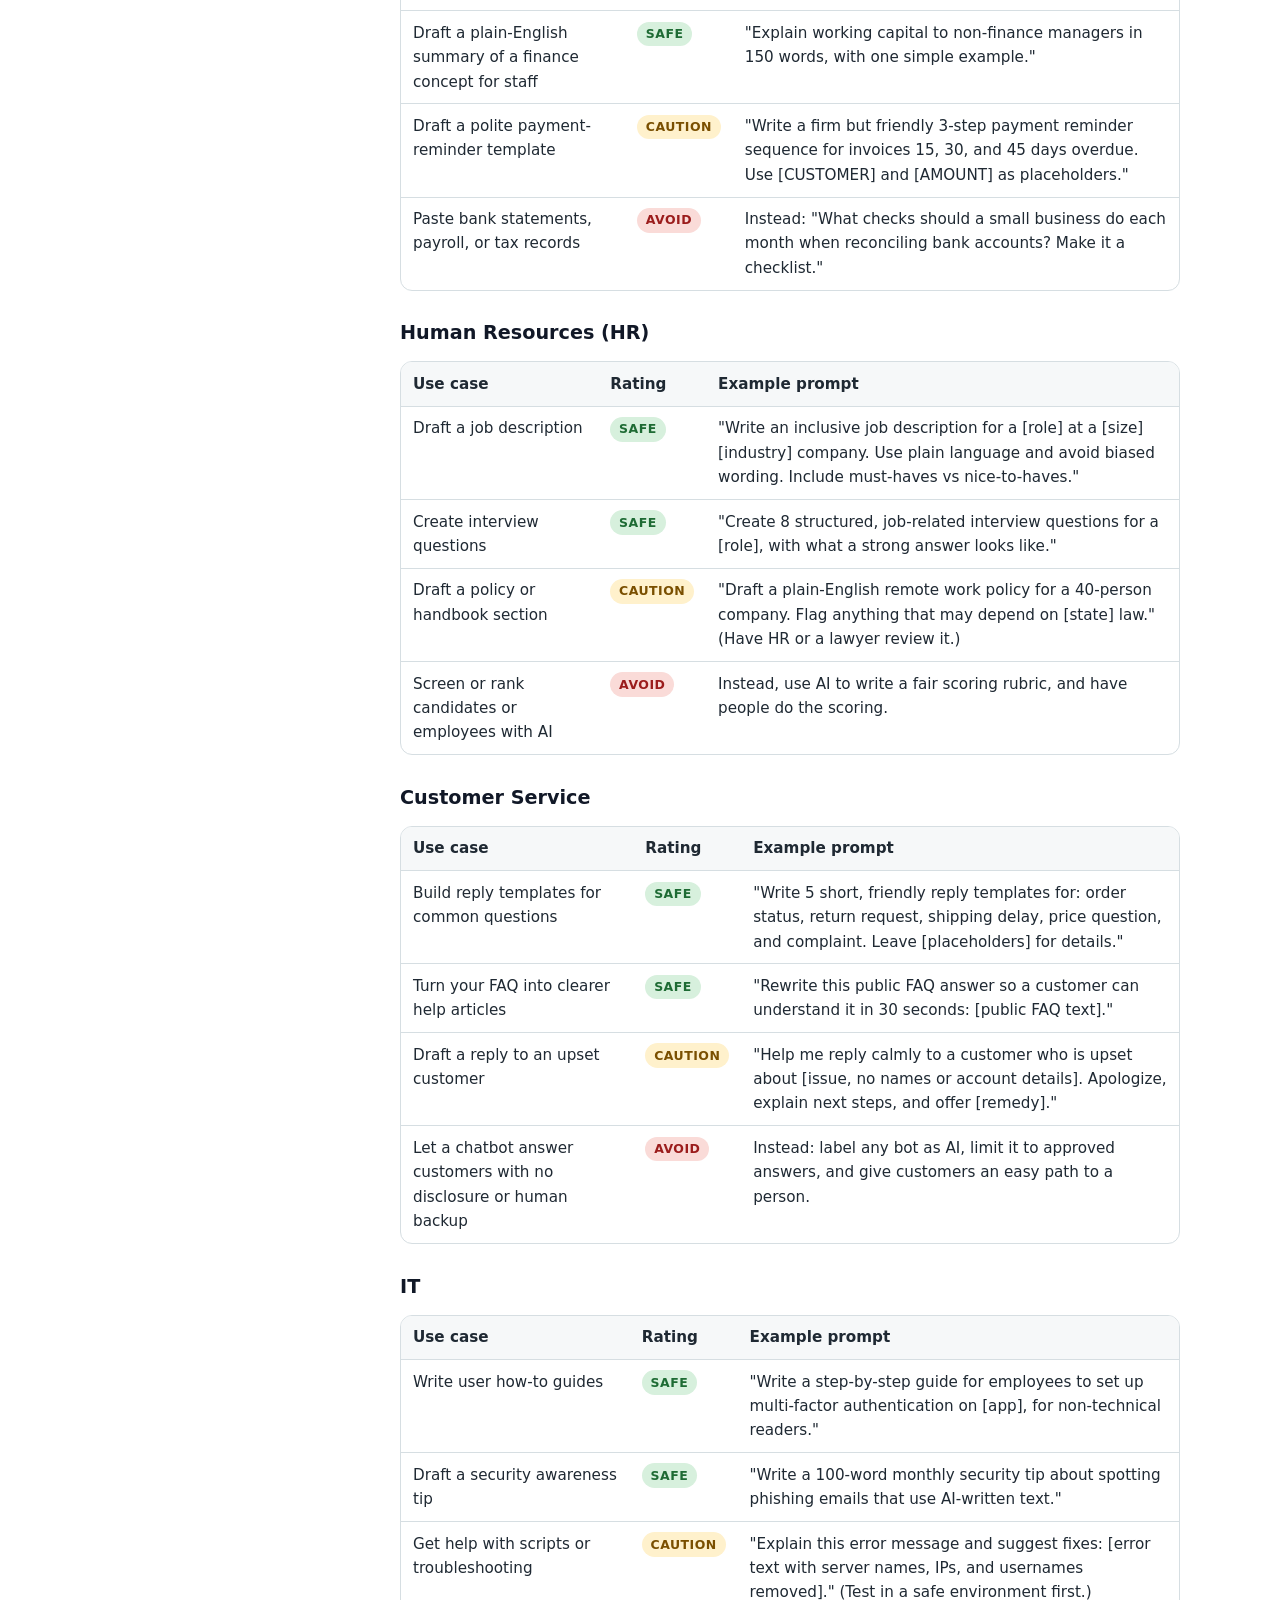
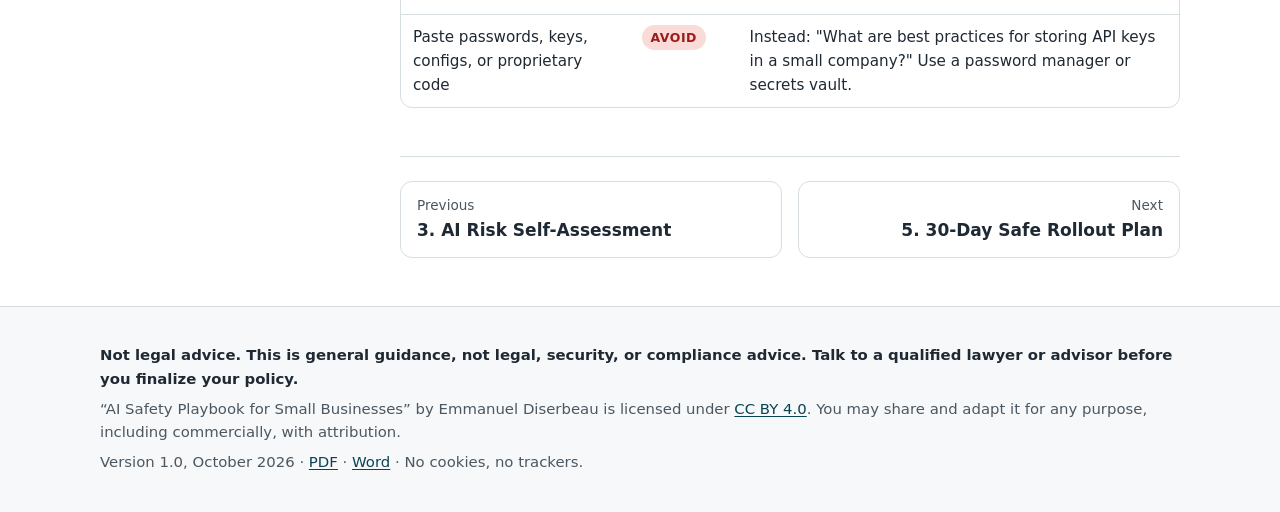
<file: use-cases-by-department.html>
<!doctype html>
<html lang="en">
<head>
<meta charset="utf-8">
<meta name="viewport" content="width=device-width, initial-scale=1">
<title>4. High-ROI, Low-Risk Use Cases by Department · AI Safety Playbook for Small Businesses</title>
<meta name="description" content="Start where the payoff is high and the risk is low. Each idea is rated:">
<meta name="author" content="Emmanuel Diserbeau">
<meta name="theme-color" content="#0F5C6E">
<meta name="referrer" content="no-referrer">
<meta http-equiv="Content-Security-Policy" content="default-src 'self'; img-src 'self' data:; style-src 'self'; script-src 'self'; connect-src 'none'; form-action 'none'; base-uri 'self'">
<link rel="icon" href="assets/favicon.svg" type="image/svg+xml">
<link rel="stylesheet" href="css/style.css">
<meta property="og:type" content="website">
<meta property="og:site_name" content="AI Safety Playbook for Small Businesses">
<meta property="og:title" content="4. High-ROI, Low-Risk Use Cases by Department · AI Safety Playbook for Small Businesses">
<meta property="og:description" content="Start where the payoff is high and the risk is low. Each idea is rated:">
<meta property="og:image" content="https://venividivicila.github.io/ai-safety-playbook/assets/og-image.png">
<meta property="og:image:width" content="1200">
<meta property="og:image:height" content="630">
<meta property="og:image:alt" content="AI Safety Playbook for Small Businesses, by Emmanuel Diserbeau">
<meta name="twitter:card" content="summary_large_image">
<link rel="canonical" href="https://venividivicila.github.io/ai-safety-playbook/use-cases-by-department.html">
<meta property="og:url" content="https://venividivicila.github.io/ai-safety-playbook/use-cases-by-department.html">
</head>
<body class="">
<a class="skip-link" href="#main">Skip to main content</a>
<header class="site-header">
<div class="container">
<a class="brand" href="index.html"><img src="assets/favicon.svg" alt="" width="30" height="30"><span>AI Safety Playbook</span></a>
<nav class="site-nav" aria-label="Main">
<ul>
<li><a href="index.html">Home</a></li>
<li><a href="playbook.html" aria-current="page">Playbook</a></li>
<li><a href="assessment.html">Risk check</a></li>
<li><a href="policy.html">Policy generator</a></li>
<li><a href="index.html#downloads">Downloads</a></li>
</ul>
</nav>
</div>
</header>
<main id="main" tabindex="-1">
<div class="container doc-layout">
<aside class="doc-sidebar" aria-label="Playbook contents">
<details open>
<summary>Playbook contents <span class="toggle-hint muted">(tap to open/close)</span></summary>
<ol>
<li><a href="playbook.html">Introduction</a></li>
<li><a href="why-ai-safety-matters.html">1. Why AI Safety Matters</a></li><li><a href="acceptable-use-policy-template.html">2. AI Acceptable Use Policy (Template)</a></li><li><a href="risk-self-assessment.html">3. AI Risk Self-Assessment</a></li><li><a href="use-cases-by-department.html" aria-current="page">4. High-ROI, Low-Risk Use Cases by Department</a><ul class="toc-sub"><li><a href="#sales">Sales</a></li><li><a href="#operations">Operations</a></li><li><a href="#finance">Finance</a></li><li><a href="#human-resources-hr">Human Resources (HR)</a></li><li><a href="#customer-service">Customer Service</a></li><li><a href="#it">IT</a></li></ul></li><li><a href="30-day-rollout-plan.html">5. 30-Day Safe Rollout Plan</a></li><li><a href="employee-quick-reference.html">6. Employee Quick-Reference Card</a></li><li><a href="references.html">7. References and Further Reading</a></li>
</ol>
<h2>Tools</h2>
<ul>
<li><a href="assessment.html">2-minute risk check</a></li>
<li><a href="policy.html">Policy generator</a></li>
</ul>
</details>
</aside>
<article class="doc-content">
<p class="kicker">Section 4 of 7</p>
<h1>4. High-ROI, Low-Risk Use Cases by Department</h1>

<p>Start where the payoff is high and the risk is low. Each idea is rated:</p>
<ul>
<li><span class="badge safe">SAFE</span> Good to go with approved tools and normal human review.</li>
<li><span class="badge caution">CAUTION</span> Fine with care. Remove sensitive details, and have a qualified person check the result.</li>
<li><span class="badge avoid">AVOID</span> Don't use AI this way. A safer alternative is shown.</li>
</ul>
<p>Prompts use [brackets] for details you fill in. Never put "Never paste" data in the brackets.</p>
<h3 id="sales">Sales</h3>
<div class="table-wrap" role="region" tabindex="0" aria-label="Table 1 (scrollable)"><table>
<thead>
<tr>
<th>Use case</th>
<th>Rating</th>
<th>Example prompt</th>
</tr>
</thead>
<tbody>
<tr>
<td>Draft a follow-up email after a meeting</td>
<td><span class="badge safe">SAFE</span></td>
<td>"Write a friendly, 120-word follow-up email to a [industry] prospect after a first meeting. Thank them, recap that we discussed [topic], and propose a call next week."</td>
</tr>
<tr>
<td>Prep for a sales call from public info</td>
<td><span class="badge safe">SAFE</span></td>
<td>"Using only public information, list 5 smart questions to ask a [industry] company with about [size] employees that is looking at [product type]."</td>
</tr>
<tr>
<td>Draft a proposal from your notes</td>
<td><span class="badge caution">CAUTION</span></td>
<td>"Turn these notes into a one-page proposal outline with sections for problem, solution, timeline, and next steps: [notes with customer names and prices removed]."</td>
</tr>
<tr>
<td>Upload your CRM export to "find the best leads"</td>
<td><span class="badge avoid">AVOID</span></td>
<td>Instead: "What criteria should a small [industry] business use to score sales leads? Give me a simple 1–5 scoring sheet."</td>
</tr>
</tbody>
</table></div>
<h3 id="operations">Operations</h3>
<div class="table-wrap" role="region" tabindex="0" aria-label="Table 2 (scrollable)"><table>
<thead>
<tr>
<th>Use case</th>
<th>Rating</th>
<th>Example prompt</th>
</tr>
</thead>
<tbody>
<tr>
<td>Write a standard operating procedure (SOP)</td>
<td><span class="badge safe">SAFE</span></td>
<td>"Turn these rough steps into a clear SOP with a purpose, numbered steps, and a safety checklist: [steps]."</td>
</tr>
<tr>
<td>Build a training checklist for new hires</td>
<td><span class="badge safe">SAFE</span></td>
<td>"Create a first-week checklist for a new [role] at a [type of] business, grouped by day."</td>
</tr>
<tr>
<td>Analyze vendor or inventory trends</td>
<td><span class="badge caution">CAUTION</span></td>
<td>"Here is a table of monthly order volumes by product category, with vendor names removed: [data]. Point out trends and anything unusual."</td>
</tr>
<tr>
<td>Let AI write safety or technical specs with no expert review</td>
<td><span class="badge avoid">AVOID</span></td>
<td>Instead: "List the questions I should ask a qualified engineer when reviewing a [type of] specification."</td>
</tr>
</tbody>
</table></div>
<h3 id="finance">Finance</h3>
<div class="table-wrap" role="region" tabindex="0" aria-label="Table 3 (scrollable)"><table>
<thead>
<tr>
<th>Use case</th>
<th>Rating</th>
<th>Example prompt</th>
</tr>
</thead>
<tbody>
<tr>
<td>Explain or write a spreadsheet formula</td>
<td><span class="badge safe">SAFE</span></td>
<td>"Write an Excel formula that sums column D when column B says 'Open' and column C is older than 30 days. Explain how it works."</td>
</tr>
<tr>
<td>Draft a plain-English summary of a finance concept for staff</td>
<td><span class="badge safe">SAFE</span></td>
<td>"Explain working capital to non-finance managers in 150 words, with one simple example."</td>
</tr>
<tr>
<td>Draft a polite payment-reminder template</td>
<td><span class="badge caution">CAUTION</span></td>
<td>"Write a firm but friendly 3-step payment reminder sequence for invoices 15, 30, and 45 days overdue. Use [CUSTOMER] and [AMOUNT] as placeholders."</td>
</tr>
<tr>
<td>Paste bank statements, payroll, or tax records</td>
<td><span class="badge avoid">AVOID</span></td>
<td>Instead: "What checks should a small business do each month when reconciling bank accounts? Make it a checklist."</td>
</tr>
</tbody>
</table></div>
<h3 id="human-resources-hr">Human Resources (HR)</h3>
<div class="table-wrap" role="region" tabindex="0" aria-label="Table 4 (scrollable)"><table>
<thead>
<tr>
<th>Use case</th>
<th>Rating</th>
<th>Example prompt</th>
</tr>
</thead>
<tbody>
<tr>
<td>Draft a job description</td>
<td><span class="badge safe">SAFE</span></td>
<td>"Write an inclusive job description for a [role] at a [size] [industry] company. Use plain language and avoid biased wording. Include must-haves vs nice-to-haves."</td>
</tr>
<tr>
<td>Create interview questions</td>
<td><span class="badge safe">SAFE</span></td>
<td>"Create 8 structured, job-related interview questions for a [role], with what a strong answer looks like."</td>
</tr>
<tr>
<td>Draft a policy or handbook section</td>
<td><span class="badge caution">CAUTION</span></td>
<td>"Draft a plain-English remote work policy for a 40-person company. Flag anything that may depend on [state] law." (Have HR or a lawyer review it.)</td>
</tr>
<tr>
<td>Screen or rank candidates or employees with AI</td>
<td><span class="badge avoid">AVOID</span></td>
<td>Instead, use AI to write a fair scoring rubric, and have people do the scoring.</td>
</tr>
</tbody>
</table></div>
<h3 id="customer-service">Customer Service</h3>
<div class="table-wrap" role="region" tabindex="0" aria-label="Table 5 (scrollable)"><table>
<thead>
<tr>
<th>Use case</th>
<th>Rating</th>
<th>Example prompt</th>
</tr>
</thead>
<tbody>
<tr>
<td>Build reply templates for common questions</td>
<td><span class="badge safe">SAFE</span></td>
<td>"Write 5 short, friendly reply templates for: order status, return request, shipping delay, price question, and complaint. Leave [placeholders] for details."</td>
</tr>
<tr>
<td>Turn your FAQ into clearer help articles</td>
<td><span class="badge safe">SAFE</span></td>
<td>"Rewrite this public FAQ answer so a customer can understand it in 30 seconds: [public FAQ text]."</td>
</tr>
<tr>
<td>Draft a reply to an upset customer</td>
<td><span class="badge caution">CAUTION</span></td>
<td>"Help me reply calmly to a customer who is upset about [issue, no names or account details]. Apologize, explain next steps, and offer [remedy]."</td>
</tr>
<tr>
<td>Let a chatbot answer customers with no disclosure or human backup</td>
<td><span class="badge avoid">AVOID</span></td>
<td>Instead: label any bot as AI, limit it to approved answers, and give customers an easy path to a person.</td>
</tr>
</tbody>
</table></div>
<h3 id="it">IT</h3>
<div class="table-wrap" role="region" tabindex="0" aria-label="Table 6 (scrollable)"><table>
<thead>
<tr>
<th>Use case</th>
<th>Rating</th>
<th>Example prompt</th>
</tr>
</thead>
<tbody>
<tr>
<td>Write user how-to guides</td>
<td><span class="badge safe">SAFE</span></td>
<td>"Write a step-by-step guide for employees to set up multi-factor authentication on [app], for non-technical readers."</td>
</tr>
<tr>
<td>Draft a security awareness tip</td>
<td><span class="badge safe">SAFE</span></td>
<td>"Write a 100-word monthly security tip about spotting phishing emails that use AI-written text."</td>
</tr>
<tr>
<td>Get help with scripts or troubleshooting</td>
<td><span class="badge caution">CAUTION</span></td>
<td>"Explain this error message and suggest fixes: [error text with server names, IPs, and usernames removed]." (Test in a safe environment first.)</td>
</tr>
<tr>
<td>Paste passwords, keys, configs, or proprietary code</td>
<td><span class="badge avoid">AVOID</span></td>
<td>Instead: "What are best practices for storing API keys in a small company?" Use a password manager or secrets vault.</td>
</tr>
</tbody>
</table></div>
<nav class="pager" aria-label="Previous and next section">
<a class="prev" href="risk-self-assessment.html"><span>Previous</span><strong>3. AI Risk Self-Assessment</strong></a>
<a class="next" href="30-day-rollout-plan.html"><span>Next</span><strong>5. 30-Day Safe Rollout Plan</strong></a>
</nav>
</article>
</div>
</main>
<footer class="site-footer">
<div class="container">
<p class="legal">Not legal advice. This is general guidance, not legal, security, or compliance advice. Talk to a qualified lawyer or advisor before you finalize your policy.</p>
<p>“AI Safety Playbook for Small Businesses” by Emmanuel Diserbeau is licensed under <a href="https://creativecommons.org/licenses/by/4.0/" rel="license noopener">CC BY 4.0</a>. You may share and adapt it for any purpose, including commercially, with attribution.</p>
<p>Version 1.0, October 2026 · <a href="downloads/AI_Safety_Playbook.pdf">PDF</a> · <a href="downloads/AI_Safety_Playbook.docx">Word</a> · No cookies, no trackers.</p>
</div>
</footer>
<script src="js/site.js"></script>
</body>
</html>
</file>
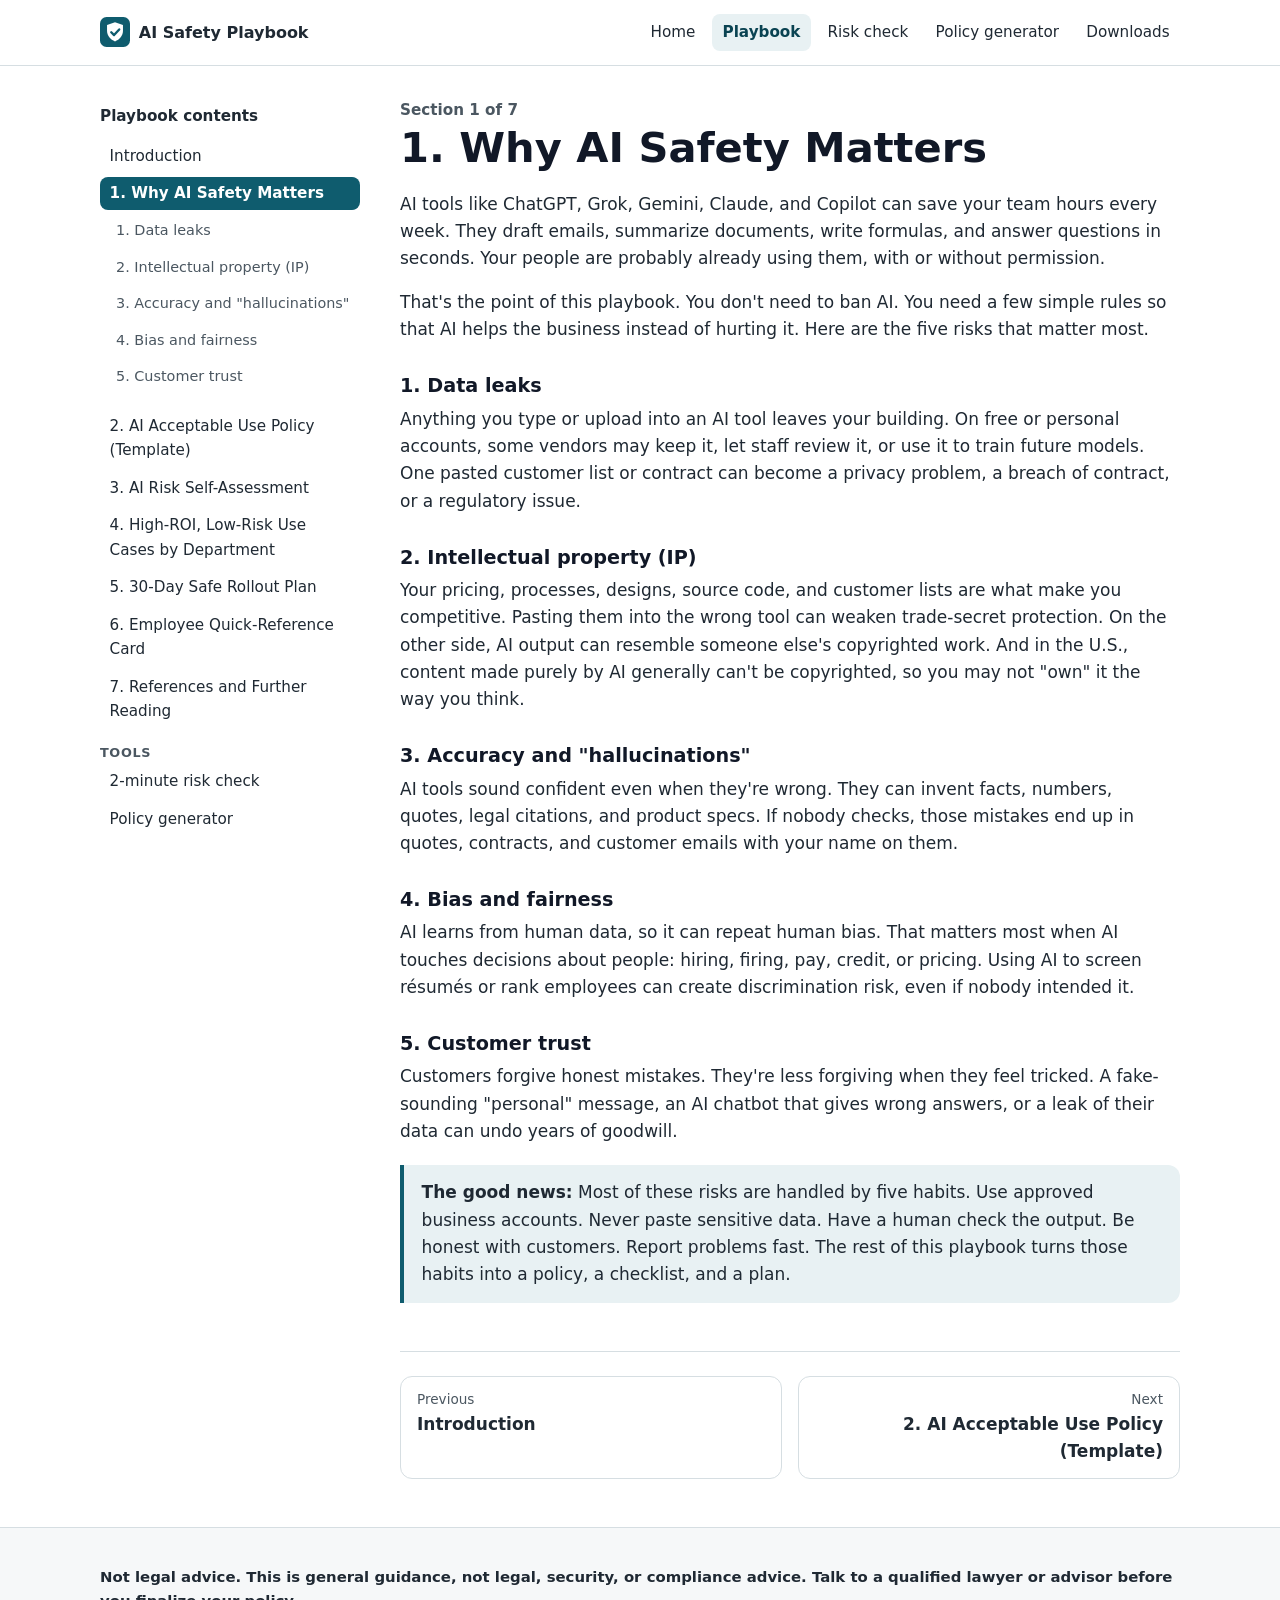
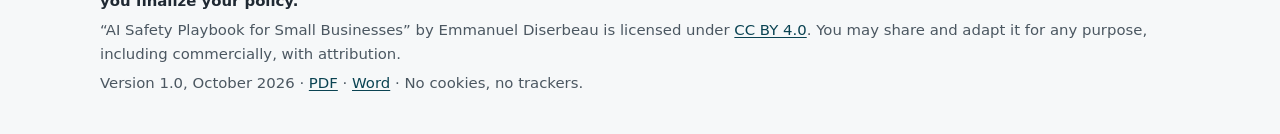
<file: why-ai-safety-matters.html>
<!doctype html>
<html lang="en">
<head>
<meta charset="utf-8">
<meta name="viewport" content="width=device-width, initial-scale=1">
<title>1. Why AI Safety Matters · AI Safety Playbook for Small Businesses</title>
<meta name="description" content="AI tools like ChatGPT, Grok, Gemini, Claude, and Copilot can save your team hours every week. They draft emails, summarize documents, write formulas, and answer questions in…">
<meta name="author" content="Emmanuel Diserbeau">
<meta name="theme-color" content="#0F5C6E">
<meta name="referrer" content="no-referrer">
<meta http-equiv="Content-Security-Policy" content="default-src 'self'; img-src 'self' data:; style-src 'self'; script-src 'self'; connect-src 'none'; form-action 'none'; base-uri 'self'">
<link rel="icon" href="assets/favicon.svg" type="image/svg+xml">
<link rel="stylesheet" href="css/style.css">
<meta property="og:type" content="website">
<meta property="og:site_name" content="AI Safety Playbook for Small Businesses">
<meta property="og:title" content="1. Why AI Safety Matters · AI Safety Playbook for Small Businesses">
<meta property="og:description" content="AI tools like ChatGPT, Grok, Gemini, Claude, and Copilot can save your team hours every week. They draft emails, summarize documents, write formulas, and answer questions in…">
<meta property="og:image" content="https://venividivicila.github.io/ai-safety-playbook/assets/og-image.png">
<meta property="og:image:width" content="1200">
<meta property="og:image:height" content="630">
<meta property="og:image:alt" content="AI Safety Playbook for Small Businesses, by Emmanuel Diserbeau">
<meta name="twitter:card" content="summary_large_image">
<link rel="canonical" href="https://venividivicila.github.io/ai-safety-playbook/why-ai-safety-matters.html">
<meta property="og:url" content="https://venividivicila.github.io/ai-safety-playbook/why-ai-safety-matters.html">
</head>
<body class="">
<a class="skip-link" href="#main">Skip to main content</a>
<header class="site-header">
<div class="container">
<a class="brand" href="index.html"><img src="assets/favicon.svg" alt="" width="30" height="30"><span>AI Safety Playbook</span></a>
<nav class="site-nav" aria-label="Main">
<ul>
<li><a href="index.html">Home</a></li>
<li><a href="playbook.html" aria-current="page">Playbook</a></li>
<li><a href="assessment.html">Risk check</a></li>
<li><a href="policy.html">Policy generator</a></li>
<li><a href="index.html#downloads">Downloads</a></li>
</ul>
</nav>
</div>
</header>
<main id="main" tabindex="-1">
<div class="container doc-layout">
<aside class="doc-sidebar" aria-label="Playbook contents">
<details open>
<summary>Playbook contents <span class="toggle-hint muted">(tap to open/close)</span></summary>
<ol>
<li><a href="playbook.html">Introduction</a></li>
<li><a href="why-ai-safety-matters.html" aria-current="page">1. Why AI Safety Matters</a><ul class="toc-sub"><li><a href="#1-data-leaks">1. Data leaks</a></li><li><a href="#2-intellectual-property-ip">2. Intellectual property (IP)</a></li><li><a href="#3-accuracy-and-hallucinations">3. Accuracy and "hallucinations"</a></li><li><a href="#4-bias-and-fairness">4. Bias and fairness</a></li><li><a href="#5-customer-trust">5. Customer trust</a></li></ul></li><li><a href="acceptable-use-policy-template.html">2. AI Acceptable Use Policy (Template)</a></li><li><a href="risk-self-assessment.html">3. AI Risk Self-Assessment</a></li><li><a href="use-cases-by-department.html">4. High-ROI, Low-Risk Use Cases by Department</a></li><li><a href="30-day-rollout-plan.html">5. 30-Day Safe Rollout Plan</a></li><li><a href="employee-quick-reference.html">6. Employee Quick-Reference Card</a></li><li><a href="references.html">7. References and Further Reading</a></li>
</ol>
<h2>Tools</h2>
<ul>
<li><a href="assessment.html">2-minute risk check</a></li>
<li><a href="policy.html">Policy generator</a></li>
</ul>
</details>
</aside>
<article class="doc-content">
<p class="kicker">Section 1 of 7</p>
<h1>1. Why AI Safety Matters</h1>

<p>AI tools like ChatGPT, Grok, Gemini, Claude, and Copilot can save your team hours every week. They draft emails, summarize documents, write formulas, and answer questions in seconds. Your people are probably already using them, with or without permission.</p>
<p>That's the point of this playbook. You don't need to ban AI. You need a few simple rules so that AI helps the business instead of hurting it. Here are the five risks that matter most.</p>
<h3 id="1-data-leaks">1. Data leaks</h3>
<p>Anything you type or upload into an AI tool leaves your building. On free or personal accounts, some vendors may keep it, let staff review it, or use it to train future models. One pasted customer list or contract can become a privacy problem, a breach of contract, or a regulatory issue.</p>
<h3 id="2-intellectual-property-ip">2. Intellectual property (IP)</h3>
<p>Your pricing, processes, designs, source code, and customer lists are what make you competitive. Pasting them into the wrong tool can weaken trade-secret protection. On the other side, AI output can resemble someone else's copyrighted work. And in the U.S., content made purely by AI generally can't be copyrighted, so you may not "own" it the way you think.</p>
<h3 id="3-accuracy-and-hallucinations">3. Accuracy and "hallucinations"</h3>
<p>AI tools sound confident even when they're wrong. They can invent facts, numbers, quotes, legal citations, and product specs. If nobody checks, those mistakes end up in quotes, contracts, and customer emails with your name on them.</p>
<h3 id="4-bias-and-fairness">4. Bias and fairness</h3>
<p>AI learns from human data, so it can repeat human bias. That matters most when AI touches decisions about people: hiring, firing, pay, credit, or pricing. Using AI to screen résumés or rank employees can create discrimination risk, even if nobody intended it.</p>
<h3 id="5-customer-trust">5. Customer trust</h3>
<p>Customers forgive honest mistakes. They're less forgiving when they feel tricked. A fake-sounding "personal" message, an AI chatbot that gives wrong answers, or a leak of their data can undo years of goodwill.</p>
<blockquote>
<p><strong>The good news:</strong> Most of these risks are handled by five habits. Use approved business accounts. Never paste sensitive data. Have a human check the output. Be honest with customers. Report problems fast. The rest of this playbook turns those habits into a policy, a checklist, and a plan.</p>
</blockquote>
<nav class="pager" aria-label="Previous and next section">
<a class="prev" href="playbook.html"><span>Previous</span><strong>Introduction</strong></a>
<a class="next" href="acceptable-use-policy-template.html"><span>Next</span><strong>2. AI Acceptable Use Policy (Template)</strong></a>
</nav>
</article>
</div>
</main>
<footer class="site-footer">
<div class="container">
<p class="legal">Not legal advice. This is general guidance, not legal, security, or compliance advice. Talk to a qualified lawyer or advisor before you finalize your policy.</p>
<p>“AI Safety Playbook for Small Businesses” by Emmanuel Diserbeau is licensed under <a href="https://creativecommons.org/licenses/by/4.0/" rel="license noopener">CC BY 4.0</a>. You may share and adapt it for any purpose, including commercially, with attribution.</p>
<p>Version 1.0, October 2026 · <a href="downloads/AI_Safety_Playbook.pdf">PDF</a> · <a href="downloads/AI_Safety_Playbook.docx">Word</a> · No cookies, no trackers.</p>
</div>
</footer>
<script src="js/site.js"></script>
</body>
</html>
</file>
<file: css/style.css>
/* AI Safety Playbook for Small Businesses — site styles. No external fonts or CDNs. */
:root {
  --accent: #0F5C6E;        /* 7.6:1 on white */
  --accent-dark: #0A4352;
  --accent-soft: #E8F1F3;
  --text: #1F2933;
  --muted: #4B5761;         /* 7.3:1 on white */
  --border: #D6DEE2;
  --bg: #FFFFFF;
  --bg-alt: #F6F8F9;
  --safe-bg: #D7F0DD; --safe-fg: #1E6B34;
  --caution-bg: #FFF1CC; --caution-fg: #7A4F00;
  --avoid-bg: #FADBD8; --avoid-fg: #9B1C1C;
  --radius: 12px;
  --shadow: 0 1px 2px rgba(16,24,40,.06), 0 1px 3px rgba(16,24,40,.08);
  --maxw: 1120px;
  --font: system-ui, -apple-system, "Segoe UI", Roboto, "Helvetica Neue", Arial, sans-serif;
}
*, *::before, *::after { box-sizing: border-box; }
html { -webkit-text-size-adjust: 100%; scroll-padding-top: 5rem; }
body { margin: 0; font-family: var(--font); font-size: 1.0625rem; line-height: 1.6; color: var(--text); background: var(--bg); }
img, svg { max-width: 100%; height: auto; }
a { color: var(--accent); text-underline-offset: 2px; }
a:hover { color: var(--accent-dark); }
:focus-visible { outline: 3px solid #E0A400; outline-offset: 2px; border-radius: 4px; }
h1, h2, h3, h4 { line-height: 1.25; color: #111827; }
h1 { font-size: clamp(1.8rem, 4vw, 2.6rem); margin: .2em 0 .4em; }
h2 { font-size: clamp(1.35rem, 2.6vw, 1.75rem); margin: 1.8em 0 .5em; }
h3 { font-size: 1.2rem; margin: 1.6em 0 .4em; }
p, ul, ol { margin: 0 0 1em; }
li { margin: .25em 0; }
code { background: var(--bg-alt); padding: .1em .3em; border-radius: 4px; }

.skip-link { position: absolute; left: -9999px; top: 0; background: var(--accent); color: #fff; padding: .6rem 1rem; z-index: 100; }
.skip-link:focus { left: .5rem; top: .5rem; color: #fff; }
.container { max-width: var(--maxw); margin: 0 auto; padding: 0 1.25rem; }
.visually-hidden { position: absolute !important; width: 1px; height: 1px; overflow: hidden; clip: rect(0 0 0 0); white-space: nowrap; }

/* Header */
.site-header { position: sticky; top: 0; z-index: 50; background: rgba(255,255,255,.96); border-bottom: 1px solid var(--border); backdrop-filter: blur(6px); }
.site-header .container { display: flex; align-items: center; justify-content: space-between; gap: .75rem 1.5rem; flex-wrap: wrap; padding-top: .6rem; padding-bottom: .6rem; }
.brand { display: flex; align-items: center; gap: .55rem; font-weight: 700; color: var(--text); text-decoration: none; font-size: 1rem; }
.brand img { width: 30px; height: 30px; }
.site-nav ul { list-style: none; margin: 0; padding: 0; display: flex; flex-wrap: wrap; gap: .25rem .4rem; }
.site-nav a { display: inline-block; padding: .4rem .65rem; border-radius: 8px; text-decoration: none; color: var(--text); font-size: .95rem; font-weight: 500; }
.site-nav a:hover { background: var(--accent-soft); color: var(--accent-dark); }
.site-nav a[aria-current="page"] { background: var(--accent-soft); color: var(--accent-dark); font-weight: 700; }

/* Buttons */
.btn { display: inline-flex; align-items: center; justify-content: center; gap: .45rem; padding: .7rem 1.15rem; border-radius: 10px; border: 2px solid var(--accent); background: var(--accent); color: #fff; font: inherit; font-weight: 650; font-size: 1rem; text-decoration: none; cursor: pointer; line-height: 1.2; min-height: 44px; }
.btn:hover { background: var(--accent-dark); border-color: var(--accent-dark); color: #fff; }
.btn.secondary { background: #fff; color: var(--accent); }
.btn.secondary:hover { background: var(--accent-soft); color: var(--accent-dark); }
.btn small { font-weight: 500; opacity: .85; font-size: .8em; }
.btn-row { display: flex; flex-wrap: wrap; gap: .75rem; margin: 1.25rem 0; }

/* Hero */
.hero { background: linear-gradient(180deg, var(--accent-soft), #fff); border-bottom: 1px solid var(--border); padding: 3.5rem 0 2.75rem; }
.hero .eyebrow { display: inline-block; font-size: .85rem; font-weight: 700; letter-spacing: .04em; text-transform: uppercase; color: var(--accent-dark); background: #fff; border: 1px solid var(--border); padding: .2rem .65rem; border-radius: 999px; }
.hero h1 { font-size: clamp(2rem, 5vw, 3.1rem); max-width: 20ch; }
.hero .lead { font-size: clamp(1.1rem, 2.2vw, 1.35rem); color: var(--muted); max-width: 60ch; margin-bottom: .5rem; }
.hero .byline { color: var(--muted); font-size: .95rem; }
.notice { border-left: 4px solid var(--accent); background: var(--bg-alt); padding: .85rem 1rem; border-radius: 0 var(--radius) var(--radius) 0; font-size: .97rem; }
.notice p:last-child { margin-bottom: 0; }

/* Cards */
.section-block { padding: 2.75rem 0; }
.section-block.alt { background: var(--bg-alt); border-top: 1px solid var(--border); border-bottom: 1px solid var(--border); }
.cards { list-style: none; padding: 0; margin: 1.25rem 0 0; display: grid; grid-template-columns: repeat(auto-fill, minmax(250px, 1fr)); gap: 1rem; }
.card { background: #fff; border: 1px solid var(--border); border-radius: var(--radius); padding: 1.15rem 1.2rem; box-shadow: var(--shadow); position: relative; display: flex; flex-direction: column; }
.card:hover { border-color: var(--accent); }
.card .num { display: inline-grid; place-items: center; width: 2rem; height: 2rem; border-radius: 50%; background: var(--accent); color: #fff; font-weight: 700; font-size: .95rem; margin-bottom: .6rem; }
.card h3 { margin: 0 0 .35rem; font-size: 1.1rem; }
.card h3 a { color: var(--text); text-decoration: none; }
.card h3 a::after { content: ""; position: absolute; inset: 0; border-radius: var(--radius); }
.card h3 a:focus-visible { outline: none; }
.card:focus-within { outline: 3px solid #E0A400; outline-offset: 2px; }
.card p { margin: 0; color: var(--muted); font-size: .97rem; }
.features { display: grid; grid-template-columns: repeat(auto-fit, minmax(220px, 1fr)); gap: 1rem; list-style: none; padding: 0; }
.features li { background: #fff; border: 1px solid var(--border); border-radius: var(--radius); padding: 1rem 1.1rem; }
.features strong { display: block; color: var(--accent-dark); }

/* Playbook layout */
.doc-layout { display: grid; grid-template-columns: 260px minmax(0, 1fr); gap: 2.5rem; padding-top: 2rem; padding-bottom: 3rem; }
.doc-sidebar { position: sticky; top: 4.75rem; align-self: start; max-height: calc(100vh - 6rem); overflow: auto; font-size: .95rem; }
.doc-sidebar details > summary { font-weight: 700; cursor: pointer; padding: .4rem 0; list-style: none; }
.doc-sidebar details > summary::-webkit-details-marker { display: none; }
.doc-sidebar ol, .doc-sidebar ul { list-style: none; padding: 0; margin: .25rem 0 1rem; }
.doc-sidebar a { display: block; padding: .3rem .6rem; border-radius: 8px; text-decoration: none; color: var(--text); }
.doc-sidebar a:hover { background: var(--accent-soft); }
.doc-sidebar a[aria-current="page"] { background: var(--accent); color: #fff; font-weight: 650; }
.doc-sidebar .toc-sub a { color: var(--muted); font-size: .9rem; padding-left: 1rem; }
.doc-sidebar h2 { font-size: .8rem; text-transform: uppercase; letter-spacing: .05em; color: var(--muted); margin: 1rem 0 .25rem; }
.doc-content { max-width: 78ch; }
.doc-content h1 { margin-top: 0; }
.doc-content blockquote { margin: 1.25rem 0; border-left: 4px solid var(--accent); background: var(--accent-soft); padding: .9rem 1.1rem; border-radius: 0 var(--radius) var(--radius) 0; }
.doc-content blockquote p:last-child { margin-bottom: 0; }
.kicker { color: var(--muted); font-weight: 600; font-size: .95rem; margin-bottom: 0; }
.tool-callout { display: flex; flex-wrap: wrap; align-items: center; gap: .75rem 1rem; background: #fff; border: 2px solid var(--accent); border-radius: var(--radius); padding: .9rem 1.1rem; margin: 1rem 0 1.5rem; }
.tool-callout p { margin: 0; flex: 1 1 260px; }
.table-wrap { overflow-x: auto; margin: 1rem 0 1.5rem; border: 1px solid var(--border); border-radius: var(--radius); }
table { border-collapse: collapse; width: 100%; font-size: .95rem; }
th, td { text-align: left; vertical-align: top; padding: .6rem .75rem; border-bottom: 1px solid var(--border); }
thead th { background: var(--bg-alt); font-weight: 700; }
tbody tr:last-child td { border-bottom: 0; }
.badge { display: inline-block; font-size: .78rem; font-weight: 800; letter-spacing: .04em; padding: .15rem .55rem; border-radius: 999px; white-space: nowrap; }
.badge.safe, .badge.low { background: var(--safe-bg); color: var(--safe-fg); }
.badge.caution, .badge.medium { background: var(--caution-bg); color: var(--caution-fg); }
.badge.avoid, .badge.high { background: var(--avoid-bg); color: var(--avoid-fg); }
ul.tasks { list-style: none; padding-left: 0; }
ul.tasks li { position: relative; padding-left: 1.9rem; }
ul.tasks li::before { content: ""; position: absolute; left: 0; top: .3em; width: 1.05rem; height: 1.05rem; border: 2px solid var(--accent); border-radius: 4px; background: #fff; }
.pager { display: grid; grid-template-columns: 1fr 1fr; gap: 1rem; margin-top: 3rem; padding-top: 1.5rem; border-top: 1px solid var(--border); }
.pager a { display: block; border: 1px solid var(--border); border-radius: var(--radius); padding: .8rem 1rem; text-decoration: none; }
.pager a:hover { border-color: var(--accent); background: var(--accent-soft); }
.pager span { display: block; font-size: .85rem; color: var(--muted); }
.pager .next { text-align: right; grid-column: 2; }
.pager strong { color: var(--text); }

/* Tools: assessment + policy */
.tool-page { padding-top: 2rem; padding-bottom: 3rem; }
.privacy { display: flex; gap: .6rem; align-items: flex-start; background: var(--safe-bg); color: #123F20; border-radius: var(--radius); padding: .75rem 1rem; font-size: .95rem; margin: 1rem 0 1.5rem; }
.privacy svg { flex: none; margin-top: .15rem; }
.assess-layout { display: grid; grid-template-columns: minmax(0, 1fr) 320px; gap: 2rem; align-items: start; }
.question { border: 1px solid var(--border); border-radius: var(--radius); padding: 1rem 1.1rem; margin: 0 0 1rem; background: #fff; }
.question.answered { border-color: #9CC3CC; background: #FBFDFD; }
.question legend { font-weight: 650; padding: 0 .25rem; display: flex; gap: .6rem; }
.question legend .qn { flex: none; display: inline-grid; place-items: center; width: 1.8rem; height: 1.8rem; border-radius: 50%; background: var(--accent-soft); color: var(--accent-dark); font-size: .9rem; }
.options { display: flex; flex-wrap: wrap; gap: .5rem; margin-top: .75rem; }
.options label { position: relative; display: inline-flex; align-items: center; gap: .45rem; border: 2px solid var(--border); border-radius: 10px; padding: .5rem .85rem; cursor: pointer; min-height: 44px; font-size: .97rem; }
.options input { accent-color: var(--accent); width: 1.1rem; height: 1.1rem; margin: 0; }
.options label:has(input:checked) { border-color: var(--accent); background: var(--accent-soft); font-weight: 650; }
.options label:has(input:focus-visible) { outline: 3px solid #E0A400; outline-offset: 2px; }
.options .pts { color: var(--muted); font-size: .85rem; font-weight: 500; }
.assess-layout > aside { align-self: stretch; }
.scorebox { position: sticky; top: 5rem; border: 1px solid var(--border); border-radius: var(--radius); padding: 1.1rem 1.2rem; background: #fff; box-shadow: var(--shadow); }
.scorebox .big { font-size: 2.6rem; font-weight: 800; line-height: 1; color: var(--accent-dark); }
.scorebox .big small { font-size: 1.1rem; color: var(--muted); font-weight: 600; }
.meter { height: 10px; border-radius: 999px; background: var(--bg-alt); border: 1px solid var(--border); overflow: hidden; margin: .75rem 0 .5rem; }
.meter > span { display: block; height: 100%; width: 0; background: var(--accent); transition: width .2s; }
.bands { list-style: none; padding: 0; margin: .75rem 0 0; font-size: .9rem; }
.bands li { display: flex; justify-content: space-between; gap: .5rem; padding: .2rem 0; }
.bands li.current { font-weight: 800; }
.result { border: 2px solid var(--accent); border-radius: var(--radius); padding: 1.25rem 1.4rem; margin: 1.5rem 0; background: #fff; }
.result[data-level="LOW"] { border-color: var(--safe-fg); }
.result[data-level="MEDIUM"] { border-color: #B07A00; }
.result[data-level="HIGH"] { border-color: var(--avoid-fg); }
.result h2 { margin-top: 0; display: flex; flex-wrap: wrap; align-items: center; gap: .6rem; }
.result .badge { font-size: .95rem; padding: .25rem .8rem; }
.result ol li { margin: .4rem 0; }
.muted { color: var(--muted); }

.policy-layout { display: grid; grid-template-columns: 360px minmax(0, 1fr); gap: 2rem; align-items: start; }
.policy-form { position: sticky; top: 5rem; border: 1px solid var(--border); border-radius: var(--radius); padding: 1.1rem 1.2rem; background: var(--bg-alt); max-height: calc(100vh - 6rem); overflow: auto; }
.field { margin-bottom: .9rem; }
.field label { display: block; font-weight: 650; margin-bottom: .25rem; font-size: .97rem; }
.field .hint { display: block; color: var(--muted); font-size: .85rem; margin-bottom: .3rem; }
.field input, .field select, .field textarea { width: 100%; font: inherit; font-size: 1rem; padding: .55rem .65rem; border: 2px solid #A9B6BD; border-radius: 8px; background: #fff; color: var(--text); min-height: 44px; }
.field input:focus, .field select:focus, .field textarea:focus { border-color: var(--accent); outline: 3px solid #E0A400; outline-offset: 1px; }
.field-row { display: grid; grid-template-columns: 1fr 1fr; gap: .6rem; }
.policy-form details { margin: .5rem 0 1rem; }
.policy-form summary { cursor: pointer; font-weight: 650; color: var(--accent-dark); padding: .3rem 0; }
.policy-output { border: 1px solid var(--border); border-radius: var(--radius); padding: 1.5rem 1.75rem; background: #fff; box-shadow: var(--shadow); }
.policy-output h2:first-child { margin-top: 0; }
.policy-output h2 { font-size: 1.5rem; }
.policy-output h3 { font-size: 1.1rem; }
mark.ph { background: #FFF1CC; color: #6B4500; padding: 0 .15em; border-radius: 3px; outline: 1px dashed #B07A00; }
.filled { background: var(--accent-soft); border-radius: 3px; padding: 0 .1em; }
.toolbar { display: flex; flex-wrap: wrap; gap: .5rem; margin-bottom: 1rem; }
.toolbar .btn { padding: .55rem .9rem; font-size: .95rem; }
.status { min-height: 1.5em; font-size: .95rem; color: var(--safe-fg); font-weight: 600; }
.remaining { font-size: .92rem; }

/* Footer */
.site-footer { border-top: 1px solid var(--border); background: var(--bg-alt); padding: 2rem 0; font-size: .93rem; color: var(--muted); }
.site-footer p { margin: .35rem 0; }
.site-footer a { color: var(--accent-dark); }
.site-footer .legal { font-weight: 700; color: var(--text); }

@media (max-width: 900px) {
  .doc-layout, .assess-layout, .policy-layout { grid-template-columns: minmax(0, 1fr); gap: 1.25rem; }
  .doc-sidebar, .policy-form { position: static; max-height: none; }
  .doc-sidebar { border: 1px solid var(--border); border-radius: var(--radius); padding: .4rem .9rem; }
  .doc-sidebar details:not([open]) > *:not(summary) { display: none; }
  .assess-layout > aside { align-self: stretch; }
.scorebox { position: sticky; top: auto; bottom: 0; z-index: 20; border-radius: var(--radius) var(--radius) 0 0; padding: .7rem 1rem; display: grid; grid-template-columns: auto 1fr; align-items: center; gap: 0 1rem; }
  .scorebox .bands, .scorebox h2 { display: none; }
  .scorebox .big { font-size: 1.8rem; grid-row: span 2; }
  .scorebox .meter { margin: .3rem 0; }
  .assess-layout aside { order: 2; position: sticky; bottom: 0; }
}
@media (min-width: 901px) { .doc-sidebar details > summary { pointer-events: none; } .doc-sidebar details > summary .toggle-hint { display: none; } }
@media (max-width: 560px) {
  body { font-size: 1rem; }
  .site-header { position: static; }
  html { scroll-padding-top: 1rem; }
  .hero { padding: 2.25rem 0 2rem; }
  .btn-row .btn { flex: 1 1 100%; }
  .site-nav a { padding: .35rem .5rem; font-size: .9rem; }
  .pager { grid-template-columns: 1fr; }
  .pager .next { grid-column: 1; }
  .field-row { grid-template-columns: 1fr; }
  .policy-output { padding: 1rem; }
}

@media print {
  .site-header, .no-print, .doc-sidebar, .pager, .skip-link, .policy-form, .toolbar, .scorebox, .privacy .no-print { display: none !important; }
  body { font-size: 11pt; color: #000; }
  a { color: #000; }
  .doc-layout, .assess-layout, .policy-layout { display: block; padding: 0; }
  .policy-output { border: 0; box-shadow: none; padding: 0; }
  mark.ph, .filled { background: none; outline: 0; }
  .question { break-inside: avoid; padding: .4rem .6rem; margin-bottom: .4rem; }
  .question .options label:not(:has(input:checked)) { display: none; }
  .result { break-inside: avoid; }
  .site-footer { background: none; padding: 1rem 0 0; }
  .table-wrap { overflow: visible; border: 0; }
  th, td { border: 1px solid #999; }
  body.print-policy .tool-intro, body.print-policy .privacy { display: none; }
}
</file>
